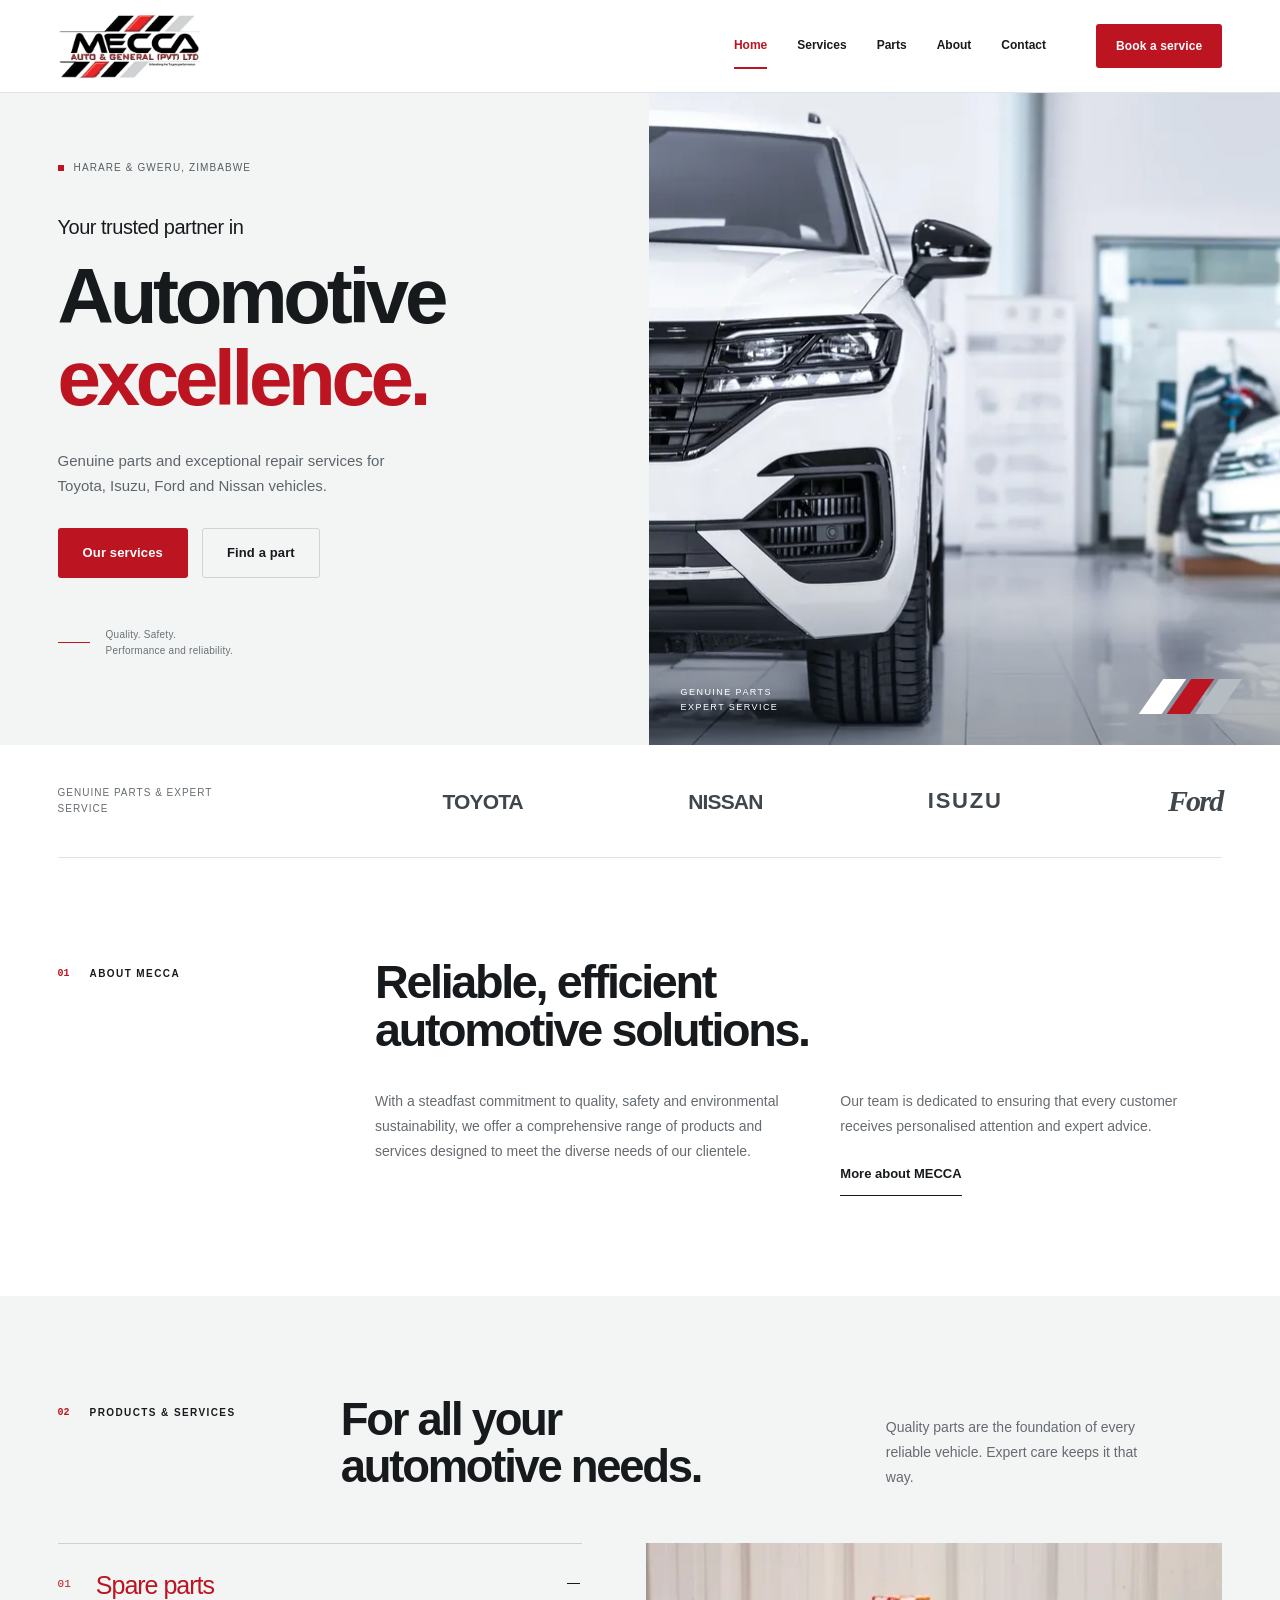
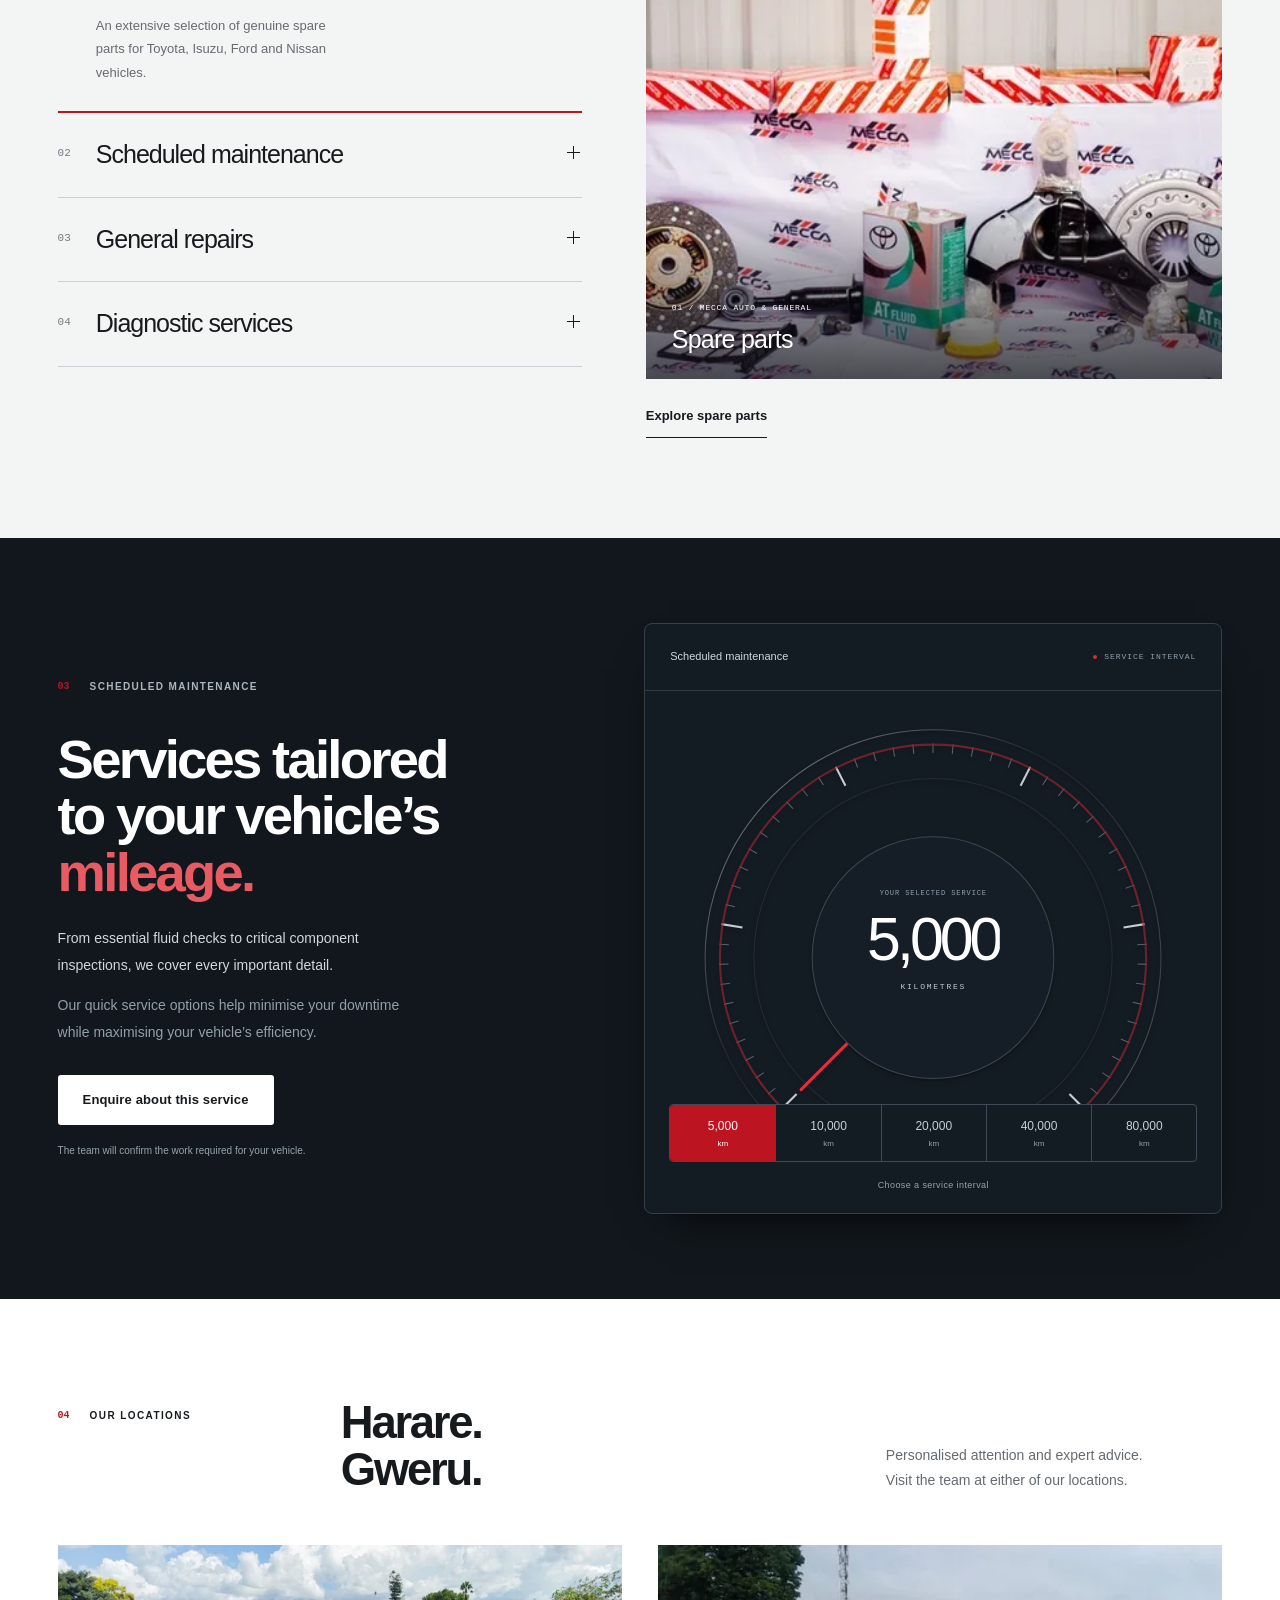
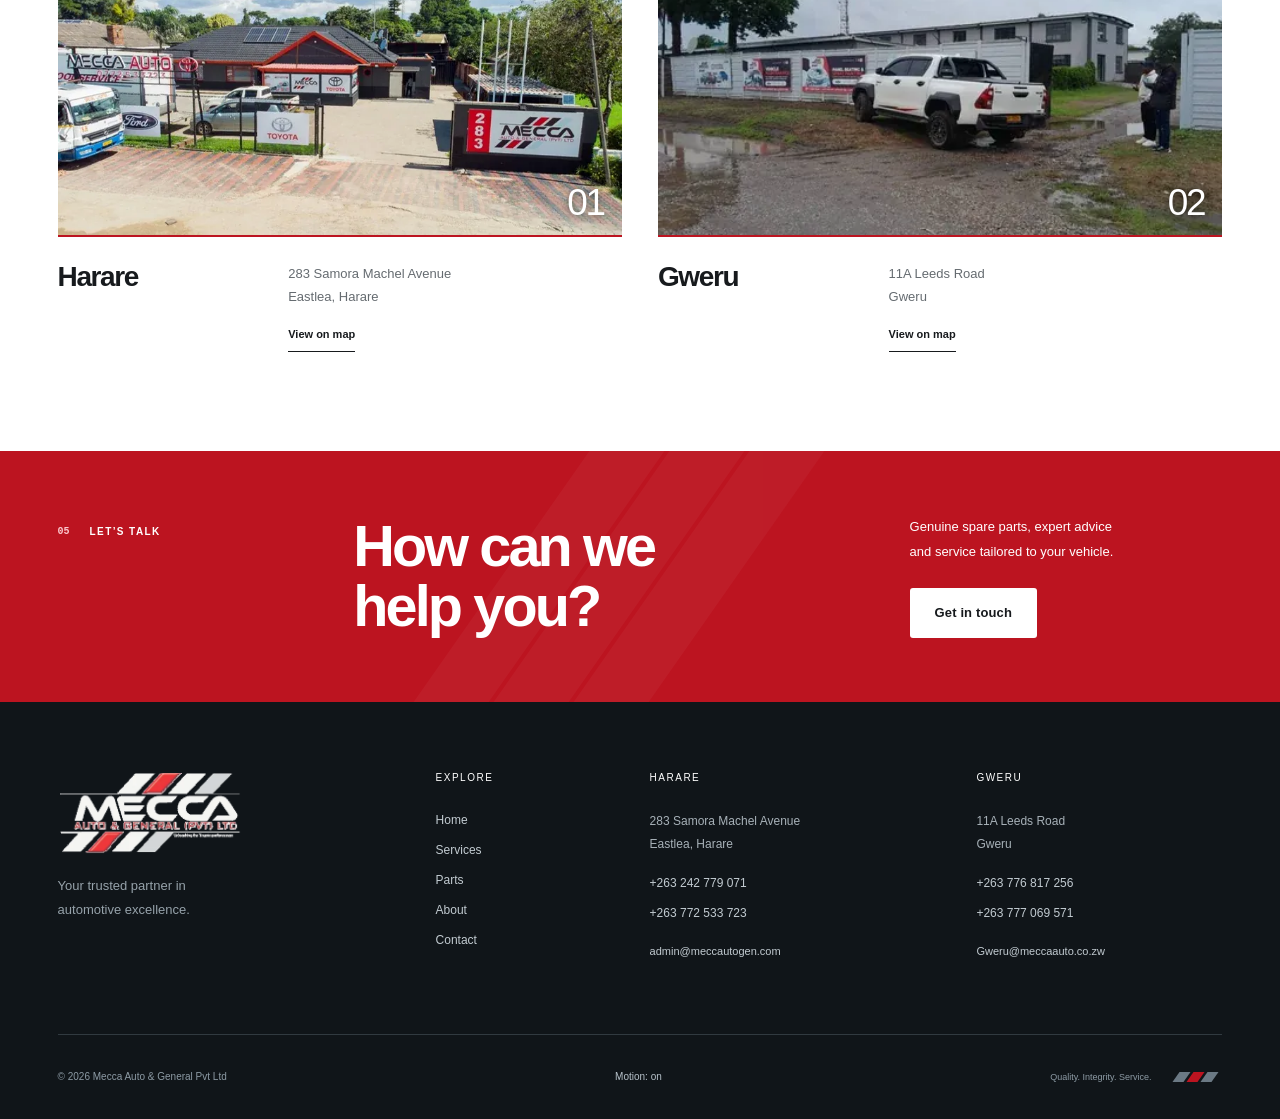
<file: index.html>
<!doctype html><html lang="en-ZW"><head><meta charset="utf-8"><meta name="viewport" content="width=device-width,initial-scale=1"><meta name="theme-color" content="#ffffff"><title>Your trusted partner in automotive excellence | MECCA Auto & General</title><meta name="description" content="Genuine parts and expert automotive services for Toyota, Isuzu, Ford and Nissan. Visit MECCA Auto &amp; General in Harare and Gweru."><link rel="canonical" href="https://mecca-auto-general.onrender.com/"><meta property="og:type" content="website"><meta property="og:title" content="Your trusted partner in automotive excellence | MECCA Auto & General"><meta property="og:description" content="Genuine parts and expert automotive services for Toyota, Isuzu, Ford and Nissan. Visit MECCA Auto &amp; General in Harare and Gweru."><meta property="og:url" content="https://mecca-auto-general.onrender.com/"><meta property="og:image" content="https://mecca-auto-general.onrender.com/assets/images/hero.webp"><meta property="og:locale" content="en_ZW"><meta name="twitter:card" content="summary_large_image"><link rel="icon" href="/favicon.svg" type="image/svg+xml"><link rel="stylesheet" href="/assets/site.css?v=0707eea311"><script src="/assets/site.js?v=1b02e62ab3" defer></script><script type="application/ld+json">{"@context":"https://schema.org","@type":"AutoRepair","name":"MECCA Auto & General","url":"https://mecca-auto-general.onrender.com","telephone":"+263242779071","email":"admin@meccautogen.com","image":"https://mecca-auto-general.onrender.com/assets/images/harare.webp","address":{"@type":"PostalAddress","streetAddress":"283 Samora Machel Avenue, Eastlea","addressLocality":"Harare","addressCountry":"ZW"}}</script></head><body data-page="home"><a class="skip-link" href="#main">Skip to content</a><header class="site-header"><div class="reading-progress" aria-hidden="true"></div><div class="header-inner wrap"><a class="wordmark" href="/" aria-label="MECCA Auto and General home"><img src="/assets/images/mecca-logo.webp"  width="376" height="172" alt="MECCA Auto &amp; General" decoding="async" ></a><nav class="desktop-nav" aria-label="Main navigation"><a href="/" aria-current="page">Home</a><a href="/services/" >Services</a><a href="/parts/" >Parts</a><a href="/about/" >About</a><a href="/contact/" >Contact</a></nav><div class="header-actions"><a class="button button--primary" href="/contact/?enquiry=Scheduled%20maintenance" ><span>Book a service</span></a><button class="menu-toggle" type="button" aria-expanded="false" aria-controls="mobile-menu" aria-label="Open menu"><span class="menu-word">Menu</span><span class="menu-lines" aria-hidden="true"><i></i><i></i></span></button></div></div><div id="mobile-menu" class="mobile-menu" hidden><nav class="wrap" aria-label="Mobile navigation"><a href="/" aria-current="page"><span class="mono">01</span>Home</a><a href="/services/" ><span class="mono">02</span>Services</a><a href="/parts/" ><span class="mono">03</span>Parts</a><a href="/about/" ><span class="mono">04</span>About</a><a href="/contact/" ><span class="mono">05</span>Contact</a><p>Harare & Gweru, Zimbabwe</p></nav></div><noscript><style>.menu-toggle{display:none!important}</style><nav class="no-js-nav wrap" aria-label="Site navigation"><a href="/">Home</a><a href="/services/">Services</a><a href="/parts/">Parts</a><a href="/about/">About</a><a href="/contact/">Contact</a></nav></noscript></header><main id="main" tabindex="-1"><section class="home-hero"><div class="hero-layout wrap"><div class="hero-copy"><p class="hero-overline"><span class="status-mark" aria-hidden="true"></span>HARARE & GWERU, ZIMBABWE</p><h1><span class="hero-prefix">Your trusted partner in</span><span class="headline-line"><span>Automotive</span></span><span class="headline-line"><span class="accent">excellence.</span></span></h1><p class="hero-description">Genuine parts and exceptional repair services for Toyota, Isuzu, Ford and Nissan vehicles.</p><div class="button-row"><a class="button button--primary" href="/services/" ><span>Our services</span></a><a class="button button--quiet" href="/parts/" ><span>Find a part</span></a></div><div class="hero-assurance"><span class="assurance-line"></span><p>Quality. Safety.<br>Performance and reliability.</p></div></div><figure class="hero-visual"><div class="hero-photo"><img src="/assets/images/hero.webp" srcset="/assets/images/hero-640.webp 640w, /assets/images/hero-1000.webp 1000w, /assets/images/hero.webp 1600w" sizes="(max-width: 720px) 100vw, 55vw" width="1600" height="1067" alt="A white Toyota vehicle" decoding="async" fetchpriority="high" loading="eager"></div><figcaption><span>GENUINE PARTS<br>EXPERT SERVICE</span><span class="brand-stripes" aria-hidden="true"><i></i><i></i><i></i></span></figcaption></figure></div></section><section class="brands wrap" aria-label="Vehicle brands we specialise in"><p>Genuine parts & expert service</p><div class="brand-names"><span>TOYOTA</span><span>NISSAN</span><span class="isuzu">ISUZU</span><span class="ford">Ford</span></div></section><section class="intro section"><div class="wrap intro-grid" data-reveal><p class="section-label"><span>01</span>ABOUT MECCA</p><div><h2>Reliable, efficient<br>automotive solutions.</h2><div class="intro-description"><p>With a steadfast commitment to quality, safety and environmental sustainability, we offer a comprehensive range of products and services designed to meet the diverse needs of our clientele.</p><div><p>Our team is dedicated to ensuring that every customer receives personalised attention and expert advice.</p><a class="text-link" href="/about/">More about MECCA</a></div></div></div></div></section><section class="section service-explorer" id="capabilities"><div class="wrap"><div class="section-heading" data-reveal><p class="section-label"><span>02</span>PRODUCTS & SERVICES</p><h2>For all your<br>automotive needs.</h2><p>Quality parts are the foundation of every reliable vehicle. Expert care keeps it that way.</p></div><div class="explorer-grid" data-reveal><div class="service-tabs" role="tablist" aria-label="Explore our services" aria-orientation="vertical"><button id="service-tab-0" type="button" role="tab" class="service-tab is-active" aria-selected="true" aria-controls="service-panel-0" tabindex="0" data-service-tab="0"><span class="service-tab-no">01</span><span class="service-tab-text"><span class="service-tab-title">Spare parts</span><span class="service-tab-description">An extensive selection of genuine spare parts for Toyota, Isuzu, Ford and Nissan vehicles.</span></span><span class="plus" aria-hidden="true"></span></button><button id="service-tab-1" type="button" role="tab" class="service-tab " aria-selected="false" aria-controls="service-panel-1" tabindex="-1" data-service-tab="1"><span class="service-tab-no">02</span><span class="service-tab-text"><span class="service-tab-title">Scheduled maintenance</span><span class="service-tab-description">Comprehensive scheduled maintenance to keep your vehicle running at its best.</span></span><span class="plus" aria-hidden="true"></span></button><button id="service-tab-2" type="button" role="tab" class="service-tab " aria-selected="false" aria-controls="service-panel-2" tabindex="-1" data-service-tab="2"><span class="service-tab-no">03</span><span class="service-tab-text"><span class="service-tab-title">General repairs</span><span class="service-tab-description">Engine, chassis, suspension and brake repairs to keep your vehicle running smoothly.</span></span><span class="plus" aria-hidden="true"></span></button><button id="service-tab-3" type="button" role="tab" class="service-tab " aria-selected="false" aria-controls="service-panel-3" tabindex="-1" data-service-tab="3"><span class="service-tab-no">04</span><span class="service-tab-text"><span class="service-tab-title">Diagnostic services</span><span class="service-tab-description">Advanced diagnostic equipment and software for accurate problem identification.</span></span><span class="plus" aria-hidden="true"></span></button></div><div class="service-panels"><div id="service-panel-0" role="tabpanel" aria-labelledby="service-tab-0" class="service-panel is-active" ><figure><img src="/assets/images/service-kits.webp"  width="720" height="338" alt="Genuine parts displayed at MECCA" decoding="async" loading="lazy"><figcaption><span class="mono">01 / MECCA AUTO & GENERAL</span><span>Spare parts</span></figcaption></figure><a class="text-link" href="/parts/">Explore spare parts</a></div><div id="service-panel-1" role="tabpanel" aria-labelledby="service-tab-1" class="service-panel " hidden><figure><img src="/assets/images/workshop.webp"  width="800" height="600" alt="Vehicles in the MECCA workshop" decoding="async" loading="lazy"><figcaption><span class="mono">02 / MECCA AUTO & GENERAL</span><span>Scheduled maintenance</span></figcaption></figure><a class="text-link" href="/services/#maintenance">Explore maintenance</a></div><div id="service-panel-2" role="tabpanel" aria-labelledby="service-tab-2" class="service-panel " hidden><figure><img src="/assets/images/technicians.webp"  width="800" height="533" alt="MECCA technicians working on a vehicle" decoding="async" loading="lazy"><figcaption><span class="mono">03 / MECCA AUTO & GENERAL</span><span>General repairs</span></figcaption></figure><a class="text-link" href="/services/#repairs">Explore repairs</a></div><div id="service-panel-3" role="tabpanel" aria-labelledby="service-tab-3" class="service-panel " hidden><figure><img src="/assets/images/underside.webp"  width="725" height="393" alt="Vehicle inspection at MECCA" decoding="async" loading="lazy"><figcaption><span class="mono">04 / MECCA AUTO & GENERAL</span><span>Diagnostic services</span></figcaption></figure><a class="text-link" href="/services/#diagnostics">Explore diagnostics</a></div></div></div></div></section><section class="maintenance-block maintenance-home" id="maintenance"><div class="wrap maintenance-inner"><div class="maintenance-copy" data-reveal><p class="section-label"><span>03</span>SCHEDULED MAINTENANCE</p><h2>Services tailored<br>to your vehicle’s<br><span>mileage.</span></h2><p>From essential fluid checks to critical component inspections, we cover every important detail.</p><p class="muted-light">Our quick service options help minimise your downtime while maximising your vehicle’s efficiency.</p><a class="button button--white" href="/contact/?enquiry=Scheduled%20maintenance&amp;interval=5000" data-interval-link><span>Enquire about this service</span></a><small>The team will confirm the work required for your vehicle.</small></div><div data-reveal><div class="service-instrument" data-gauge><div class="instrument-top"><span>Scheduled maintenance</span><span class="instrument-state"><i></i>SERVICE INTERVAL</span></div><div class="instrument-face"><svg class="gauge-svg" viewBox="0 0 500 420" aria-hidden="true"><defs><linearGradient id="metal-home" x1="0" x2="1" y2="1"><stop offset="0" stop-color="#8b9298"/><stop offset=".4" stop-color="#20272c"/><stop offset="1" stop-color="#505b63"/></linearGradient></defs><circle cx="250" cy="244" r="215" fill="none" stroke="url(#metal-home)" stroke-width="1"/><circle cx="250" cy="244" r="169" fill="none" stroke="#222c34"/><g class="gauge-ticks"><line x1="121.30656582404833" y1="372.69343417595167" x2="107.16443020031736" y2="386.8355697996826" class="major"/><line x1="101.29094414427269" y1="367.0228300214971" x2="94.35632495929056" y2="372.7596459292353" class="minor"/><line x1="90.37344916500953" y1="352.48209192546113" x2="82.92972399653846" y2="357.5408423261303" class="minor"/><line x1="80.87281075153433" y1="336.9784591016311" x2="72.98605063113956" y2="341.3142421685465" class="minor"/><line x1="72.87335724299166" y1="320.6495428925127" x2="64.61356561183584" y2="324.2238739082257" class="minor"/><line x1="66.44609235503538" y1="303.6402799143649" x2="57.88658370837899" y2="306.4214328637394" class="minor"/><line x1="61.648064945821716" y1="286.1016455895326" x2="52.86481408837301" y2="288.0649347621015" class="minor"/><line x1="58.52186264630578" y1="268.18931407791064" x2="49.59283033447548" y2="269.31731317998936" class="minor"/><line x1="57.0952338494138" y1="250.0622765020788" x2="48.09967480612221" y2="250.34497333378195" class="minor"/><line x1="57.3808414133436" y1="231.88142973084248" x2="48.39860085748916" y2="231.31631505507866" class="minor"/><line x1="70.24072201168494" y1="215.52892736267796" x2="50.48695519978219" y2="212.40023806187335" class="major"/><line x1="63.0634499021742" y1="196.00285177718303" x2="54.346201452016516" y2="193.76464279269933" class="minor"/><line x1="68.41001159183452" y1="178.6235813926587" x2="59.94208467124648" y2="175.57494011045105" class="minor"/><line x1="75.36837887405821" y1="161.824596727941" x2="67.22493540186406" y2="157.99258310385534" class="minor"/><line x1="83.87678878823891" y1="145.75500676017833" x2="76.1301105452034" y2="141.173634018425" class="minor"/><line x1="93.85972008563516" y1="130.55744630755265" x2="86.57856713626063" y2="125.2673790369204" class="minor"/><line x1="105.22856356132132" y1="116.3668099925352" x2="98.47756393464718" y2="110.41500320462234" class="minor"/><line x1="117.88240855576313" y1="103.30905490766753" x2="111.72148460240496" y2="96.74833726087482" class="minor"/><line x1="131.70893864497558" y1="91.50008261149173" x2="126.1927751620988" y2="84.3886875001105" class="minor"/><line x1="146.5854285690537" y1="81.04471037811106" x2="141.76298741424273" y2="73.44575904859292" class="minor"/><line x1="167.3737290474025" y1="81.83681259771706" x2="158.29391905261156" y2="64.01668211394968" class="major"/><line x1="178.9519613318572" y1="64.55313822356746" x2="175.63884035769507" y2="56.1851498505732" class="minor"/><line x1="196.15471653442876" y1="58.66331866434999" x2="193.6437965800757" y2="50.0206754932575" class="minor"/><line x1="213.83540628495518" y1="54.418560609363084" x2="212.14897445368368" y2="45.577975352804884" class="minor"/><line x1="231.83709552952683" y1="51.85654083160554" x2="230.99012070966023" y2="42.89648315017783" class="minor"/><line x1="250" y1="51" x2="250" y2="42" class="minor"/><line x1="268.1629044704733" y1="51.85654083160557" x2="269.0098792903399" y2="42.89648315017783" class="minor"/><line x1="286.16459371504493" y1="54.41856060936311" x2="287.85102554631646" y2="45.57797535280491" class="minor"/><line x1="303.84528346557136" y1="58.663318664350015" x2="306.3562034199244" y2="50.02067549325753" class="minor"/><line x1="321.0480386681429" y1="64.55313822356752" x2="324.361159642305" y2="56.185149850573254" class="minor"/><line x1="332.6262709525975" y1="81.83681259771706" x2="341.7060809473885" y2="64.01668211394971" class="major"/><line x1="353.41457143094635" y1="81.04471037811112" x2="358.2370125857573" y2="73.44575904859298" class="minor"/><line x1="368.2910613550245" y1="91.50008261149179" x2="373.8072248379013" y2="84.38868750011059" class="minor"/><line x1="382.11759144423695" y1="103.30905490766762" x2="388.27851539759513" y2="96.7483372608749" class="minor"/><line x1="394.77143643867873" y1="116.36680999253524" x2="401.52243606535285" y2="110.41500320462237" class="minor"/><line x1="406.1402799143649" y1="130.55744630755268" x2="413.42143286373937" y2="125.26737903692043" class="minor"/><line x1="416.12321121176115" y1="145.75500676017836" x2="423.86988945479663" y2="141.17363401842502" class="minor"/><line x1="424.6316211259418" y1="161.824596727941" x2="432.77506459813594" y2="157.99258310385537" class="minor"/><line x1="431.58998840816554" y1="178.62358139265882" x2="440.05791532875355" y2="175.5749401104512" class="minor"/><line x1="436.93655009782583" y1="196.0028517771831" x2="445.6537985479835" y2="193.76464279269942" class="minor"/><line x1="429.75927798831503" y1="215.528927362678" x2="449.5130448002178" y2="212.40023806187335" class="major"/><line x1="442.6191585866564" y1="231.88142973084254" x2="451.60139914251084" y2="231.31631505507872" class="minor"/><line x1="442.90476615058617" y1="250.0622765020788" x2="451.9003251938778" y2="250.34497333378195" class="minor"/><line x1="441.47813735369425" y1="268.18931407791075" x2="450.4071696655245" y2="269.3173131799895" class="minor"/><line x1="438.3519350541782" y1="286.1016455895328" x2="447.135185911627" y2="288.0649347621017" class="minor"/><line x1="433.5539076449646" y1="303.64027991436495" x2="442.113416291621" y2="306.4214328637395" class="minor"/><line x1="427.12664275700837" y1="320.64954289251267" x2="435.38643438816416" y2="324.2238739082257" class="minor"/><line x1="419.12718924846564" y1="336.9784591016311" x2="427.0139493688604" y2="341.3142421685465" class="minor"/><line x1="409.6265508349903" y1="352.4820919254613" x2="417.0702760034614" y2="357.5408423261305" class="minor"/><line x1="398.7090558557273" y1="367.02283002149716" x2="405.64367504070935" y2="372.7596459292354" class="minor"/><line x1="378.69343417595167" y1="372.69343417595167" x2="392.8355697996826" y2="386.8355697996826" class="major"/></g><path class="gauge-track" d="M107.87 386.13 A201 201 0 1 1 392.13 386.13" fill="none"/><g class="gauge-needle" style="transform:rotate(-135deg)"><line x1="250" y1="234" x2="250" y2="68"/><circle cx="250" cy="244" r="9" fill="#ce1e2a"/></g><circle cx="250" cy="244" r="114" class="gauge-hub"/></svg><div class="odometer"><span class="mono">YOUR SELECTED SERVICE</span><span class="odometer-window" aria-hidden="true"><span class="odometer-number">5,000</span></span><output class="sr-only gauge-output" aria-live="polite">5,000 kilometres service</output><span class="odometer-unit">KILOMETRES</span></div></div><fieldset class="interval-controls"><legend class="sr-only">Choose your service interval</legend><label class="interval-option"><input type="radio" name="interval-home" value="5000" checked><span>5,000<small>km</small></span></label><label class="interval-option"><input type="radio" name="interval-home" value="10000" ><span>10,000<small>km</small></span></label><label class="interval-option"><input type="radio" name="interval-home" value="20000" ><span>20,000<small>km</small></span></label><label class="interval-option"><input type="radio" name="interval-home" value="40000" ><span>40,000<small>km</small></span></label><label class="interval-option"><input type="radio" name="interval-home" value="80000" ><span>80,000<small>km</small></span></label></fieldset><p class="instrument-note">Choose a service interval</p></div></div></div></section><section class="section locations-section" id="locations"><div class="wrap"><div class="section-heading" data-reveal><p class="section-label"><span>04</span>OUR LOCATIONS</p><h2>Harare.<br>Gweru.</h2><p>Personalised attention and expert advice.<br>Visit the team at either of our locations.</p></div><div class="locations-grid"><article class="location" data-reveal><figure><img src="/assets/images/harare.webp"  width="800" height="428" alt="MECCA premises at 283 Samora Machel Avenue, Harare" decoding="async" loading="lazy"><span class="location-number" aria-hidden="true">01</span></figure><div class="location-info"><h3>Harare</h3><address>283 Samora Machel Avenue<br>Eastlea, Harare</address><a class="text-link" href="https://www.google.com/maps/search/?api=1&query=MECCA%20Auto%20283%20Samora%20Machel%20Avenue%20Harare" target="_blank" rel="noopener noreferrer">View on map<span class="sr-only">, opens in a new tab</span></a></div></article><article class="location" data-reveal><figure><img src="/assets/images/gweru.webp"  width="480" height="270" alt="MECCA premises at 11A Leeds Road, Gweru" decoding="async" loading="lazy"><span class="location-number" aria-hidden="true">02</span></figure><div class="location-info"><h3>Gweru</h3><address>11A Leeds Road<br>Gweru</address><a class="text-link" href="https://www.google.com/maps/search/?api=1&query=MECCA%20Auto%2011A%20Leeds%20Road%20Gweru" target="_blank" rel="noopener noreferrer">View on map<span class="sr-only">, opens in a new tab</span></a></div></article></div></div></section><section class="contact-band"><div class="wrap contact-band-inner" data-reveal><p class="section-label"><span>05</span>LET’S TALK</p><h2>How can we<br>help you?</h2><div><p>Genuine spare parts, expert advice<br>and service tailored to your vehicle.</p><a class="button button--white" href="/contact/" ><span>Get in touch</span></a></div><span class="brand-stripes" aria-hidden="true"><i></i><i></i><i></i></span></div></section></main><footer class="site-footer"><div class="wrap"><div class="footer-top"><div class="footer-brand"><img src="/assets/images/mecca-logo-light.webp"  width="376" height="172" alt="MECCA Auto &amp; General" decoding="async" loading="lazy"><p>Your trusted partner in<br>automotive excellence.</p></div><div><h2>Explore</h2><nav aria-label="Footer navigation"><a href="/">Home</a><a href="/services/">Services</a><a href="/parts/">Parts</a><a href="/about/">About</a><a href="/contact/">Contact</a></nav></div><div><h2>Harare</h2><p>283 Samora Machel Avenue<br>Eastlea, Harare</p><a href="tel:+263242779071">+263 242 779 071</a><a href="tel:+263772533723">+263 772 533 723</a><a class="footer-email" href="mailto:admin@meccautogen.com">admin@meccautogen.com</a></div><div><h2>Gweru</h2><p>11A Leeds Road<br>Gweru</p><a href="tel:+263776817256">+263 776 817 256</a><a href="tel:+263777069571">+263 777 069 571</a><a class="footer-email" href="mailto:Gweru@meccaauto.co.zw">Gweru@meccaauto.co.zw</a></div></div><div class="footer-bottom"><p>© 2026 Mecca Auto & General Pvt Ltd</p><button type="button" class="motion-toggle" aria-pressed="false">Motion: on</button><span class="footer-signature">Quality. Integrity. Service. <span class="brand-stripes" aria-hidden="true"><i></i><i></i><i></i></span></span></div></div></footer></body></html>
</file>
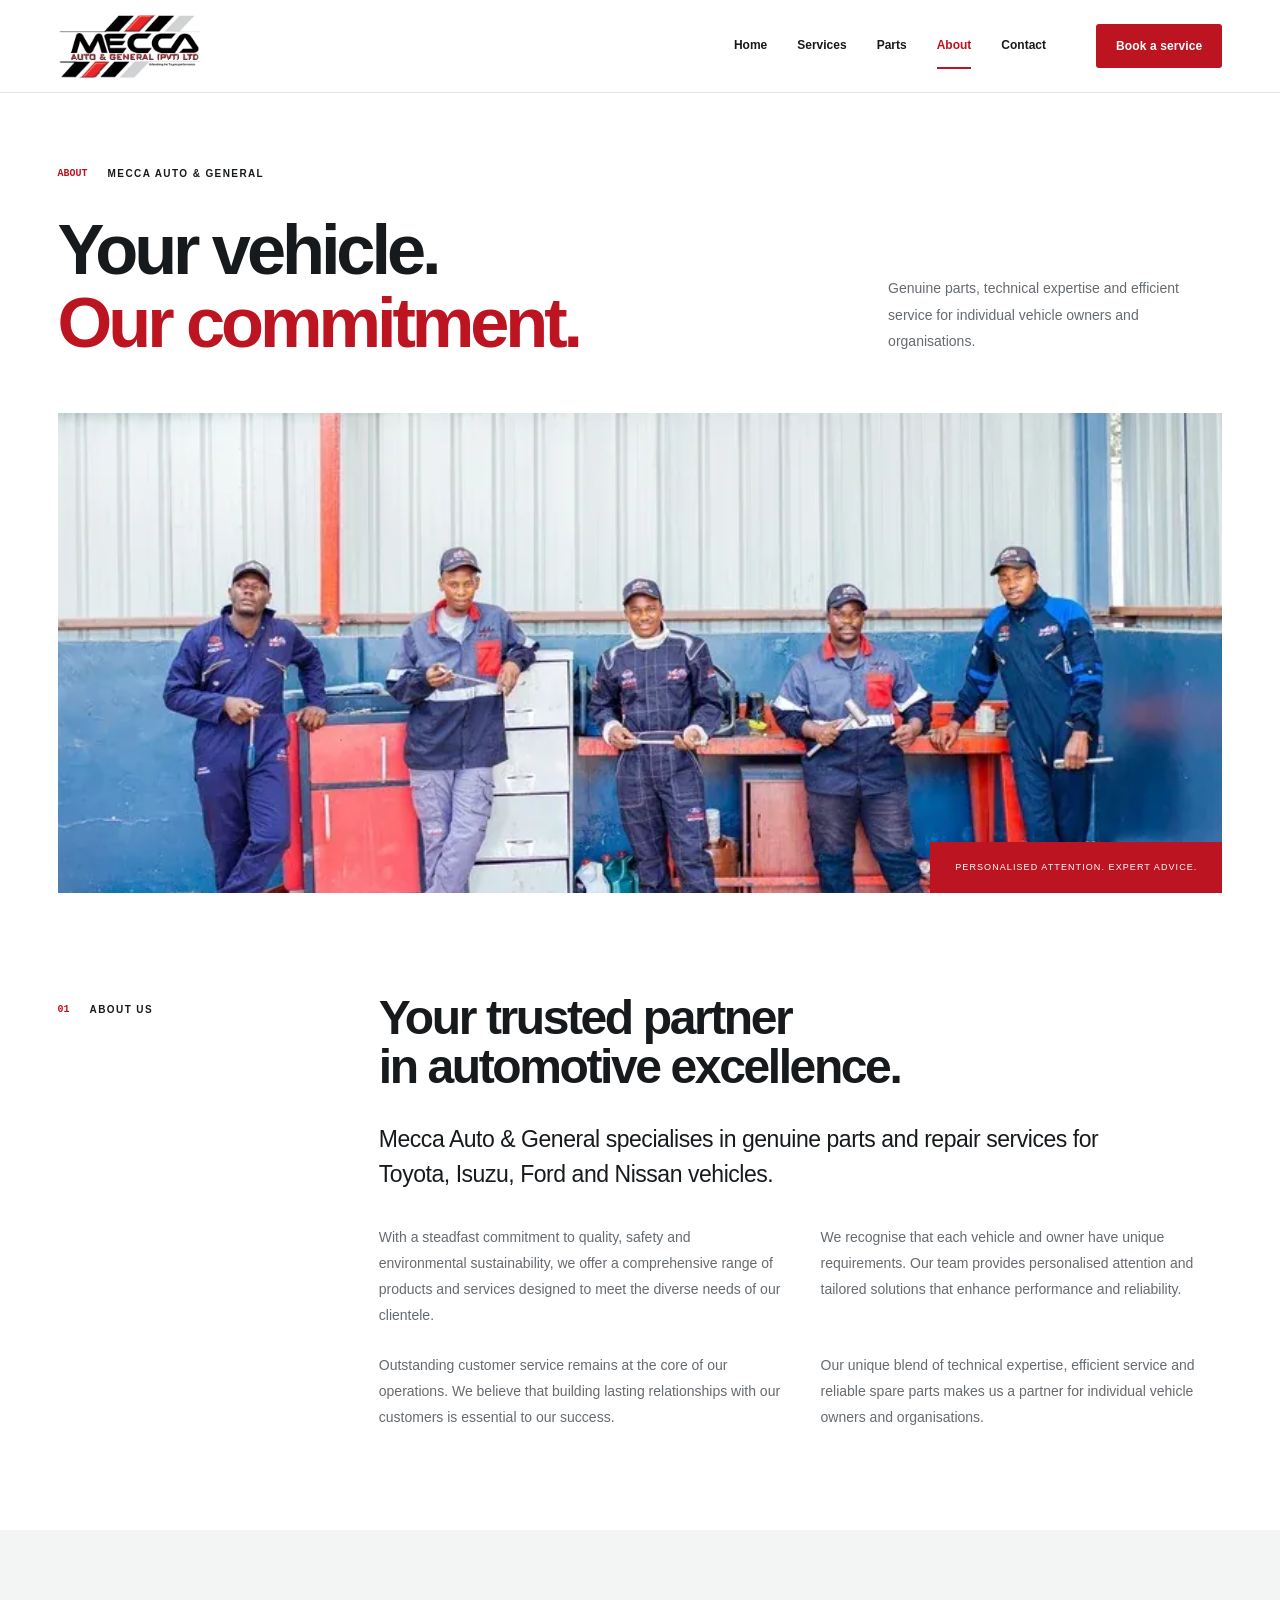
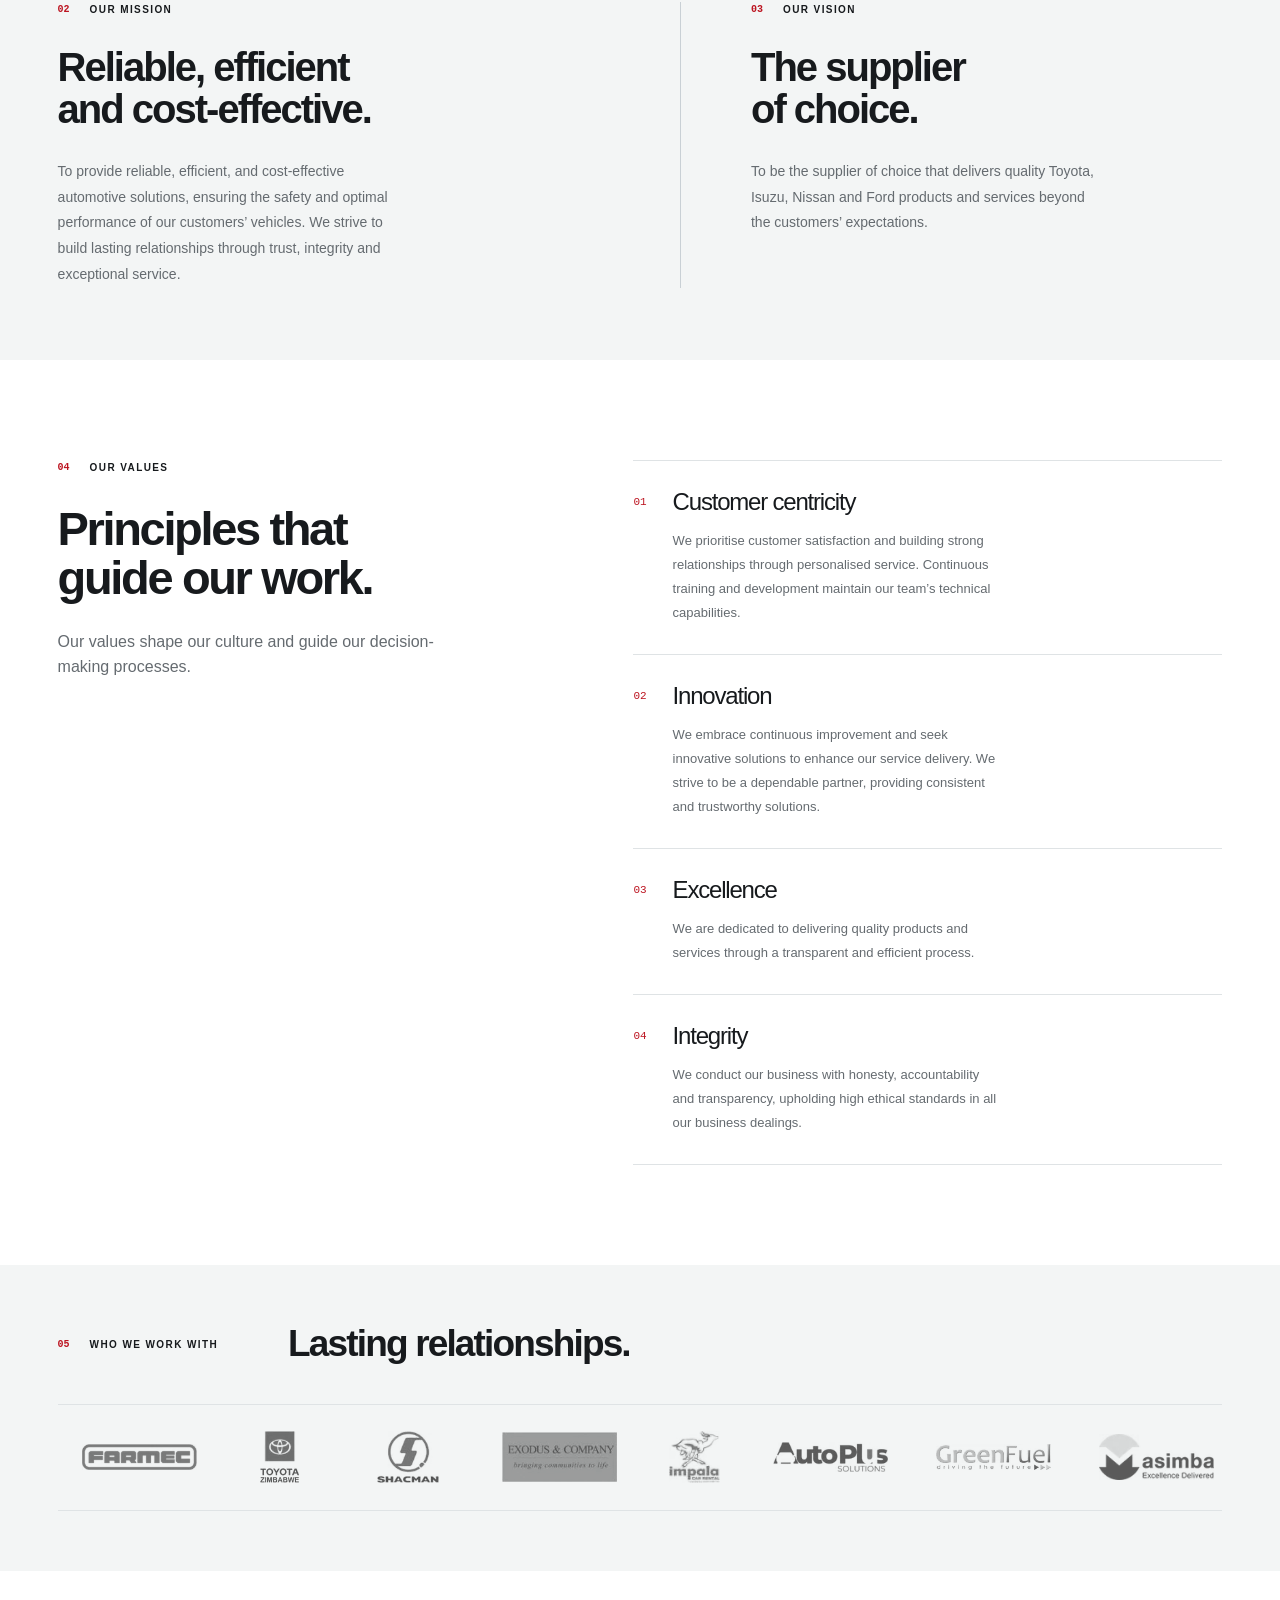
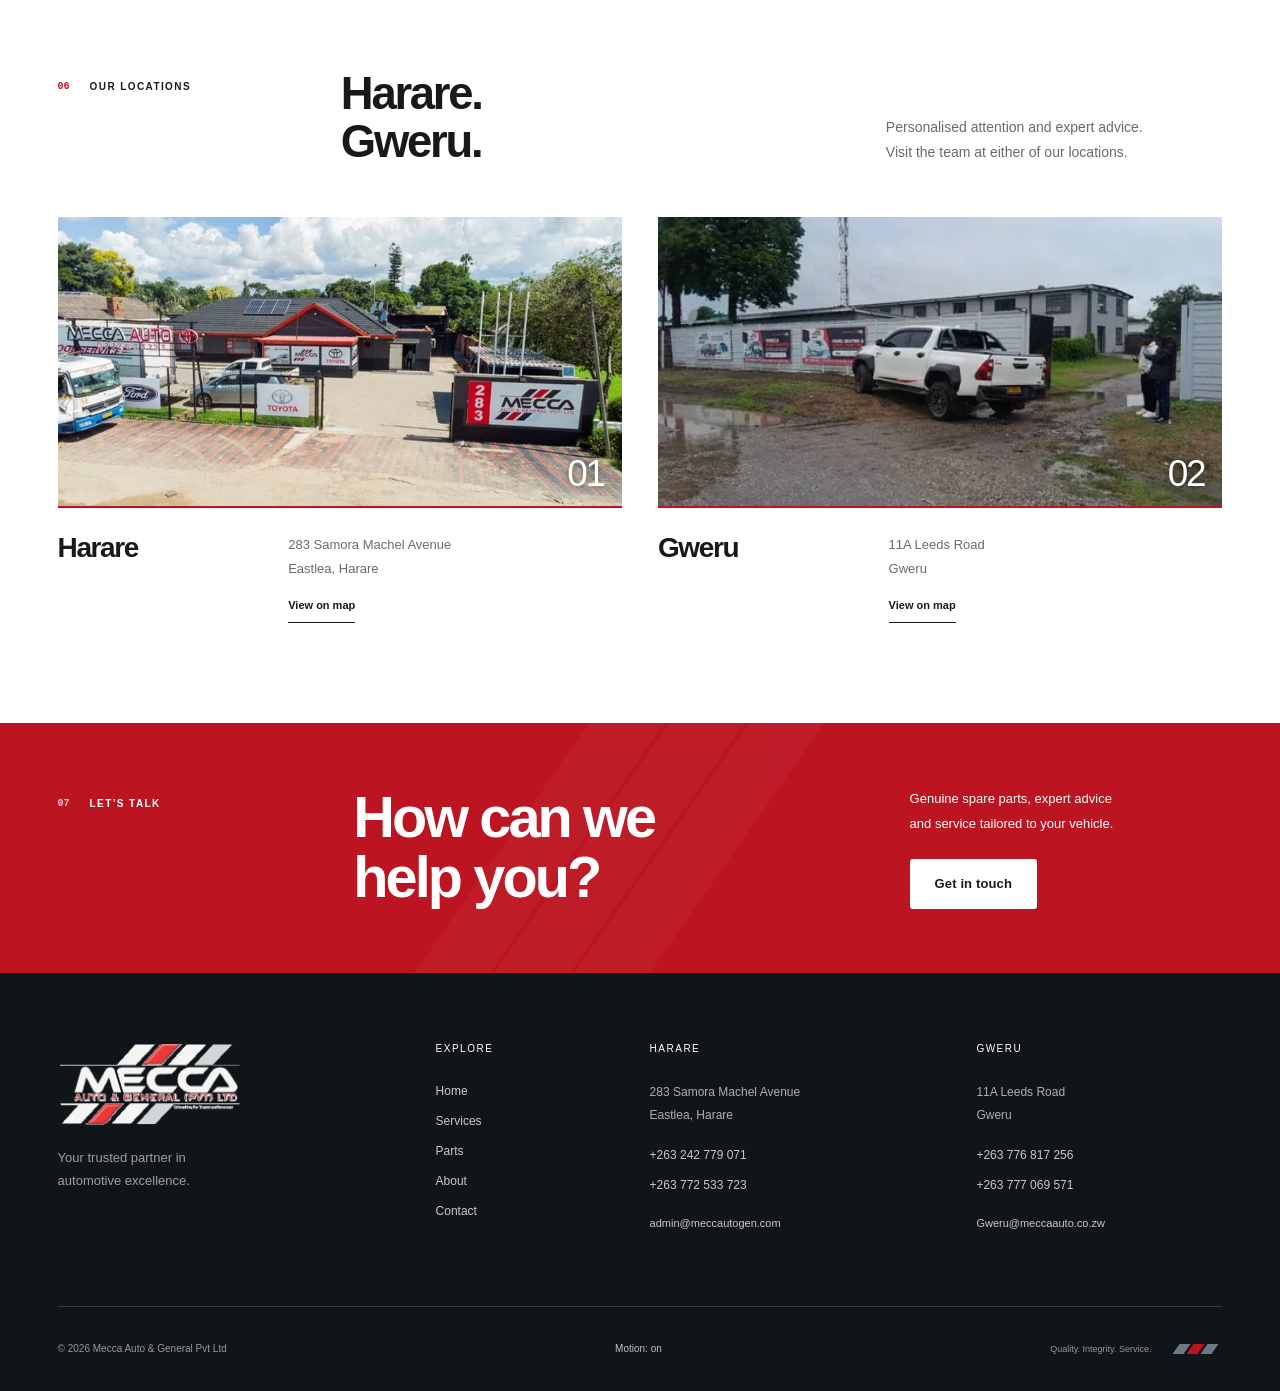
<file: about/index.html>
<!doctype html><html lang="en-ZW"><head><meta charset="utf-8"><meta name="viewport" content="width=device-width,initial-scale=1"><meta name="theme-color" content="#ffffff"><title>About MECCA | MECCA Auto & General</title><meta name="description" content="Our mission, vision and values. Genuine parts and automotive services for individual vehicle owners and organisations."><link rel="canonical" href="https://mecca-auto-general.onrender.com/about/"><meta property="og:type" content="website"><meta property="og:title" content="About MECCA | MECCA Auto & General"><meta property="og:description" content="Our mission, vision and values. Genuine parts and automotive services for individual vehicle owners and organisations."><meta property="og:url" content="https://mecca-auto-general.onrender.com/about/"><meta property="og:image" content="https://mecca-auto-general.onrender.com/assets/images/hero.webp"><meta property="og:locale" content="en_ZW"><meta name="twitter:card" content="summary_large_image"><link rel="icon" href="/favicon.svg" type="image/svg+xml"><link rel="stylesheet" href="/assets/site.css?v=0707eea311"><script src="/assets/site.js?v=1b02e62ab3" defer></script><script type="application/ld+json">{"@context":"https://schema.org","@type":"AutoRepair","name":"MECCA Auto & General","url":"https://mecca-auto-general.onrender.com","telephone":"+263242779071","email":"admin@meccautogen.com","image":"https://mecca-auto-general.onrender.com/assets/images/harare.webp","address":{"@type":"PostalAddress","streetAddress":"283 Samora Machel Avenue, Eastlea","addressLocality":"Harare","addressCountry":"ZW"}}</script></head><body data-page="about"><a class="skip-link" href="#main">Skip to content</a><header class="site-header"><div class="reading-progress" aria-hidden="true"></div><div class="header-inner wrap"><a class="wordmark" href="/" aria-label="MECCA Auto and General home"><img src="/assets/images/mecca-logo.webp"  width="376" height="172" alt="MECCA Auto &amp; General" decoding="async" ></a><nav class="desktop-nav" aria-label="Main navigation"><a href="/" >Home</a><a href="/services/" >Services</a><a href="/parts/" >Parts</a><a href="/about/" aria-current="page">About</a><a href="/contact/" >Contact</a></nav><div class="header-actions"><a class="button button--primary" href="/contact/?enquiry=Scheduled%20maintenance" ><span>Book a service</span></a><button class="menu-toggle" type="button" aria-expanded="false" aria-controls="mobile-menu" aria-label="Open menu"><span class="menu-word">Menu</span><span class="menu-lines" aria-hidden="true"><i></i><i></i></span></button></div></div><div id="mobile-menu" class="mobile-menu" hidden><nav class="wrap" aria-label="Mobile navigation"><a href="/" ><span class="mono">01</span>Home</a><a href="/services/" ><span class="mono">02</span>Services</a><a href="/parts/" ><span class="mono">03</span>Parts</a><a href="/about/" aria-current="page"><span class="mono">04</span>About</a><a href="/contact/" ><span class="mono">05</span>Contact</a><p>Harare & Gweru, Zimbabwe</p></nav></div><noscript><style>.menu-toggle{display:none!important}</style><nav class="no-js-nav wrap" aria-label="Site navigation"><a href="/">Home</a><a href="/services/">Services</a><a href="/parts/">Parts</a><a href="/about/">About</a><a href="/contact/">Contact</a></nav></noscript></header><main id="main" tabindex="-1"><section class="page-intro wrap"><div data-reveal><p class="section-label"><span>ABOUT</span>MECCA AUTO & GENERAL</p><h1>Your vehicle.<br><span class="accent">Our commitment.</span></h1></div><p data-reveal>Genuine parts, technical expertise and efficient service for individual vehicle owners and organisations.</p></section><figure class="team-banner wrap" data-reveal><img src="/assets/images/team.webp"  width="800" height="498" alt="The MECCA Auto &amp; General workshop team" decoding="async" fetchpriority="high" loading="eager"><figcaption>PERSONALISED ATTENTION. EXPERT ADVICE.</figcaption></figure><section class="section"><div class="wrap about-story" data-reveal><p class="section-label"><span>01</span>ABOUT US</p><div><h2>Your trusted partner<br>in automotive excellence.</h2><p class="lead">Mecca Auto & General specialises in genuine parts and repair services for Toyota, Isuzu, Ford and Nissan vehicles.</p><div class="story-columns"><p>With a steadfast commitment to quality, safety and environmental sustainability, we offer a comprehensive range of products and services designed to meet the diverse needs of our clientele.</p><p>We recognise that each vehicle and owner have unique requirements. Our team provides personalised attention and tailored solutions that enhance performance and reliability.</p><p>Outstanding customer service remains at the core of our operations. We believe that building lasting relationships with our customers is essential to our success.</p><p>Our unique blend of technical expertise, efficient service and reliable spare parts makes us a partner for individual vehicle owners and organisations.</p></div></div></div></section><section class="purpose-section"><div class="wrap purpose-grid"><article data-reveal><p class="section-label"><span>02</span>OUR MISSION</p><h2>Reliable, efficient<br>and cost-effective.</h2><p>To provide reliable, efficient, and cost-effective automotive solutions, ensuring the safety and optimal performance of our customers’ vehicles. We strive to build lasting relationships through trust, integrity and exceptional service.</p></article><article data-reveal><p class="section-label"><span>03</span>OUR VISION</p><h2>The supplier<br>of choice.</h2><p>To be the supplier of choice that delivers quality Toyota, Isuzu, Nissan and Ford products and services beyond the customers’ expectations.</p></article></div></section><section class="section"><div class="wrap values-section"><div data-reveal><p class="section-label"><span>04</span>OUR VALUES</p><h2>Principles that<br>guide our work.</h2><p class="body-copy">Our values shape our culture and guide our decision-making processes.</p></div><div class="values-list"><article data-reveal><span class="value-number">01</span><div><h3>Customer centricity</h3><p>We prioritise customer satisfaction and building strong relationships through personalised service. Continuous training and development maintain our team’s technical capabilities.</p></div></article><article data-reveal><span class="value-number">02</span><div><h3>Innovation</h3><p>We embrace continuous improvement and seek innovative solutions to enhance our service delivery. We strive to be a dependable partner, providing consistent and trustworthy solutions.</p></div></article><article data-reveal><span class="value-number">03</span><div><h3>Excellence</h3><p>We are dedicated to delivering quality products and services through a transparent and efficient process.</p></div></article><article data-reveal><span class="value-number">04</span><div><h3>Integrity</h3><p>We conduct our business with honesty, accountability and transparency, upholding high ethical standards in all our business dealings.</p></div></article></div></div></section><section class="section clients-section"><div class="wrap" data-reveal><div class="client-heading"><p class="section-label"><span>05</span>WHO WE WORK WITH</p><h2>Lasting relationships.</h2></div><div class="client-logos"><div><img src="/assets/images/client-farmec.webp"  width="193" height="43" alt="Farmec" decoding="async" loading="lazy"></div><div><img src="/assets/images/client-toyota-zimbabwe.webp"  width="70" height="92" alt="Toyota Zimbabwe" decoding="async" loading="lazy"></div><div><img src="/assets/images/client-shacman.webp"  width="91" height="76" alt="Shacman" decoding="async" loading="lazy"></div><div><img src="/assets/images/client-exodus.webp"  width="157" height="68" alt="Exodus &amp; Company" decoding="async" loading="lazy"></div><div><img src="/assets/images/client-impala.webp"  width="60" height="61" alt="Impala" decoding="async" loading="lazy"></div><div><img src="/assets/images/client-autoplus.webp"  width="163" height="43" alt="AutoPlus" decoding="async" loading="lazy"></div><div><img src="/assets/images/client-greenfuel.webp"  width="190" height="44" alt="GreenFuel" decoding="async" loading="lazy"></div><div><img src="/assets/images/client-masimba.webp"  width="138" height="56" alt="Masimba" decoding="async" loading="lazy"></div></div></div></section><section class="section locations-section" id="locations"><div class="wrap"><div class="section-heading" data-reveal><p class="section-label"><span>06</span>OUR LOCATIONS</p><h2>Harare.<br>Gweru.</h2><p>Personalised attention and expert advice.<br>Visit the team at either of our locations.</p></div><div class="locations-grid"><article class="location" data-reveal><figure><img src="/assets/images/harare.webp"  width="800" height="428" alt="MECCA premises at 283 Samora Machel Avenue, Harare" decoding="async" loading="lazy"><span class="location-number" aria-hidden="true">01</span></figure><div class="location-info"><h3>Harare</h3><address>283 Samora Machel Avenue<br>Eastlea, Harare</address><a class="text-link" href="https://www.google.com/maps/search/?api=1&query=MECCA%20Auto%20283%20Samora%20Machel%20Avenue%20Harare" target="_blank" rel="noopener noreferrer">View on map<span class="sr-only">, opens in a new tab</span></a></div></article><article class="location" data-reveal><figure><img src="/assets/images/gweru.webp"  width="480" height="270" alt="MECCA premises at 11A Leeds Road, Gweru" decoding="async" loading="lazy"><span class="location-number" aria-hidden="true">02</span></figure><div class="location-info"><h3>Gweru</h3><address>11A Leeds Road<br>Gweru</address><a class="text-link" href="https://www.google.com/maps/search/?api=1&query=MECCA%20Auto%2011A%20Leeds%20Road%20Gweru" target="_blank" rel="noopener noreferrer">View on map<span class="sr-only">, opens in a new tab</span></a></div></article></div></div></section><section class="contact-band"><div class="wrap contact-band-inner" data-reveal><p class="section-label"><span>07</span>LET’S TALK</p><h2>How can we<br>help you?</h2><div><p>Genuine spare parts, expert advice<br>and service tailored to your vehicle.</p><a class="button button--white" href="/contact/" ><span>Get in touch</span></a></div><span class="brand-stripes" aria-hidden="true"><i></i><i></i><i></i></span></div></section></main><footer class="site-footer"><div class="wrap"><div class="footer-top"><div class="footer-brand"><img src="/assets/images/mecca-logo-light.webp"  width="376" height="172" alt="MECCA Auto &amp; General" decoding="async" loading="lazy"><p>Your trusted partner in<br>automotive excellence.</p></div><div><h2>Explore</h2><nav aria-label="Footer navigation"><a href="/">Home</a><a href="/services/">Services</a><a href="/parts/">Parts</a><a href="/about/">About</a><a href="/contact/">Contact</a></nav></div><div><h2>Harare</h2><p>283 Samora Machel Avenue<br>Eastlea, Harare</p><a href="tel:+263242779071">+263 242 779 071</a><a href="tel:+263772533723">+263 772 533 723</a><a class="footer-email" href="mailto:admin@meccautogen.com">admin@meccautogen.com</a></div><div><h2>Gweru</h2><p>11A Leeds Road<br>Gweru</p><a href="tel:+263776817256">+263 776 817 256</a><a href="tel:+263777069571">+263 777 069 571</a><a class="footer-email" href="mailto:Gweru@meccaauto.co.zw">Gweru@meccaauto.co.zw</a></div></div><div class="footer-bottom"><p>© 2026 Mecca Auto & General Pvt Ltd</p><button type="button" class="motion-toggle" aria-pressed="false">Motion: on</button><span class="footer-signature">Quality. Integrity. Service. <span class="brand-stripes" aria-hidden="true"><i></i><i></i><i></i></span></span></div></div></footer></body></html>
</file>
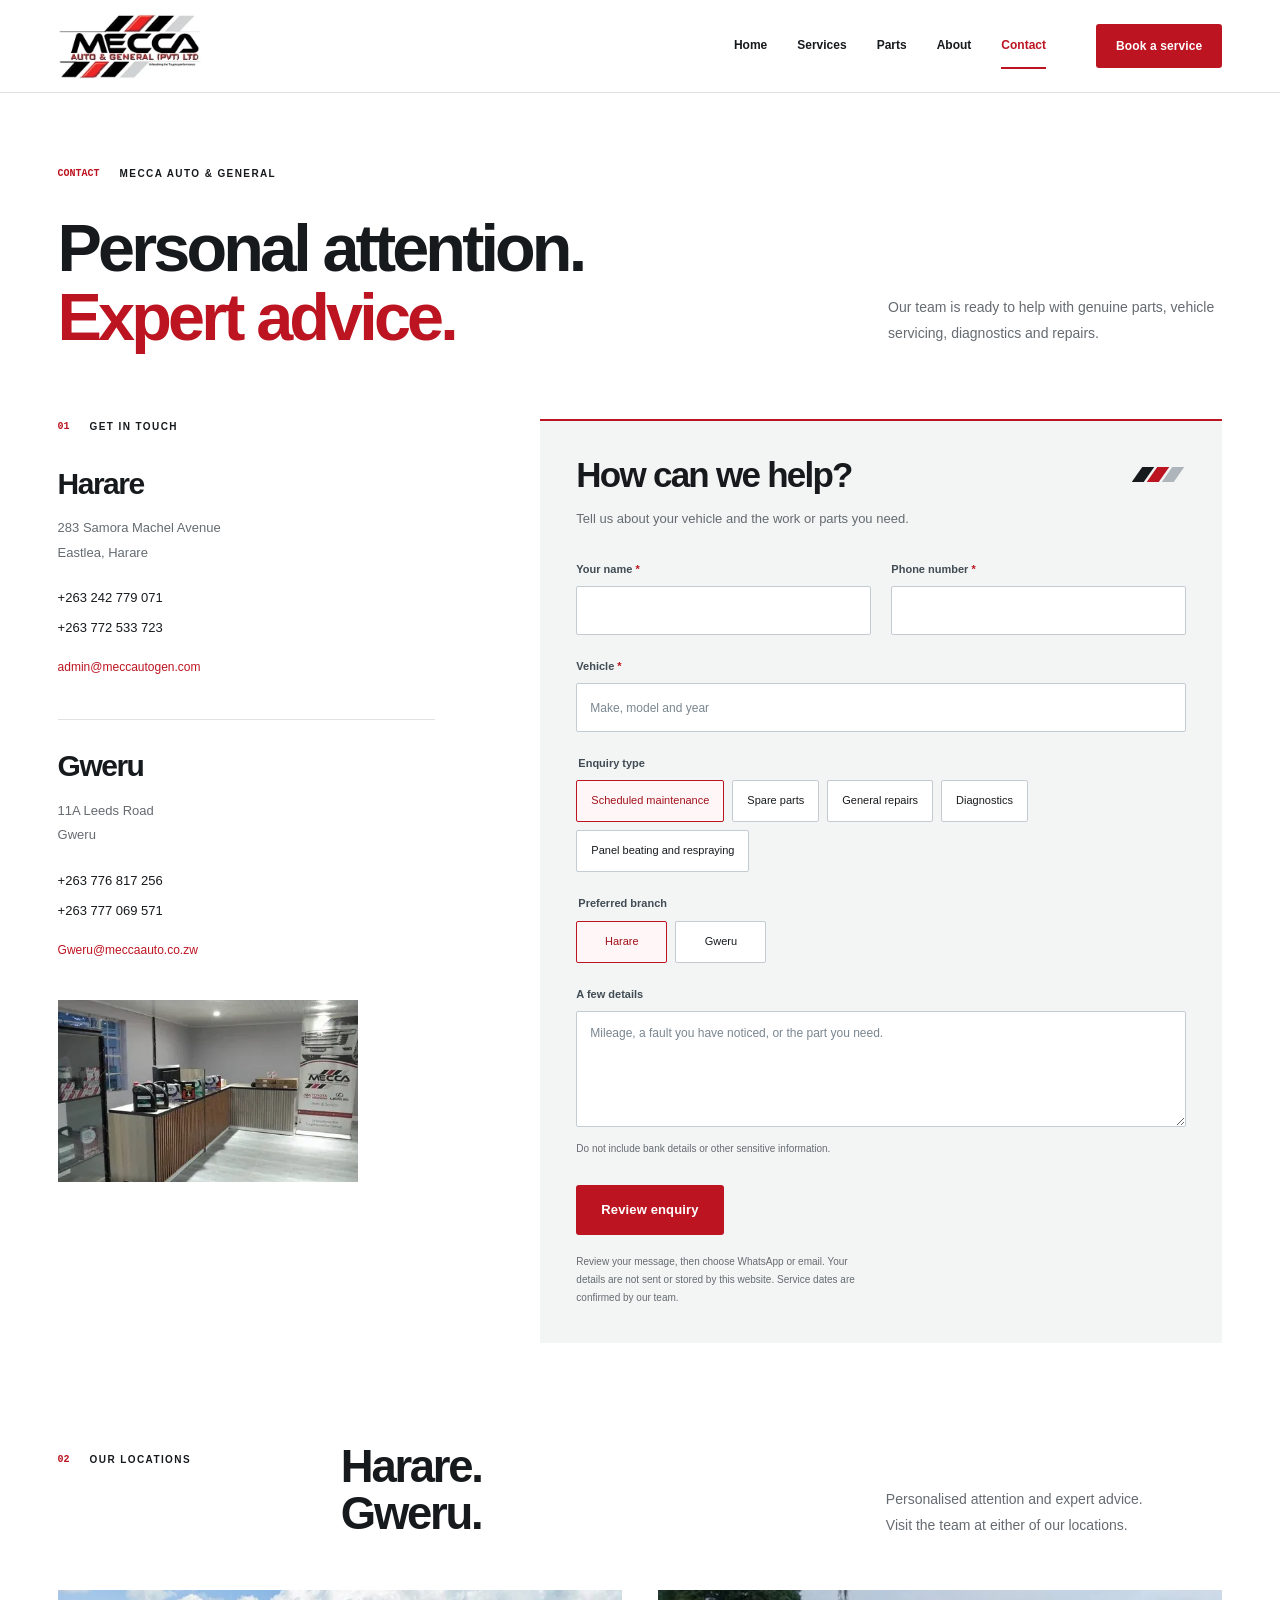
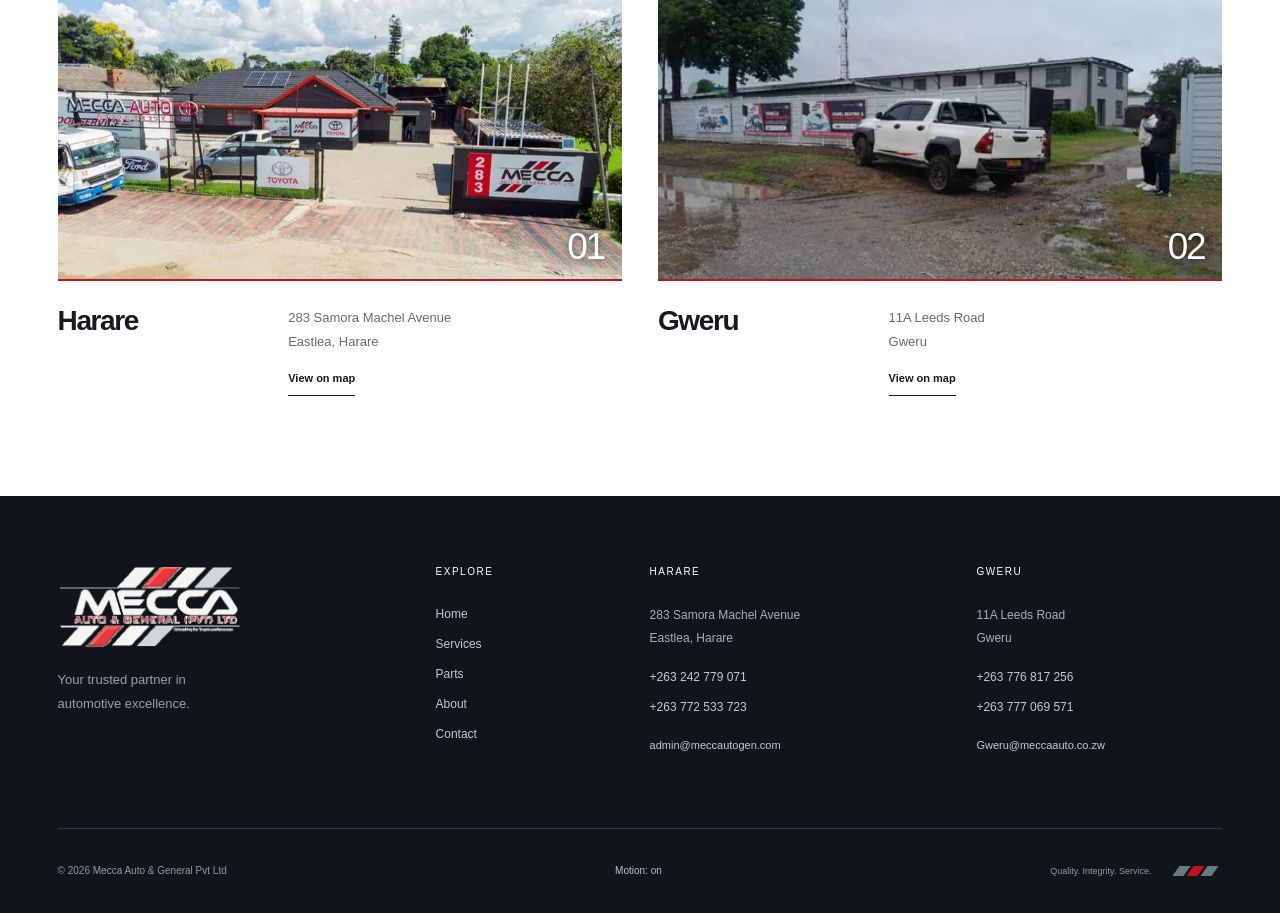
<file: contact/index.html>
<!doctype html><html lang="en-ZW"><head><meta charset="utf-8"><meta name="viewport" content="width=device-width,initial-scale=1"><meta name="theme-color" content="#ffffff"><title>Contact our team | MECCA Auto & General</title><meta name="description" content="Contact MECCA in Harare or Gweru for parts, maintenance, repairs and diagnostic services."><link rel="canonical" href="https://mecca-auto-general.onrender.com/contact/"><meta property="og:type" content="website"><meta property="og:title" content="Contact our team | MECCA Auto & General"><meta property="og:description" content="Contact MECCA in Harare or Gweru for parts, maintenance, repairs and diagnostic services."><meta property="og:url" content="https://mecca-auto-general.onrender.com/contact/"><meta property="og:image" content="https://mecca-auto-general.onrender.com/assets/images/hero.webp"><meta property="og:locale" content="en_ZW"><meta name="twitter:card" content="summary_large_image"><link rel="icon" href="/favicon.svg" type="image/svg+xml"><link rel="stylesheet" href="/assets/site.css?v=0707eea311"><script src="/assets/site.js?v=1b02e62ab3" defer></script><script type="application/ld+json">{"@context":"https://schema.org","@type":"AutoRepair","name":"MECCA Auto & General","url":"https://mecca-auto-general.onrender.com","telephone":"+263242779071","email":"admin@meccautogen.com","image":"https://mecca-auto-general.onrender.com/assets/images/harare.webp","address":{"@type":"PostalAddress","streetAddress":"283 Samora Machel Avenue, Eastlea","addressLocality":"Harare","addressCountry":"ZW"}}</script></head><body data-page="contact"><a class="skip-link" href="#main">Skip to content</a><header class="site-header"><div class="reading-progress" aria-hidden="true"></div><div class="header-inner wrap"><a class="wordmark" href="/" aria-label="MECCA Auto and General home"><img src="/assets/images/mecca-logo.webp"  width="376" height="172" alt="MECCA Auto &amp; General" decoding="async" ></a><nav class="desktop-nav" aria-label="Main navigation"><a href="/" >Home</a><a href="/services/" >Services</a><a href="/parts/" >Parts</a><a href="/about/" >About</a><a href="/contact/" aria-current="page">Contact</a></nav><div class="header-actions"><a class="button button--primary" href="/contact/?enquiry=Scheduled%20maintenance" ><span>Book a service</span></a><button class="menu-toggle" type="button" aria-expanded="false" aria-controls="mobile-menu" aria-label="Open menu"><span class="menu-word">Menu</span><span class="menu-lines" aria-hidden="true"><i></i><i></i></span></button></div></div><div id="mobile-menu" class="mobile-menu" hidden><nav class="wrap" aria-label="Mobile navigation"><a href="/" ><span class="mono">01</span>Home</a><a href="/services/" ><span class="mono">02</span>Services</a><a href="/parts/" ><span class="mono">03</span>Parts</a><a href="/about/" ><span class="mono">04</span>About</a><a href="/contact/" aria-current="page"><span class="mono">05</span>Contact</a><p>Harare & Gweru, Zimbabwe</p></nav></div><noscript><style>.menu-toggle{display:none!important}</style><nav class="no-js-nav wrap" aria-label="Site navigation"><a href="/">Home</a><a href="/services/">Services</a><a href="/parts/">Parts</a><a href="/about/">About</a><a href="/contact/">Contact</a></nav></noscript></header><main id="main" tabindex="-1"><section class="page-intro wrap contact-intro"><div data-reveal><p class="section-label"><span>CONTACT</span>MECCA AUTO & GENERAL</p><h1>Personal attention.<br><span class="accent">Expert advice.</span></h1></div><p data-reveal>Our team is ready to help with genuine parts, vehicle servicing, diagnostics and repairs.</p></section><section class="section contact-section"><div class="wrap contact-grid"><aside class="contact-details" data-reveal><p class="section-label"><span>01</span>GET IN TOUCH</p><div><h2>Harare</h2><address>283 Samora Machel Avenue<br>Eastlea, Harare</address><a href="tel:+263242779071">+263 242 779 071</a><a href="tel:+263772533723">+263 772 533 723</a><a class="contact-email" href="mailto:admin@meccautogen.com">admin@meccautogen.com</a></div><div><h2>Gweru</h2><address>11A Leeds Road<br>Gweru</address><a href="tel:+263776817256">+263 776 817 256</a><a href="tel:+263777069571">+263 777 069 571</a><a class="contact-email" href="mailto:Gweru@meccaauto.co.zw">Gweru@meccaauto.co.zw</a></div><figure><img src="/assets/images/gweru-inside.webp"  width="480" height="270" alt="Inside MECCA’s Gweru branch" decoding="async" loading="lazy"></figure></aside><div class="enquiry-wrap" data-reveal><div class="enquiry-heading"><h2>How can we help?</h2><span class="brand-stripes" aria-hidden="true"><i></i><i></i><i></i></span></div><p>Tell us about your vehicle and the work or parts you need.</p><form id="enquiry-form"><div class="form-grid"><div class="field"><label for="name">Your name <span aria-hidden="true">*</span></label><input type="text" id="name" name="name" autocomplete="name" maxlength="100" required></div><div class="field"><label for="phone">Phone number <span aria-hidden="true">*</span></label><input type="tel" id="phone" name="phone" autocomplete="tel" maxlength="32" minlength="7" required></div><div class="field field-full"><label for="vehicle">Vehicle <span aria-hidden="true">*</span></label><input id="vehicle" name="vehicle" placeholder="Make, model and year" maxlength="180" required></div><fieldset class="choice-field field-full"><legend>Enquiry type</legend><div class="choice-options enquiry-options"><label><input type="radio" name="enquiry" value="Scheduled maintenance" checked><span>Scheduled maintenance</span></label><label><input type="radio" name="enquiry" value="Spare parts" ><span>Spare parts</span></label><label><input type="radio" name="enquiry" value="General repairs" ><span>General repairs</span></label><label><input type="radio" name="enquiry" value="Diagnostics" ><span>Diagnostics</span></label><label><input type="radio" name="enquiry" value="Panel beating and respraying" ><span>Panel beating and respraying</span></label></div></fieldset><fieldset class="choice-field field-full"><legend>Preferred branch</legend><div class="choice-options branch-options"><label><input type="radio" name="branch" value="Harare" checked><span>Harare</span></label><label><input type="radio" name="branch" value="Gweru"><span>Gweru</span></label></div></fieldset><div class="field field-full"><label for="message">A few details</label><textarea id="message" name="message" rows="4" maxlength="1200" placeholder="Mileage, a fault you have noticed, or the part you need." aria-describedby="message-hint"></textarea><small id="message-hint">Do not include bank details or other sensitive information.</small></div></div><button class="button button--primary" type="submit" disabled><span>Review enquiry</span></button><p class="form-note">Review your message, then choose WhatsApp or email. Your details are not sent or stored by this website. Service dates are confirmed by our team.</p></form><noscript><p>Please use the phone numbers or email addresses to contact the team. The enquiry form requires JavaScript.</p></noscript></div></div></section><section class="section locations-section" id="locations"><div class="wrap"><div class="section-heading" data-reveal><p class="section-label"><span>02</span>OUR LOCATIONS</p><h2>Harare.<br>Gweru.</h2><p>Personalised attention and expert advice.<br>Visit the team at either of our locations.</p></div><div class="locations-grid"><article class="location" data-reveal><figure><img src="/assets/images/harare.webp"  width="800" height="428" alt="MECCA premises at 283 Samora Machel Avenue, Harare" decoding="async" loading="lazy"><span class="location-number" aria-hidden="true">01</span></figure><div class="location-info"><h3>Harare</h3><address>283 Samora Machel Avenue<br>Eastlea, Harare</address><a class="text-link" href="https://www.google.com/maps/search/?api=1&query=MECCA%20Auto%20283%20Samora%20Machel%20Avenue%20Harare" target="_blank" rel="noopener noreferrer">View on map<span class="sr-only">, opens in a new tab</span></a></div></article><article class="location" data-reveal><figure><img src="/assets/images/gweru.webp"  width="480" height="270" alt="MECCA premises at 11A Leeds Road, Gweru" decoding="async" loading="lazy"><span class="location-number" aria-hidden="true">02</span></figure><div class="location-info"><h3>Gweru</h3><address>11A Leeds Road<br>Gweru</address><a class="text-link" href="https://www.google.com/maps/search/?api=1&query=MECCA%20Auto%2011A%20Leeds%20Road%20Gweru" target="_blank" rel="noopener noreferrer">View on map<span class="sr-only">, opens in a new tab</span></a></div></article></div></div></section><dialog id="enquiry-dialog" aria-labelledby="dialog-title" aria-describedby="dialog-description"><div class="dialog-head"><p class="section-label">YOUR ENQUIRY</p><button class="dialog-close text-link" type="button">Close</button></div><h2 id="dialog-title">Ready to send?</h2><p id="dialog-description">Check your details, then choose how to contact the team.</p><pre class="enquiry-review"></pre><div class="dialog-actions"><a class="button button--primary" id="send-whatsapp" target="_blank" rel="noopener noreferrer"><span>Open WhatsApp</span><span class="sr-only"> in a new tab</span></a><a class="button button--quiet" id="send-email"><span>Open email</span></a></div><p class="dialog-note">Your enquiry has not been sent. Confirm it in WhatsApp or your email app.</p><button class="text-link edit-enquiry" type="button">Edit details</button></dialog></main><footer class="site-footer"><div class="wrap"><div class="footer-top"><div class="footer-brand"><img src="/assets/images/mecca-logo-light.webp"  width="376" height="172" alt="MECCA Auto &amp; General" decoding="async" loading="lazy"><p>Your trusted partner in<br>automotive excellence.</p></div><div><h2>Explore</h2><nav aria-label="Footer navigation"><a href="/">Home</a><a href="/services/">Services</a><a href="/parts/">Parts</a><a href="/about/">About</a><a href="/contact/">Contact</a></nav></div><div><h2>Harare</h2><p>283 Samora Machel Avenue<br>Eastlea, Harare</p><a href="tel:+263242779071">+263 242 779 071</a><a href="tel:+263772533723">+263 772 533 723</a><a class="footer-email" href="mailto:admin@meccautogen.com">admin@meccautogen.com</a></div><div><h2>Gweru</h2><p>11A Leeds Road<br>Gweru</p><a href="tel:+263776817256">+263 776 817 256</a><a href="tel:+263777069571">+263 777 069 571</a><a class="footer-email" href="mailto:Gweru@meccaauto.co.zw">Gweru@meccaauto.co.zw</a></div></div><div class="footer-bottom"><p>© 2026 Mecca Auto & General Pvt Ltd</p><button type="button" class="motion-toggle" aria-pressed="false">Motion: on</button><span class="footer-signature">Quality. Integrity. Service. <span class="brand-stripes" aria-hidden="true"><i></i><i></i><i></i></span></span></div></div></footer></body></html>
</file>
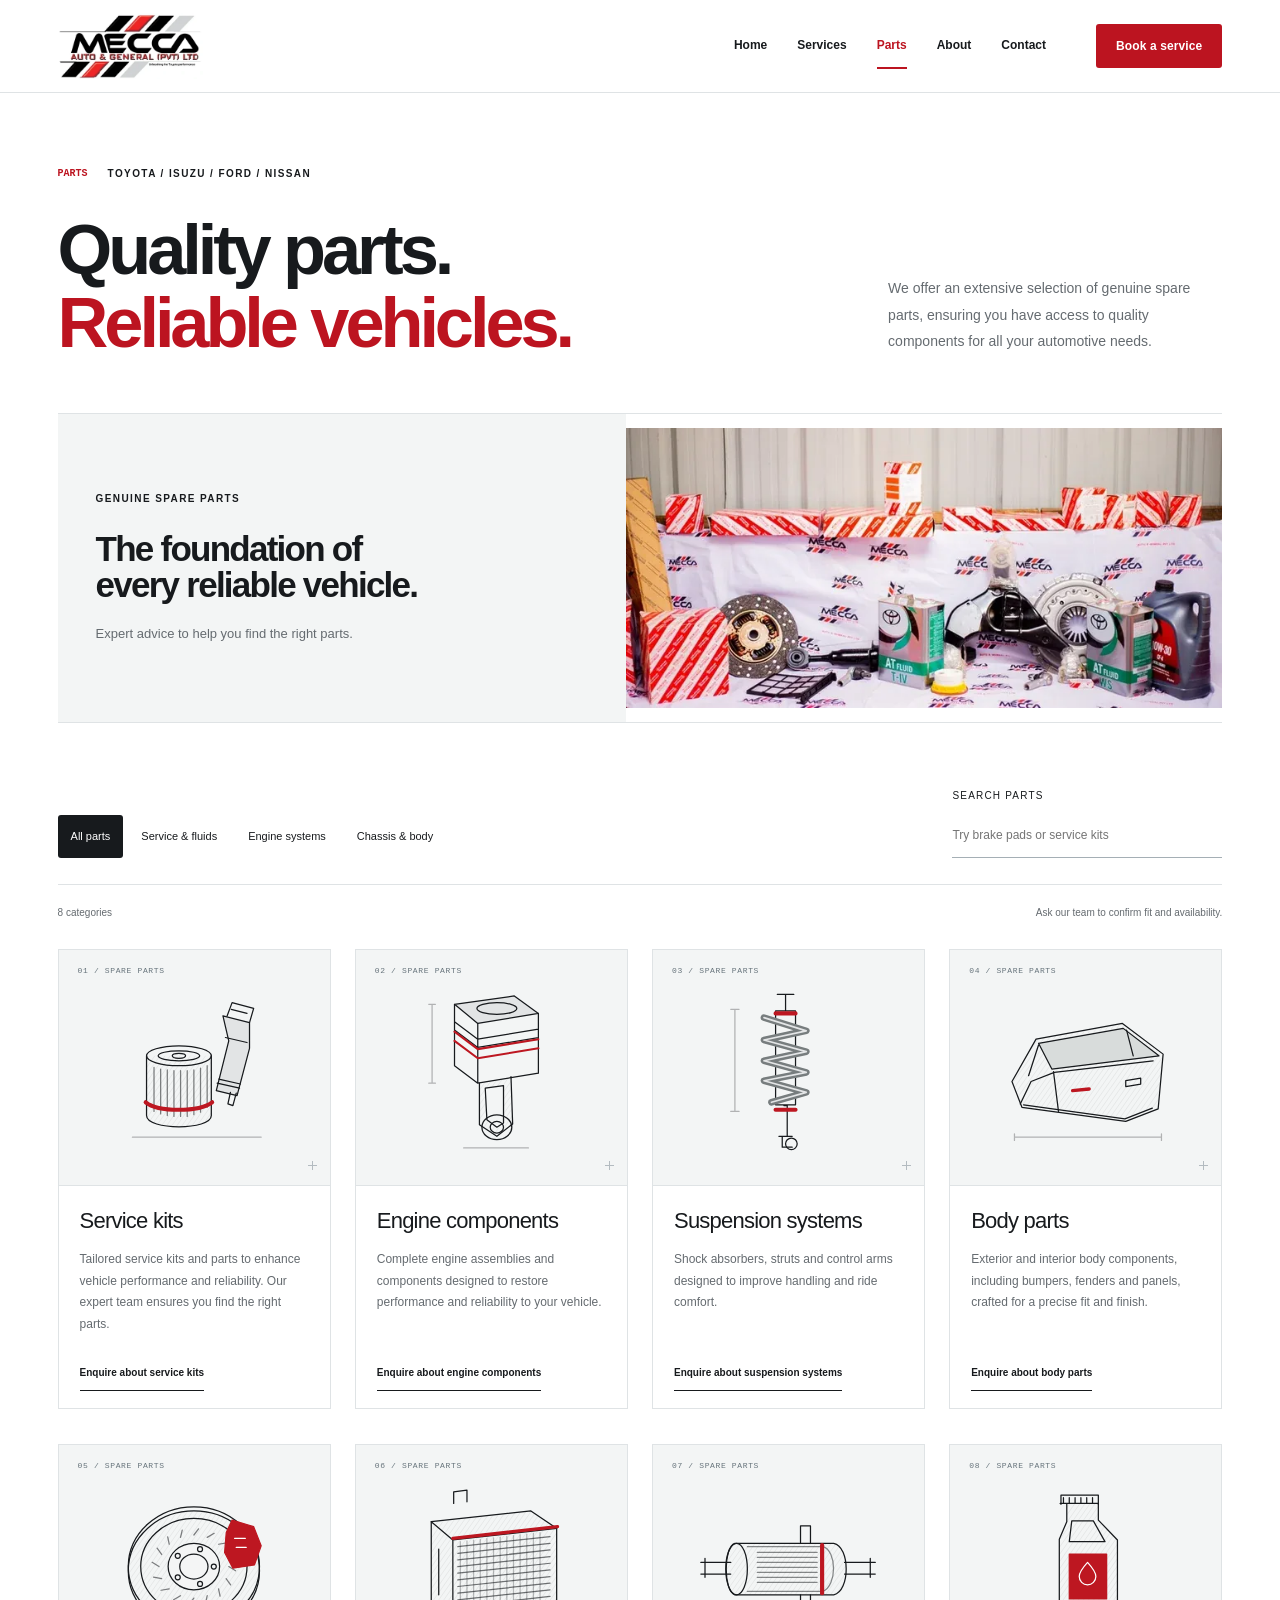
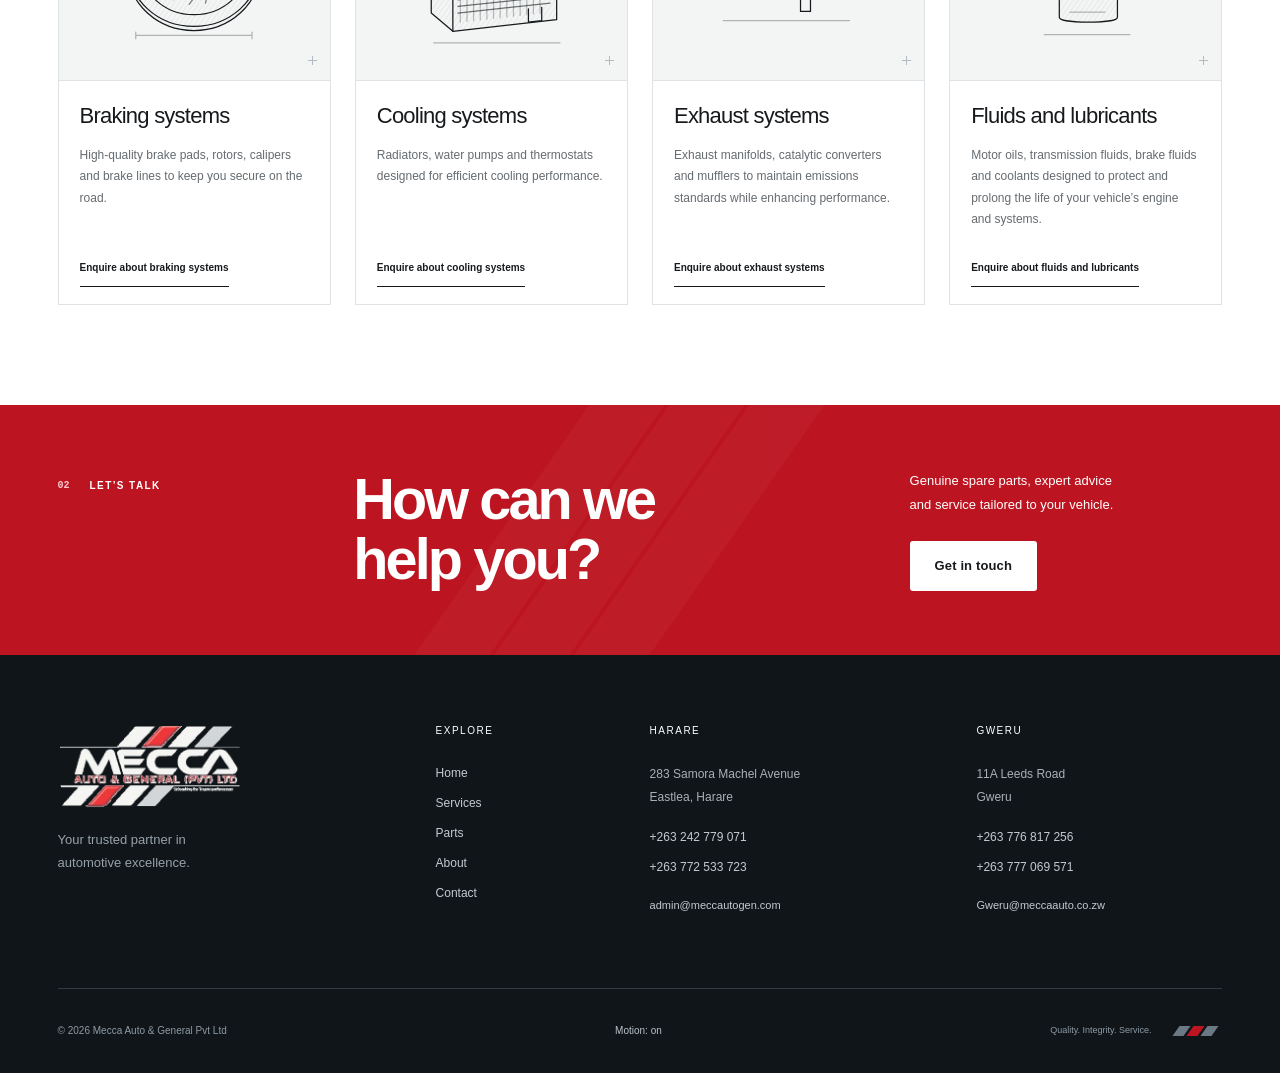
<file: parts/index.html>
<!doctype html><html lang="en-ZW"><head><meta charset="utf-8"><meta name="viewport" content="width=device-width,initial-scale=1"><meta name="theme-color" content="#ffffff"><title>Genuine spare parts | MECCA Auto & General</title><meta name="description" content="Service kits, engine components, suspension, body parts, braking, cooling, exhaust systems, fluids and lubricants."><link rel="canonical" href="https://mecca-auto-general.onrender.com/parts/"><meta property="og:type" content="website"><meta property="og:title" content="Genuine spare parts | MECCA Auto & General"><meta property="og:description" content="Service kits, engine components, suspension, body parts, braking, cooling, exhaust systems, fluids and lubricants."><meta property="og:url" content="https://mecca-auto-general.onrender.com/parts/"><meta property="og:image" content="https://mecca-auto-general.onrender.com/assets/images/hero.webp"><meta property="og:locale" content="en_ZW"><meta name="twitter:card" content="summary_large_image"><link rel="icon" href="/favicon.svg" type="image/svg+xml"><link rel="stylesheet" href="/assets/site.css?v=0707eea311"><script src="/assets/site.js?v=1b02e62ab3" defer></script><script type="application/ld+json">{"@context":"https://schema.org","@type":"AutoRepair","name":"MECCA Auto & General","url":"https://mecca-auto-general.onrender.com","telephone":"+263242779071","email":"admin@meccautogen.com","image":"https://mecca-auto-general.onrender.com/assets/images/harare.webp","address":{"@type":"PostalAddress","streetAddress":"283 Samora Machel Avenue, Eastlea","addressLocality":"Harare","addressCountry":"ZW"}}</script></head><body data-page="parts"><a class="skip-link" href="#main">Skip to content</a><header class="site-header"><div class="reading-progress" aria-hidden="true"></div><div class="header-inner wrap"><a class="wordmark" href="/" aria-label="MECCA Auto and General home"><img src="/assets/images/mecca-logo.webp"  width="376" height="172" alt="MECCA Auto &amp; General" decoding="async" ></a><nav class="desktop-nav" aria-label="Main navigation"><a href="/" >Home</a><a href="/services/" >Services</a><a href="/parts/" aria-current="page">Parts</a><a href="/about/" >About</a><a href="/contact/" >Contact</a></nav><div class="header-actions"><a class="button button--primary" href="/contact/?enquiry=Scheduled%20maintenance" ><span>Book a service</span></a><button class="menu-toggle" type="button" aria-expanded="false" aria-controls="mobile-menu" aria-label="Open menu"><span class="menu-word">Menu</span><span class="menu-lines" aria-hidden="true"><i></i><i></i></span></button></div></div><div id="mobile-menu" class="mobile-menu" hidden><nav class="wrap" aria-label="Mobile navigation"><a href="/" ><span class="mono">01</span>Home</a><a href="/services/" ><span class="mono">02</span>Services</a><a href="/parts/" aria-current="page"><span class="mono">03</span>Parts</a><a href="/about/" ><span class="mono">04</span>About</a><a href="/contact/" ><span class="mono">05</span>Contact</a><p>Harare & Gweru, Zimbabwe</p></nav></div><noscript><style>.menu-toggle{display:none!important}</style><nav class="no-js-nav wrap" aria-label="Site navigation"><a href="/">Home</a><a href="/services/">Services</a><a href="/parts/">Parts</a><a href="/about/">About</a><a href="/contact/">Contact</a></nav></noscript></header><main id="main" tabindex="-1"><section class="page-intro wrap parts-intro"><div data-reveal><p class="section-label"><span>PARTS</span>TOYOTA / ISUZU / FORD / NISSAN</p><h1>Quality parts.<br><span class="accent">Reliable vehicles.</span></h1></div><p data-reveal>We offer an extensive selection of genuine spare parts, ensuring you have access to quality components for all your automotive needs.</p></section><section class="parts-feature wrap" data-reveal><div><p class="section-label">GENUINE SPARE PARTS</p><h2>The foundation of<br>every reliable vehicle.</h2><p>Expert advice to help you find the right parts.</p></div><figure><img src="/assets/images/service-kits.webp"  width="720" height="338" alt="Genuine spare parts and service items at MECCA" decoding="async" fetchpriority="high" loading="eager"></figure></section><section class="section catalogue" id="catalogue"><div class="wrap"><div class="catalogue-toolbar"><div class="part-filters" role="group" aria-label="Filter parts"><button type="button" class="filter is-active" aria-pressed="true" data-filter="all">All parts</button><button type="button" class="filter" aria-pressed="false" data-filter="service">Service & fluids</button><button type="button" class="filter" aria-pressed="false" data-filter="engine">Engine systems</button><button type="button" class="filter" aria-pressed="false" data-filter="chassis">Chassis & body</button></div><div class="parts-search"><label for="part-search">Search parts</label><input type="search" id="part-search" placeholder="Try brake pads or service kits" autocomplete="off"></div></div><div class="catalogue-status"><p id="part-results" role="status" aria-live="polite">8 categories</p><span>Ask our team to confirm fit and availability.</span></div><div class="parts-grid"><article class="part-card" data-category="service" data-reveal><div class="part-art"><span class="mono">01 / SPARE PARTS</span><svg viewBox="0 0 320 230" fill="none" xmlns="http://www.w3.org/2000/svg" aria-hidden="true" class="technical-illustration"><defs><pattern id="h-catalogue-0" width="5" height="5" patternUnits="userSpaceOnUse" patternTransform="rotate(35)"><path d="M0 0V5" stroke="currentColor" stroke-opacity=".12"/></pattern></defs><g stroke="currentColor" stroke-width="1.5" stroke-linecap="round" stroke-linejoin="round"><path d="M103 101v72c0 18 78 18 78 0v-72" fill="url(#h-catalogue-0)"/><ellipse cx="142" cy="101" rx="39" ry="12"/><ellipse cx="142" cy="101" rx="25" ry="6"/><ellipse cx="142" cy="101" rx="8" ry="3"/><path d="M112 115v53m8-51v54m8-53v55m8-54v55m8-55v55m8-55v55m8-56v54m8-56v53m8-56v50" opacity=".55"/><path d="M102 157c15 12 64 12 80 0" stroke="#bd1721" stroke-width="5"/><path d="m195 53 32 8v31l-15 57-25-6 15-60Z" fill="#e2e4e5"/><path d="m198 79 26 6m-34 44 26 6m-28-1 27 6m-15-87 6-16 26 7-5 17"/><path d="m205 45 19 5m-13 96-4 15-6-2 3-14"/><path d="M86 199h155" opacity=".3"/></g></svg><span class="art-crosshair" aria-hidden="true"></span></div><div class="part-copy"><h2>Service kits</h2><p>Tailored service kits and parts to enhance vehicle performance and reliability. Our expert team ensures you find the right parts.</p><a class="text-link" href="/contact/?enquiry=Spare%20parts&part=Service%20kits">Enquire about service kits</a></div></article><article class="part-card" data-category="engine" data-reveal><div class="part-art"><span class="mono">02 / SPARE PARTS</span><svg viewBox="0 0 320 230" fill="none" xmlns="http://www.w3.org/2000/svg" aria-hidden="true" class="technical-illustration"><defs><pattern id="h-catalogue-1" width="5" height="5" patternUnits="userSpaceOnUse" patternTransform="rotate(35)"><path d="M0 0V5" stroke="currentColor" stroke-opacity=".12"/></pattern></defs><g stroke="currentColor" stroke-width="1.5" stroke-linecap="round" stroke-linejoin="round"><path d="m115 39 72-10 29 21-73 12Z" fill="#e2e4e5"/><path d="m115 39 0 74 28 21 73-12V50m-73 12v72m-28-74 28 21 73-12m-101 1 28 21 73-12"/><ellipse cx="166" cy="44" rx="24" ry="7"/><path d="M145 134v50l21 14 19-15-2-57m-31 14 22-3v45l-8 5-12-9Z" fill="url(#h-catalogue-1)"/><ellipse cx="166" cy="187" rx="18" ry="15"/><ellipse cx="166" cy="187" rx="8" ry="7"/><path d="m115 72 28 21 73-12m-101 2 28 21 73-12" stroke="#bd1721" stroke-width="2.5"/><path d="M88 39v95m-4-95h8m-8 95h8M126 212h78" opacity=".3"/></g></svg><span class="art-crosshair" aria-hidden="true"></span></div><div class="part-copy"><h2>Engine components</h2><p>Complete engine assemblies and components designed to restore performance and reliability to your vehicle.</p><a class="text-link" href="/contact/?enquiry=Spare%20parts&part=Engine%20components">Enquire about engine components</a></div></article><article class="part-card" data-category="chassis" data-reveal><div class="part-art"><span class="mono">03 / SPARE PARTS</span><svg viewBox="0 0 320 230" fill="none" xmlns="http://www.w3.org/2000/svg" aria-hidden="true" class="technical-illustration"><defs><pattern id="h-catalogue-2" width="5" height="5" patternUnits="userSpaceOnUse" patternTransform="rotate(35)"><path d="M0 0V5" stroke="currentColor" stroke-opacity=".12"/></pattern></defs><g stroke="currentColor" stroke-width="1.5" stroke-linecap="round" stroke-linejoin="round"><path d="M156 27v20m-10-20h20M144 47h24v113h-24ZM154 161h4v37m-10 0h16m-12 0v13h12"/><path d="m130 55 51 16-51 11 51 14-51 11 51 14-51 10 51 14-42 12" stroke-width="8" stroke="#777d7e"/><path d="m130 55 51 16-51 11 51 14-51 11 51 14-51 10 51 14-42 12" stroke-width="2" stroke="#e3e5e6"/><path d="M144 50h24m-24 116h24" stroke="#bd1721" stroke-width="5"/><circle cx="163" cy="207" r="7"/><path d="M95 45v123m-5-123h10m-10 123h10" opacity=".3"/></g></svg><span class="art-crosshair" aria-hidden="true"></span></div><div class="part-copy"><h2>Suspension systems</h2><p>Shock absorbers, struts and control arms designed to improve handling and ride comfort.</p><a class="text-link" href="/contact/?enquiry=Spare%20parts&part=Suspension%20systems">Enquire about suspension systems</a></div></article><article class="part-card" data-category="chassis" data-reveal><div class="part-art"><span class="mono">04 / SPARE PARTS</span><svg viewBox="0 0 320 230" fill="none" xmlns="http://www.w3.org/2000/svg" aria-hidden="true" class="technical-illustration"><defs><pattern id="h-catalogue-3" width="5" height="5" patternUnits="userSpaceOnUse" patternTransform="rotate(35)"><path d="M0 0V5" stroke="currentColor" stroke-opacity=".12"/></pattern></defs><g stroke="currentColor" stroke-width="1.5" stroke-linecap="round" stroke-linejoin="round"><path d="m71 132 29-51 104-19 49 37-6 66-39 15-125-17Z" fill="url(#h-catalogue-3)"/><path d="m103 86 102-18 43 33-129 16Z" fill="#d8dcdb"/><path d="m81 159 13-27 28-11 119-14m-32-37 8 31m-96 19 6 48m81-37 18-3v7l-18 3Z"/><path d="m85 160 122 17 33-13m-149-39 12-37"/><path d="m144 143 20-2" stroke="#bd1721" stroke-width="4"/><path d="M74 199h177M74 195v8m177-8v8" opacity=".3"/></g></svg><span class="art-crosshair" aria-hidden="true"></span></div><div class="part-copy"><h2>Body parts</h2><p>Exterior and interior body components, including bumpers, fenders and panels, crafted for a precise fit and finish.</p><a class="text-link" href="/contact/?enquiry=Spare%20parts&part=Body%20parts">Enquire about body parts</a></div></article><article class="part-card" data-category="chassis" data-reveal><div class="part-art"><span class="mono">05 / SPARE PARTS</span><svg viewBox="0 0 320 230" fill="none" xmlns="http://www.w3.org/2000/svg" aria-hidden="true" class="technical-illustration"><defs><pattern id="h-catalogue-4" width="5" height="5" patternUnits="userSpaceOnUse" patternTransform="rotate(35)"><path d="M0 0V5" stroke="currentColor" stroke-opacity=".12"/></pattern></defs><g stroke="currentColor" stroke-width="1.5" stroke-linecap="round" stroke-linejoin="round"><ellipse cx="160" cy="125" rx="79" ry="72" fill="url(#h-catalogue-4)"/><ellipse cx="160" cy="120" rx="79" ry="72"/><ellipse cx="160" cy="120" rx="64" ry="58"/><ellipse cx="160" cy="120" rx="31" ry="28" fill="#f4f5f5"/><ellipse cx="160" cy="120" rx="17" ry="15"/><circle cx="184" cy="120" r="3"/><circle cx="167.41640786499875" cy="140.92324335849338" r="3"/><circle cx="140.58359213500125" cy="132.9312755504344" r="3"/><circle cx="140.58359213500125" cy="107.0687244495656" r="3"/><circle cx="167.41640786499875" cy="99.07675664150662" r="3"/><path d="M202 120l8.253356149096783 5.081782260555318" opacity=".55"/><path d="M198.80294036547406 134.5419704298734l5.46431362289743 7.537535012907086" opacity=".55"/><path d="M189.698484809835 146.8700576850888l1.8433788817382823 8.845766387468792" opacity=".55"/><path d="M176.07270415933377 155.10742223542888l-2.0581935838943433 8.807310016610355" opacity=".55"/><path d="M160 158l-5.6464247339503535 7.428020534187105" opacity=".55"/><path d="M143.92729584066623 155.10742223542888l-8.375038903230097 4.917882260607687" opacity=".55"/><path d="M130.301515190165 146.8700576850888l-9.828629319409767 1.6590409935644546" opacity=".55"/><path d="M121.19705963452596 134.5419704298734l-9.78590001845595 -1.8523742255049085" opacity=".55"/><path d="M118 120l-8.253356149096783 -5.081782260555318" opacity=".55"/><path d="M121.19705963452594 105.4580295701266l-5.46431362289743 -7.537535012907086" opacity=".55"/><path d="M130.301515190165 93.1299423149112l-1.843378881738288 -8.84576638746879" opacity=".55"/><path d="M143.9272958406662 84.89257776457112l2.058193583894333 -8.807310016610357" opacity=".55"/><path d="M160 82l5.646424733950349 -7.428020534187107" opacity=".55"/><path d="M176.0727041593338 84.89257776457112l8.375038903230095 -4.917882260607688" opacity=".55"/><path d="M189.69848480983498 93.12994231491119l9.828629319409767 -1.6590409935644597" opacity=".55"/><path d="M198.80294036547403 105.45802957012657l9.785900018455951 1.8523742255048994" opacity=".55"/><path d="M206 64l26 8 9 23-8 23-26 4-10-19 2-24Z" fill="#bd1721" stroke="#bd1721"/><path d="M209 86h13M211 97h12" stroke="white"/><path d="M90 203h140M90 199v8m140-8v8" opacity=".3"/></g></svg><span class="art-crosshair" aria-hidden="true"></span></div><div class="part-copy"><h2>Braking systems</h2><p>High-quality brake pads, rotors, calipers and brake lines to keep you secure on the road.</p><a class="text-link" href="/contact/?enquiry=Spare%20parts&part=Braking%20systems">Enquire about braking systems</a></div></article><article class="part-card" data-category="engine" data-reveal><div class="part-art"><span class="mono">06 / SPARE PARTS</span><svg viewBox="0 0 320 230" fill="none" xmlns="http://www.w3.org/2000/svg" aria-hidden="true" class="technical-illustration"><defs><pattern id="h-catalogue-5" width="5" height="5" patternUnits="userSpaceOnUse" patternTransform="rotate(35)"><path d="M0 0V5" stroke="currentColor" stroke-opacity=".12"/></pattern></defs><g stroke="currentColor" stroke-width="1.5" stroke-linecap="round" stroke-linejoin="round"><path d="m87 66 120-13 31 21v110l-125 14-26-22Z" fill="url(#h-catalogue-5)"/><path d="m87 66 26 22 125-14M113 88v110m-17-44v-55m18-55v-14l16-2v14m74 129v16l16-2v-16"/><path d="m119 96 111-12" opacity=".6"/><path d="m119 104 111-12" opacity=".6"/><path d="m119 112 111-12" opacity=".6"/><path d="m119 120 111-12" opacity=".6"/><path d="m119 128 111-12" opacity=".6"/><path d="m119 136 111-12" opacity=".6"/><path d="m119 144 111-12" opacity=".6"/><path d="m119 152 111-12" opacity=".6"/><path d="m119 160 111-12" opacity=".6"/><path d="m119 168 111-12" opacity=".6"/><path d="m119 176 111-12" opacity=".6"/><path d="M122 90v97" opacity=".28"/><path d="M130 89.1v97" opacity=".28"/><path d="M138 88.2v97" opacity=".28"/><path d="M146 87.3v97" opacity=".28"/><path d="M154 86.4v97" opacity=".28"/><path d="M162 85.5v97" opacity=".28"/><path d="M170 84.6v97" opacity=".28"/><path d="M178 83.7v97" opacity=".28"/><path d="M186 82.8v97" opacity=".28"/><path d="M194 81.9v97" opacity=".28"/><path d="M202 81v97" opacity=".28"/><path d="M210 80.1v97" opacity=".28"/><path d="M218 79.2v97" opacity=".28"/><path d="m113 86 126-14" stroke="#bd1721" stroke-width="4"/><path d="M90 212h152" opacity=".3"/></g></svg><span class="art-crosshair" aria-hidden="true"></span></div><div class="part-copy"><h2>Cooling systems</h2><p>Radiators, water pumps and thermostats designed for efficient cooling performance.</p><a class="text-link" href="/contact/?enquiry=Spare%20parts&part=Cooling%20systems">Enquire about cooling systems</a></div></article><article class="part-card" data-category="engine" data-reveal><div class="part-art"><span class="mono">07 / SPARE PARTS</span><svg viewBox="0 0 320 230" fill="none" xmlns="http://www.w3.org/2000/svg" aria-hidden="true" class="technical-illustration"><defs><pattern id="h-catalogue-6" width="5" height="5" patternUnits="userSpaceOnUse" patternTransform="rotate(35)"><path d="M0 0V5" stroke="currentColor" stroke-opacity=".12"/></pattern></defs><g stroke="currentColor" stroke-width="1.5" stroke-linecap="round" stroke-linejoin="round"><path d="M54 115h36m-36 14h36m-31-19v23M227 115h37m-37 14h37m-6-19v23"/><path d="M95 92c-14 4-14 58 0 62l119 0c20-4 20-58 0-62Z" fill="url(#h-catalogue-6)"/><ellipse cx="97" cy="123" rx="13" ry="31"/><path d="M110 96h91c17 5 17 47 0 54h-91m12-47h72m-72 6h72m-72 6h72m-72 6h72m-72 6h72m-72 6h72m-72 6h72" opacity=".5"/><path d="M174 91v-20h12v20m-12 63v20h12v-20"/><path d="M200 94v58" stroke="#bd1721" stroke-width="5"/><path d="M81 185h152" opacity=".3"/></g></svg><span class="art-crosshair" aria-hidden="true"></span></div><div class="part-copy"><h2>Exhaust systems</h2><p>Exhaust manifolds, catalytic converters and mufflers to maintain emissions standards while enhancing performance.</p><a class="text-link" href="/contact/?enquiry=Spare%20parts&part=Exhaust%20systems">Enquire about exhaust systems</a></div></article><article class="part-card" data-category="service" data-reveal><div class="part-art"><span class="mono">08 / SPARE PARTS</span><svg viewBox="0 0 320 230" fill="none" xmlns="http://www.w3.org/2000/svg" aria-hidden="true" class="technical-illustration"><defs><pattern id="h-catalogue-7" width="5" height="5" patternUnits="userSpaceOnUse" patternTransform="rotate(35)"><path d="M0 0V5" stroke="currentColor" stroke-opacity=".12"/></pattern></defs><g stroke="currentColor" stroke-width="1.5" stroke-linecap="round" stroke-linejoin="round"><path d="M129 44h46v20l23 24v93c0 8-70 8-70 0V87l9-21V44Z" fill="url(#h-catalogue-7)"/><path d="M130 45v-11h45v11m-42-8v7m7-7v7m7-7v7m7-7v7m7-7v7m7-7v7M143 65h26l14 25h-43Z"/><path d="M140 105h45v54h-45Z" fill="#bd1721" stroke="#bd1721"/><path d="M162 115s-10 11-10 17a10 10 0 0 0 20 0c0-6-10-17-10-17Z" stroke="white"/><path d="M141 175h42m-73 27h103" opacity=".3"/></g></svg><span class="art-crosshair" aria-hidden="true"></span></div><div class="part-copy"><h2>Fluids and lubricants</h2><p>Motor oils, transmission fluids, brake fluids and coolants designed to protect and prolong the life of your vehicle’s engine and systems.</p><a class="text-link" href="/contact/?enquiry=Spare%20parts&part=Fluids%20and%20lubricants">Enquire about fluids and lubricants</a></div></article></div><div class="empty-state" hidden><h2>No matching categories.</h2><p>Try a different term, or send your part details to our team.</p><div class="button-row"><button type="button" class="button button--primary" id="reset-parts"><span>Reset search</span></button><a class="button button--quiet" href="/contact/?enquiry=Spare%20parts" ><span>Ask the parts team</span></a></div></div></div></section><section class="contact-band"><div class="wrap contact-band-inner" data-reveal><p class="section-label"><span>02</span>LET’S TALK</p><h2>How can we<br>help you?</h2><div><p>Genuine spare parts, expert advice<br>and service tailored to your vehicle.</p><a class="button button--white" href="/contact/" ><span>Get in touch</span></a></div><span class="brand-stripes" aria-hidden="true"><i></i><i></i><i></i></span></div></section></main><footer class="site-footer"><div class="wrap"><div class="footer-top"><div class="footer-brand"><img src="/assets/images/mecca-logo-light.webp"  width="376" height="172" alt="MECCA Auto &amp; General" decoding="async" loading="lazy"><p>Your trusted partner in<br>automotive excellence.</p></div><div><h2>Explore</h2><nav aria-label="Footer navigation"><a href="/">Home</a><a href="/services/">Services</a><a href="/parts/">Parts</a><a href="/about/">About</a><a href="/contact/">Contact</a></nav></div><div><h2>Harare</h2><p>283 Samora Machel Avenue<br>Eastlea, Harare</p><a href="tel:+263242779071">+263 242 779 071</a><a href="tel:+263772533723">+263 772 533 723</a><a class="footer-email" href="mailto:admin@meccautogen.com">admin@meccautogen.com</a></div><div><h2>Gweru</h2><p>11A Leeds Road<br>Gweru</p><a href="tel:+263776817256">+263 776 817 256</a><a href="tel:+263777069571">+263 777 069 571</a><a class="footer-email" href="mailto:Gweru@meccaauto.co.zw">Gweru@meccaauto.co.zw</a></div></div><div class="footer-bottom"><p>© 2026 Mecca Auto & General Pvt Ltd</p><button type="button" class="motion-toggle" aria-pressed="false">Motion: on</button><span class="footer-signature">Quality. Integrity. Service. <span class="brand-stripes" aria-hidden="true"><i></i><i></i><i></i></span></span></div></div></footer></body></html>
</file>
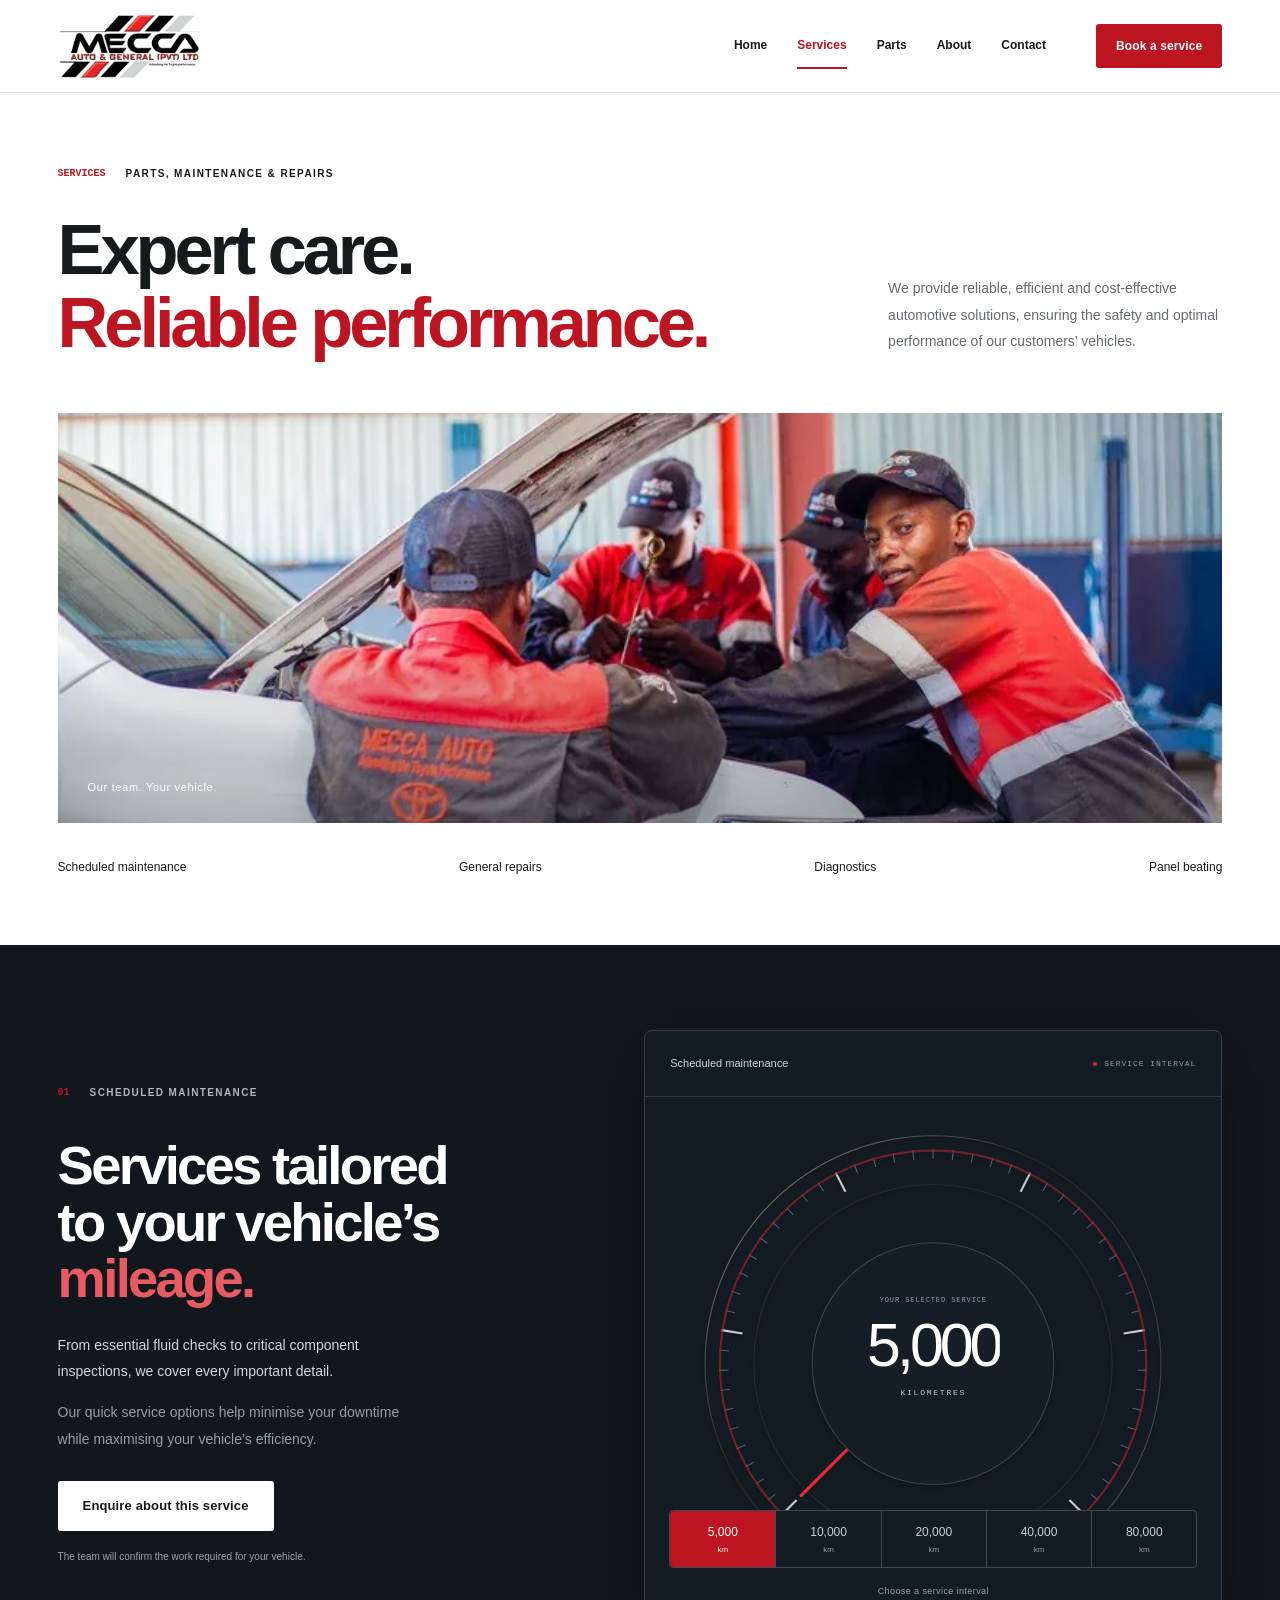
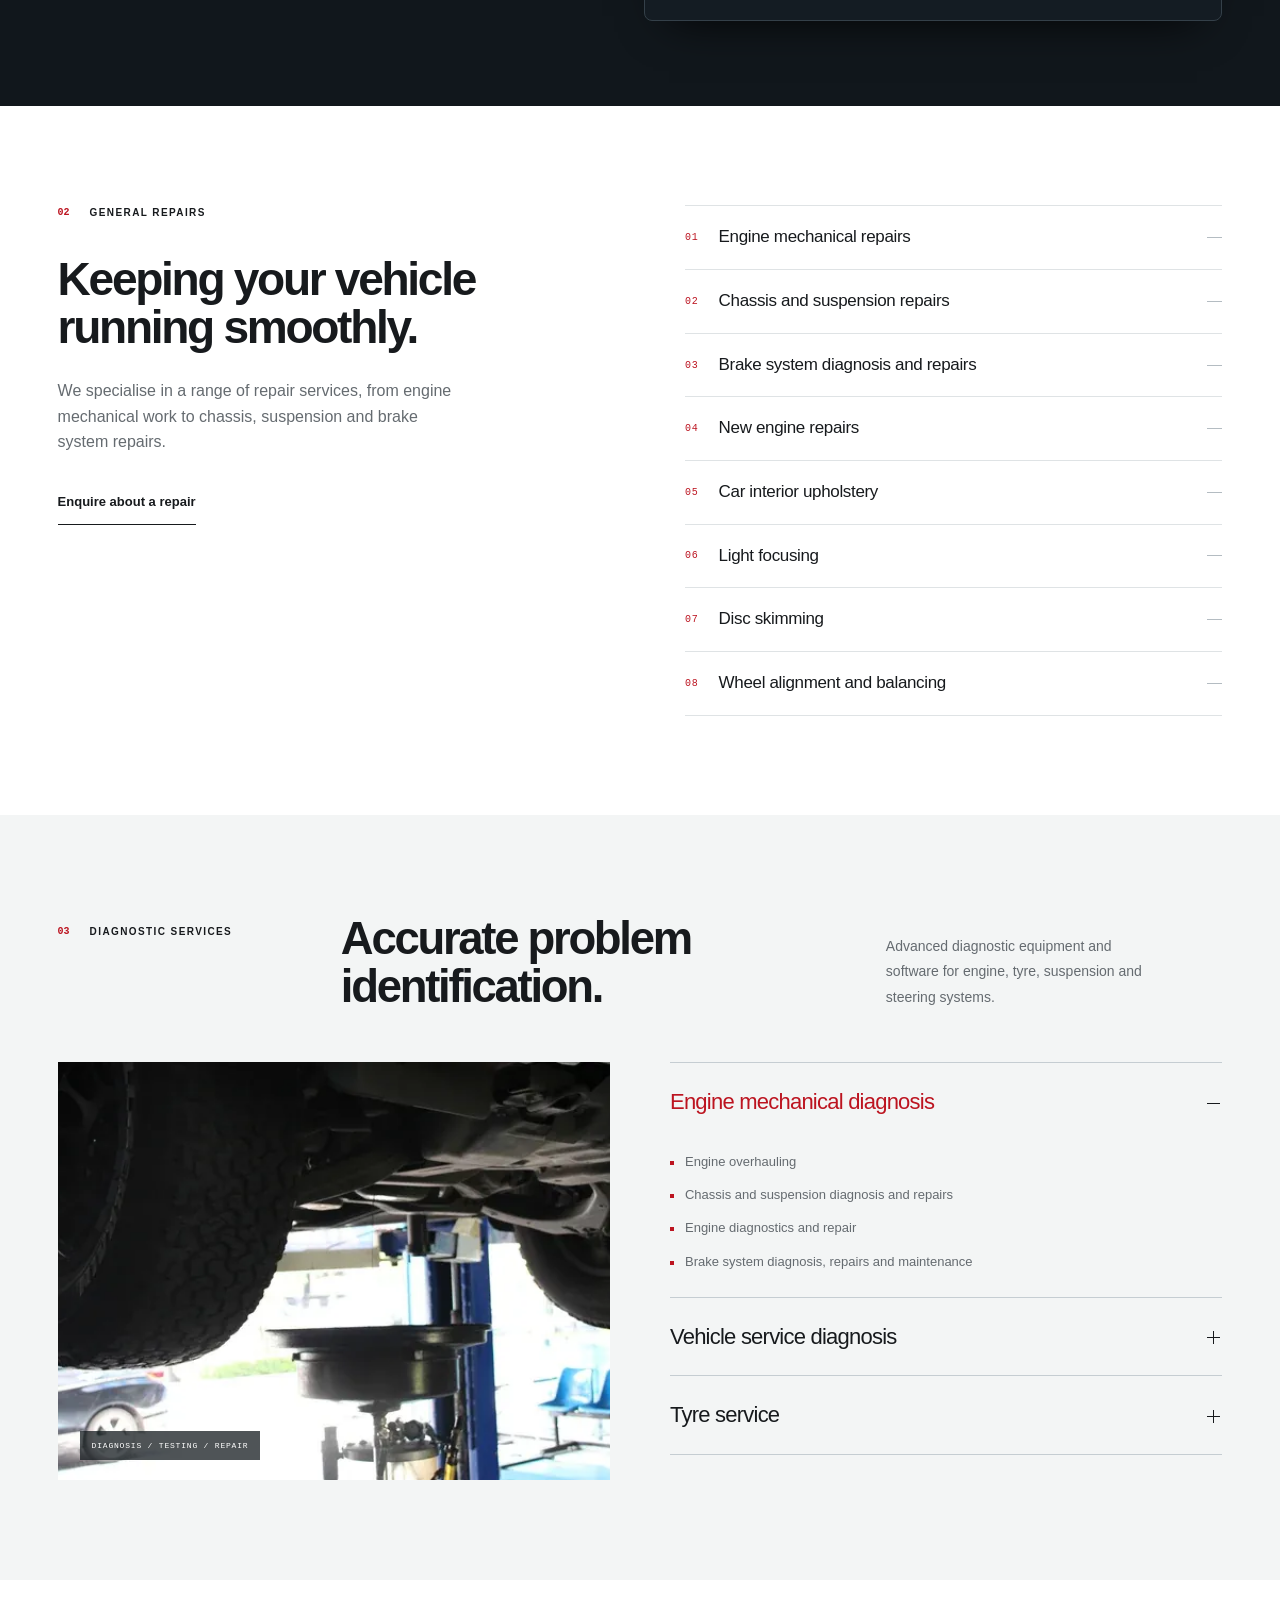
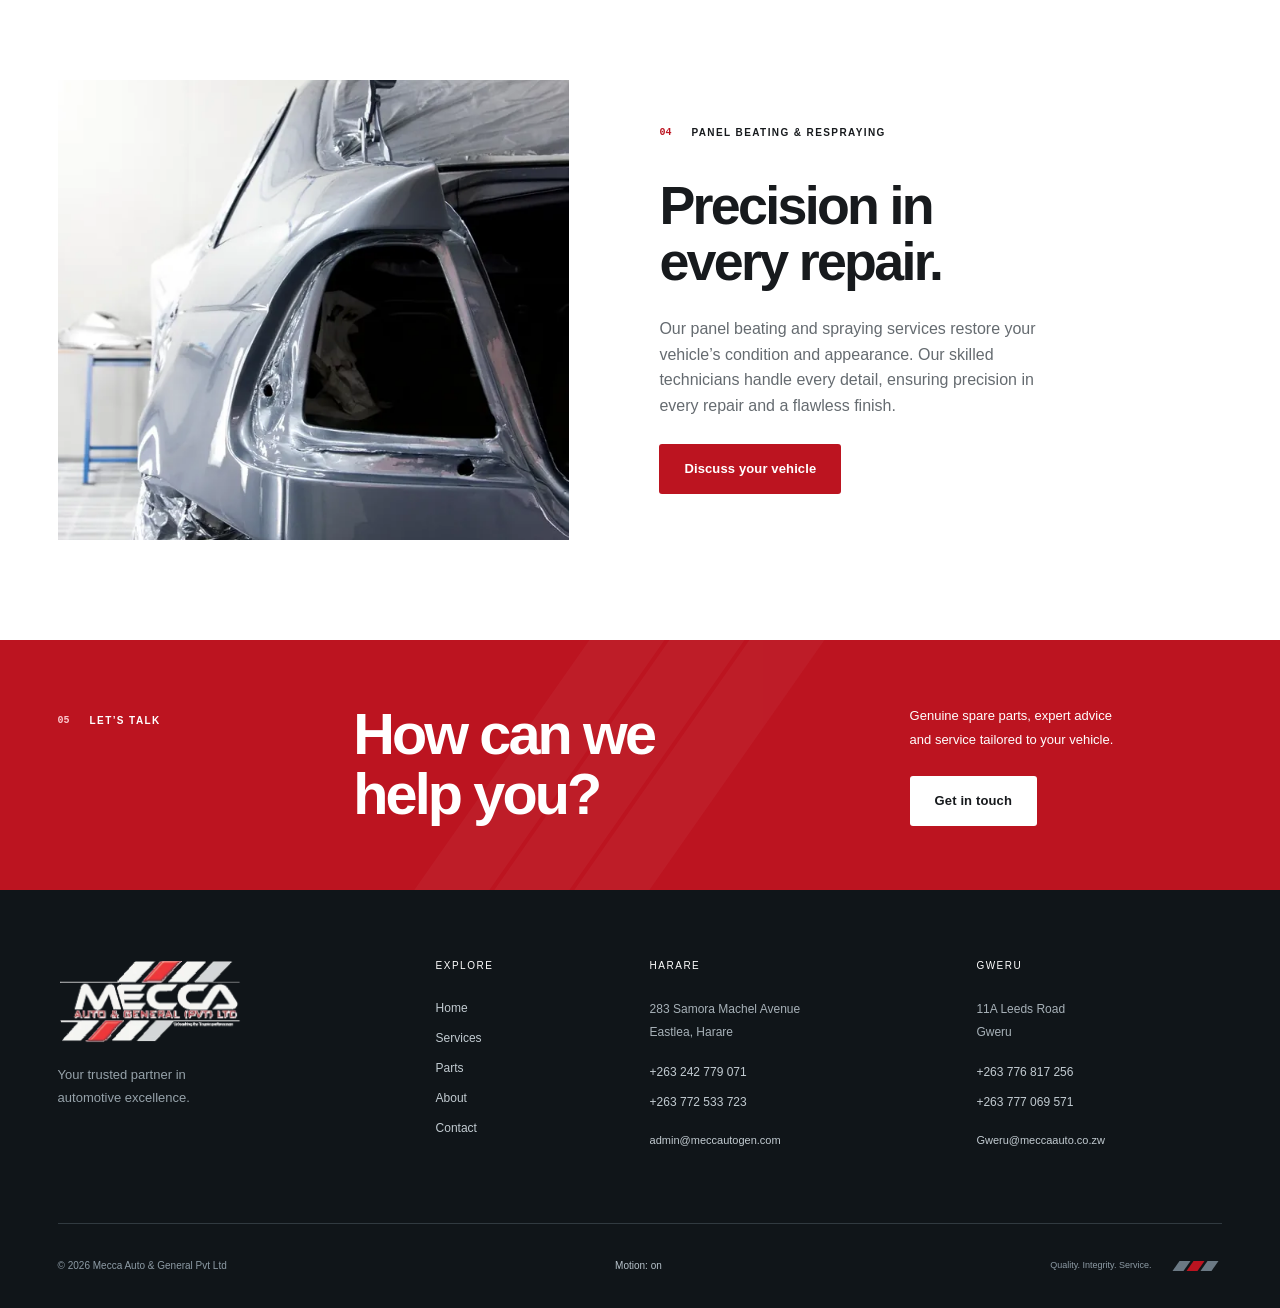
<file: services/index.html>
<!doctype html><html lang="en-ZW"><head><meta charset="utf-8"><meta name="viewport" content="width=device-width,initial-scale=1"><meta name="theme-color" content="#ffffff"><title>Scheduled maintenance, repairs and diagnostics | MECCA Auto & General</title><meta name="description" content="Services tailored to your vehicle’s mileage, general repairs, vehicle diagnostics, panel beating and respraying."><link rel="canonical" href="https://mecca-auto-general.onrender.com/services/"><meta property="og:type" content="website"><meta property="og:title" content="Scheduled maintenance, repairs and diagnostics | MECCA Auto & General"><meta property="og:description" content="Services tailored to your vehicle’s mileage, general repairs, vehicle diagnostics, panel beating and respraying."><meta property="og:url" content="https://mecca-auto-general.onrender.com/services/"><meta property="og:image" content="https://mecca-auto-general.onrender.com/assets/images/hero.webp"><meta property="og:locale" content="en_ZW"><meta name="twitter:card" content="summary_large_image"><link rel="icon" href="/favicon.svg" type="image/svg+xml"><link rel="stylesheet" href="/assets/site.css?v=0707eea311"><script src="/assets/site.js?v=1b02e62ab3" defer></script><script type="application/ld+json">{"@context":"https://schema.org","@type":"AutoRepair","name":"MECCA Auto & General","url":"https://mecca-auto-general.onrender.com","telephone":"+263242779071","email":"admin@meccautogen.com","image":"https://mecca-auto-general.onrender.com/assets/images/harare.webp","address":{"@type":"PostalAddress","streetAddress":"283 Samora Machel Avenue, Eastlea","addressLocality":"Harare","addressCountry":"ZW"}}</script></head><body data-page="services"><a class="skip-link" href="#main">Skip to content</a><header class="site-header"><div class="reading-progress" aria-hidden="true"></div><div class="header-inner wrap"><a class="wordmark" href="/" aria-label="MECCA Auto and General home"><img src="/assets/images/mecca-logo.webp"  width="376" height="172" alt="MECCA Auto &amp; General" decoding="async" ></a><nav class="desktop-nav" aria-label="Main navigation"><a href="/" >Home</a><a href="/services/" aria-current="page">Services</a><a href="/parts/" >Parts</a><a href="/about/" >About</a><a href="/contact/" >Contact</a></nav><div class="header-actions"><a class="button button--primary" href="/contact/?enquiry=Scheduled%20maintenance" ><span>Book a service</span></a><button class="menu-toggle" type="button" aria-expanded="false" aria-controls="mobile-menu" aria-label="Open menu"><span class="menu-word">Menu</span><span class="menu-lines" aria-hidden="true"><i></i><i></i></span></button></div></div><div id="mobile-menu" class="mobile-menu" hidden><nav class="wrap" aria-label="Mobile navigation"><a href="/" ><span class="mono">01</span>Home</a><a href="/services/" aria-current="page"><span class="mono">02</span>Services</a><a href="/parts/" ><span class="mono">03</span>Parts</a><a href="/about/" ><span class="mono">04</span>About</a><a href="/contact/" ><span class="mono">05</span>Contact</a><p>Harare & Gweru, Zimbabwe</p></nav></div><noscript><style>.menu-toggle{display:none!important}</style><nav class="no-js-nav wrap" aria-label="Site navigation"><a href="/">Home</a><a href="/services/">Services</a><a href="/parts/">Parts</a><a href="/about/">About</a><a href="/contact/">Contact</a></nav></noscript></header><main id="main" tabindex="-1"><section class="page-intro wrap"><div data-reveal><p class="section-label"><span>SERVICES</span>PARTS, MAINTENANCE & REPAIRS</p><h1>Expert care.<br><span class="accent">Reliable performance.</span></h1></div><p data-reveal>We provide reliable, efficient and cost-effective automotive solutions, ensuring the safety and optimal performance of our customers’ vehicles.</p></section><figure class="service-banner wrap" data-reveal><img src="/assets/images/technicians.webp"  width="800" height="533" alt="MECCA technicians carrying out repair work" decoding="async" fetchpriority="high" loading="eager"><figcaption>Our team. Your vehicle.</figcaption></figure><nav class="service-subnav wrap" aria-label="Services on this page"><a href="#maintenance">Scheduled maintenance</a><a href="#repairs">General repairs</a><a href="#diagnostics">Diagnostics</a><a href="#bodywork">Panel beating</a></nav><section class="maintenance-block " id="maintenance"><div class="wrap maintenance-inner"><div class="maintenance-copy" data-reveal><p class="section-label"><span>01</span>SCHEDULED MAINTENANCE</p><h2>Services tailored<br>to your vehicle’s<br><span>mileage.</span></h2><p>From essential fluid checks to critical component inspections, we cover every important detail.</p><p class="muted-light">Our quick service options help minimise your downtime while maximising your vehicle’s efficiency.</p><a class="button button--white" href="/contact/?enquiry=Scheduled%20maintenance&amp;interval=5000" data-interval-link><span>Enquire about this service</span></a><small>The team will confirm the work required for your vehicle.</small></div><div data-reveal><div class="service-instrument" data-gauge><div class="instrument-top"><span>Scheduled maintenance</span><span class="instrument-state"><i></i>SERVICE INTERVAL</span></div><div class="instrument-face"><svg class="gauge-svg" viewBox="0 0 500 420" aria-hidden="true"><defs><linearGradient id="metal-services" x1="0" x2="1" y2="1"><stop offset="0" stop-color="#8b9298"/><stop offset=".4" stop-color="#20272c"/><stop offset="1" stop-color="#505b63"/></linearGradient></defs><circle cx="250" cy="244" r="215" fill="none" stroke="url(#metal-services)" stroke-width="1"/><circle cx="250" cy="244" r="169" fill="none" stroke="#222c34"/><g class="gauge-ticks"><line x1="121.30656582404833" y1="372.69343417595167" x2="107.16443020031736" y2="386.8355697996826" class="major"/><line x1="101.29094414427269" y1="367.0228300214971" x2="94.35632495929056" y2="372.7596459292353" class="minor"/><line x1="90.37344916500953" y1="352.48209192546113" x2="82.92972399653846" y2="357.5408423261303" class="minor"/><line x1="80.87281075153433" y1="336.9784591016311" x2="72.98605063113956" y2="341.3142421685465" class="minor"/><line x1="72.87335724299166" y1="320.6495428925127" x2="64.61356561183584" y2="324.2238739082257" class="minor"/><line x1="66.44609235503538" y1="303.6402799143649" x2="57.88658370837899" y2="306.4214328637394" class="minor"/><line x1="61.648064945821716" y1="286.1016455895326" x2="52.86481408837301" y2="288.0649347621015" class="minor"/><line x1="58.52186264630578" y1="268.18931407791064" x2="49.59283033447548" y2="269.31731317998936" class="minor"/><line x1="57.0952338494138" y1="250.0622765020788" x2="48.09967480612221" y2="250.34497333378195" class="minor"/><line x1="57.3808414133436" y1="231.88142973084248" x2="48.39860085748916" y2="231.31631505507866" class="minor"/><line x1="70.24072201168494" y1="215.52892736267796" x2="50.48695519978219" y2="212.40023806187335" class="major"/><line x1="63.0634499021742" y1="196.00285177718303" x2="54.346201452016516" y2="193.76464279269933" class="minor"/><line x1="68.41001159183452" y1="178.6235813926587" x2="59.94208467124648" y2="175.57494011045105" class="minor"/><line x1="75.36837887405821" y1="161.824596727941" x2="67.22493540186406" y2="157.99258310385534" class="minor"/><line x1="83.87678878823891" y1="145.75500676017833" x2="76.1301105452034" y2="141.173634018425" class="minor"/><line x1="93.85972008563516" y1="130.55744630755265" x2="86.57856713626063" y2="125.2673790369204" class="minor"/><line x1="105.22856356132132" y1="116.3668099925352" x2="98.47756393464718" y2="110.41500320462234" class="minor"/><line x1="117.88240855576313" y1="103.30905490766753" x2="111.72148460240496" y2="96.74833726087482" class="minor"/><line x1="131.70893864497558" y1="91.50008261149173" x2="126.1927751620988" y2="84.3886875001105" class="minor"/><line x1="146.5854285690537" y1="81.04471037811106" x2="141.76298741424273" y2="73.44575904859292" class="minor"/><line x1="167.3737290474025" y1="81.83681259771706" x2="158.29391905261156" y2="64.01668211394968" class="major"/><line x1="178.9519613318572" y1="64.55313822356746" x2="175.63884035769507" y2="56.1851498505732" class="minor"/><line x1="196.15471653442876" y1="58.66331866434999" x2="193.6437965800757" y2="50.0206754932575" class="minor"/><line x1="213.83540628495518" y1="54.418560609363084" x2="212.14897445368368" y2="45.577975352804884" class="minor"/><line x1="231.83709552952683" y1="51.85654083160554" x2="230.99012070966023" y2="42.89648315017783" class="minor"/><line x1="250" y1="51" x2="250" y2="42" class="minor"/><line x1="268.1629044704733" y1="51.85654083160557" x2="269.0098792903399" y2="42.89648315017783" class="minor"/><line x1="286.16459371504493" y1="54.41856060936311" x2="287.85102554631646" y2="45.57797535280491" class="minor"/><line x1="303.84528346557136" y1="58.663318664350015" x2="306.3562034199244" y2="50.02067549325753" class="minor"/><line x1="321.0480386681429" y1="64.55313822356752" x2="324.361159642305" y2="56.185149850573254" class="minor"/><line x1="332.6262709525975" y1="81.83681259771706" x2="341.7060809473885" y2="64.01668211394971" class="major"/><line x1="353.41457143094635" y1="81.04471037811112" x2="358.2370125857573" y2="73.44575904859298" class="minor"/><line x1="368.2910613550245" y1="91.50008261149179" x2="373.8072248379013" y2="84.38868750011059" class="minor"/><line x1="382.11759144423695" y1="103.30905490766762" x2="388.27851539759513" y2="96.7483372608749" class="minor"/><line x1="394.77143643867873" y1="116.36680999253524" x2="401.52243606535285" y2="110.41500320462237" class="minor"/><line x1="406.1402799143649" y1="130.55744630755268" x2="413.42143286373937" y2="125.26737903692043" class="minor"/><line x1="416.12321121176115" y1="145.75500676017836" x2="423.86988945479663" y2="141.17363401842502" class="minor"/><line x1="424.6316211259418" y1="161.824596727941" x2="432.77506459813594" y2="157.99258310385537" class="minor"/><line x1="431.58998840816554" y1="178.62358139265882" x2="440.05791532875355" y2="175.5749401104512" class="minor"/><line x1="436.93655009782583" y1="196.0028517771831" x2="445.6537985479835" y2="193.76464279269942" class="minor"/><line x1="429.75927798831503" y1="215.528927362678" x2="449.5130448002178" y2="212.40023806187335" class="major"/><line x1="442.6191585866564" y1="231.88142973084254" x2="451.60139914251084" y2="231.31631505507872" class="minor"/><line x1="442.90476615058617" y1="250.0622765020788" x2="451.9003251938778" y2="250.34497333378195" class="minor"/><line x1="441.47813735369425" y1="268.18931407791075" x2="450.4071696655245" y2="269.3173131799895" class="minor"/><line x1="438.3519350541782" y1="286.1016455895328" x2="447.135185911627" y2="288.0649347621017" class="minor"/><line x1="433.5539076449646" y1="303.64027991436495" x2="442.113416291621" y2="306.4214328637395" class="minor"/><line x1="427.12664275700837" y1="320.64954289251267" x2="435.38643438816416" y2="324.2238739082257" class="minor"/><line x1="419.12718924846564" y1="336.9784591016311" x2="427.0139493688604" y2="341.3142421685465" class="minor"/><line x1="409.6265508349903" y1="352.4820919254613" x2="417.0702760034614" y2="357.5408423261305" class="minor"/><line x1="398.7090558557273" y1="367.02283002149716" x2="405.64367504070935" y2="372.7596459292354" class="minor"/><line x1="378.69343417595167" y1="372.69343417595167" x2="392.8355697996826" y2="386.8355697996826" class="major"/></g><path class="gauge-track" d="M107.87 386.13 A201 201 0 1 1 392.13 386.13" fill="none"/><g class="gauge-needle" style="transform:rotate(-135deg)"><line x1="250" y1="234" x2="250" y2="68"/><circle cx="250" cy="244" r="9" fill="#ce1e2a"/></g><circle cx="250" cy="244" r="114" class="gauge-hub"/></svg><div class="odometer"><span class="mono">YOUR SELECTED SERVICE</span><span class="odometer-window" aria-hidden="true"><span class="odometer-number">5,000</span></span><output class="sr-only gauge-output" aria-live="polite">5,000 kilometres service</output><span class="odometer-unit">KILOMETRES</span></div></div><fieldset class="interval-controls"><legend class="sr-only">Choose your service interval</legend><label class="interval-option"><input type="radio" name="interval-services" value="5000" checked><span>5,000<small>km</small></span></label><label class="interval-option"><input type="radio" name="interval-services" value="10000" ><span>10,000<small>km</small></span></label><label class="interval-option"><input type="radio" name="interval-services" value="20000" ><span>20,000<small>km</small></span></label><label class="interval-option"><input type="radio" name="interval-services" value="40000" ><span>40,000<small>km</small></span></label><label class="interval-option"><input type="radio" name="interval-services" value="80000" ><span>80,000<small>km</small></span></label></fieldset><p class="instrument-note">Choose a service interval</p></div></div></div></section><section class="section" id="repairs"><div class="wrap repairs-grid"><div data-reveal><p class="section-label"><span>02</span>GENERAL REPAIRS</p><h2>Keeping your vehicle<br>running smoothly.</h2><p class="body-copy">We specialise in a range of repair services, from engine mechanical work to chassis, suspension and brake system repairs.</p><a class="text-link" href="/contact/?enquiry=General%20repairs">Enquire about a repair</a></div><div class="repair-list" data-reveal><div><span class="mono">01</span><h3>Engine mechanical repairs</h3><span class="list-rule" aria-hidden="true"></span></div><div><span class="mono">02</span><h3>Chassis and suspension repairs</h3><span class="list-rule" aria-hidden="true"></span></div><div><span class="mono">03</span><h3>Brake system diagnosis and repairs</h3><span class="list-rule" aria-hidden="true"></span></div><div><span class="mono">04</span><h3>New engine repairs</h3><span class="list-rule" aria-hidden="true"></span></div><div><span class="mono">05</span><h3>Car interior upholstery</h3><span class="list-rule" aria-hidden="true"></span></div><div><span class="mono">06</span><h3>Light focusing</h3><span class="list-rule" aria-hidden="true"></span></div><div><span class="mono">07</span><h3>Disc skimming</h3><span class="list-rule" aria-hidden="true"></span></div><div><span class="mono">08</span><h3>Wheel alignment and balancing</h3><span class="list-rule" aria-hidden="true"></span></div></div></div></section><section class="section diagnostics-section" id="diagnostics"><div class="wrap"><div class="section-heading" data-reveal><p class="section-label"><span>03</span>DIAGNOSTIC SERVICES</p><h2>Accurate problem<br>identification.</h2><p>Advanced diagnostic equipment and software for engine, tyre, suspension and steering systems.</p></div><div class="diagnostics-grid"><figure data-reveal><img src="/assets/images/underside.webp"  width="725" height="393" alt="Inspection of a vehicle underside in the workshop" decoding="async" loading="lazy"><figcaption>DIAGNOSIS / TESTING / REPAIR</figcaption></figure><div class="diagnostics-accordions" data-reveal><details open><summary><h3>Engine mechanical diagnosis</h3><span class="plus" aria-hidden="true"></span></summary><div class="details-body"><ul><li>Engine overhauling</li><li>Chassis and suspension diagnosis and repairs</li><li>Engine diagnostics and repair</li><li>Brake system diagnosis, repairs and maintenance</li></ul></div></details><details ><summary><h3>Vehicle service diagnosis</h3><span class="plus" aria-hidden="true"></span></summary><div class="details-body"><ul><li>Engine scanning</li><li>Component testing</li><li>Fuel systems check</li><li>Sensor testing</li></ul></div></details><details ><summary><h3>Tyre service</h3><span class="plus" aria-hidden="true"></span></summary><div class="details-body"><ul><li>Suspension and steering system repair</li><li>Tyre changing</li><li>Wheel balancing</li><li>Wheel alignment</li><li>Disc skimming</li><li>Press fitting</li></ul></div></details></div></div></div></section><section class="section" id="bodywork"><div class="wrap bodywork-grid"><figure data-reveal><img src="/assets/images/bodywork-detail.webp"  width="640" height="960" alt="A vehicle being prepared for panel repair and respraying" decoding="async" loading="lazy"></figure><div data-reveal><p class="section-label"><span>04</span>PANEL BEATING & RESPRAYING</p><h2>Precision in<br>every repair.</h2><p class="body-copy">Our panel beating and spraying services restore your vehicle’s condition and appearance. Our skilled technicians handle every detail, ensuring precision in every repair and a flawless finish.</p><a class="button button--primary" href="/contact/?enquiry=Panel%20beating%20and%20respraying" ><span>Discuss your vehicle</span></a></div></div></section><section class="contact-band"><div class="wrap contact-band-inner" data-reveal><p class="section-label"><span>05</span>LET’S TALK</p><h2>How can we<br>help you?</h2><div><p>Genuine spare parts, expert advice<br>and service tailored to your vehicle.</p><a class="button button--white" href="/contact/" ><span>Get in touch</span></a></div><span class="brand-stripes" aria-hidden="true"><i></i><i></i><i></i></span></div></section></main><footer class="site-footer"><div class="wrap"><div class="footer-top"><div class="footer-brand"><img src="/assets/images/mecca-logo-light.webp"  width="376" height="172" alt="MECCA Auto &amp; General" decoding="async" loading="lazy"><p>Your trusted partner in<br>automotive excellence.</p></div><div><h2>Explore</h2><nav aria-label="Footer navigation"><a href="/">Home</a><a href="/services/">Services</a><a href="/parts/">Parts</a><a href="/about/">About</a><a href="/contact/">Contact</a></nav></div><div><h2>Harare</h2><p>283 Samora Machel Avenue<br>Eastlea, Harare</p><a href="tel:+263242779071">+263 242 779 071</a><a href="tel:+263772533723">+263 772 533 723</a><a class="footer-email" href="mailto:admin@meccautogen.com">admin@meccautogen.com</a></div><div><h2>Gweru</h2><p>11A Leeds Road<br>Gweru</p><a href="tel:+263776817256">+263 776 817 256</a><a href="tel:+263777069571">+263 777 069 571</a><a class="footer-email" href="mailto:Gweru@meccaauto.co.zw">Gweru@meccaauto.co.zw</a></div></div><div class="footer-bottom"><p>© 2026 Mecca Auto & General Pvt Ltd</p><button type="button" class="motion-toggle" aria-pressed="false">Motion: on</button><span class="footer-signature">Quality. Integrity. Service. <span class="brand-stripes" aria-hidden="true"><i></i><i></i><i></i></span></span></div></div></footer></body></html>
</file>
<file: assets/site.css>
/* MECCA: one visual language, with progressively enhanced motion. */
:root{--red:#bc1420;--red-dark:#99121c;--ink:#171a1d;--muted:#656b70;--line:#dfe3e5;--paper:#fff;--soft:#f3f5f5;--dark:#11171c;--ease:cubic-bezier(.22,1,.36,1);--max:1320px;--gutter:clamp(24px,4.5vw,72px)}
*{box-sizing:border-box}html{scroll-behavior:smooth;scroll-padding-top:112px}body{margin:0;color:var(--ink);background:var(--paper);font-family:Arial,Helvetica,sans-serif;font-size:16px;line-height:1.6;-webkit-font-smoothing:antialiased;text-rendering:optimizeLegibility}h1,h2,h3,p,figure{margin:0}h1,h2,h3{font-weight:600;line-height:1.04;letter-spacing:-.05em;text-wrap:balance}h1{font-size:clamp(50px,5.9vw,86px)}h2{font-size:clamp(36px,4.2vw,60px)}h3{font-size:26px}a{color:inherit;text-decoration:none}button,input,textarea{font:inherit}button,a,input,textarea,summary{-webkit-tap-highlight-color:transparent}button{cursor:pointer}button{color:inherit}button:disabled{cursor:not-allowed}img{display:block;max-width:100%;object-fit:cover;height:auto}button,fieldset{margin:0}fieldset{border:0;padding:0}address{font-style:normal}svg{display:block;max-width:100%}a,button,input,textarea,summary{touch-action:manipulation}::selection{background:var(--red);color:white}:focus-visible{outline:2px solid var(--red);outline-offset:5px}button:focus:not(:focus-visible){outline:none}[hidden]{display:none!important}.sr-only{position:absolute!important;width:1px;height:1px;padding:0;margin:-1px;overflow:hidden;clip:rect(0,0,0,0);white-space:nowrap;border:0}.wrap{width:min(var(--max),calc(100% - var(--gutter)*2));margin-inline:auto}.section{padding-block:clamp(64px,7.8vw,112px)}.accent{color:var(--red)}.mono{font:11px/1.5 'Courier New',monospace;letter-spacing:.08em}.section-label{display:flex;align-items:center;gap:20px;font-size:10px;font-weight:600;line-height:1.5;letter-spacing:.14em;text-transform:uppercase}.section-label>span{color:var(--red);font-family:'Courier New',monospace;letter-spacing:0}.body-copy{color:var(--muted);margin-block:26px;max-width:46ch}.lead{font-size:24px;line-height:1.5;letter-spacing:-.02em}.button-row{display:flex;gap:14px;align-items:center;flex-wrap:wrap}.button{position:relative;isolation:isolate;overflow:hidden;display:inline-flex;justify-content:center;align-items:center;min-height:50px;padding:14px 24px;border:1px solid transparent;border-radius:3px;font-size:13px;font-weight:600;letter-spacing:.01em;line-height:1.4;transition:background .22s ease,border-color .22s ease,color .22s ease,box-shadow .22s ease}.button span{position:relative;z-index:1}.button:before{content:'';position:absolute;inset:0;background:rgba(0,0,0,.13);transform:translateY(101%);transition:transform .35s var(--ease);z-index:0}.button:hover:before{transform:translateY(0)}.button:active{box-shadow:inset 0 0 0 1px currentColor}.button--primary{background:var(--red);color:#fff}.button--quiet{background:transparent;border-color:#cdd3d7;color:var(--ink)}.button--quiet:before{background:var(--soft)}.button--white{background:white;color:var(--ink)}.text-link{display:inline-flex;align-items:center;position:relative;min-height:44px;padding:5px 0;background:none;border:0;border-bottom:1px solid var(--ink);font-size:13px;font-weight:600;line-height:1.4;transition:color .2s,border-color .2s}.text-link:hover{color:var(--red);border-color:var(--red)}.brand-stripes{display:flex;gap:5px;transform:skew(-35deg);width:73px;flex:none}.brand-stripes i{display:block;height:18px;width:17px;background:var(--ink);transition:transform .4s var(--ease)}.brand-stripes i:nth-child(2){background:var(--red)}.brand-stripes i:nth-child(3){background:#aeb6bc}.skip-link{position:fixed;top:8px;left:12px;padding:12px 22px;background:white;color:var(--ink);z-index:999;transform:translateY(-150%);box-shadow:0 2px 12px #0003}.skip-link:focus{transform:none}.site-header{position:sticky;top:0;background:#fff;z-index:70;border-bottom:1px solid var(--line);view-transition-name:header}.header-inner{display:flex;align-items:center;justify-content:space-between;gap:30px;min-height:92px}.wordmark{display:block;width:145px;flex:none}.wordmark img{width:100%;height:auto}.desktop-nav{display:flex;gap:30px;align-items:stretch;margin-left:auto;margin-right:20px;align-self:stretch}.desktop-nav a{display:flex;align-items:center;position:relative;font-size:12px;font-weight:600;min-height:44px}.desktop-nav a:after{content:'';position:absolute;bottom:23px;left:0;right:0;height:2px;background:var(--red);transform:scaleX(0);transform-origin:left;transition:transform .35s var(--ease)}.desktop-nav a:hover:after,.desktop-nav a[aria-current=page]:after{transform:scaleX(1)}.desktop-nav a[aria-current=page]{color:var(--red)}.header-actions{display:flex;align-items:center;gap:14px}.header-actions>.button{min-height:44px;padding:12px 19px;font-size:12px}.reading-progress{position:absolute;bottom:-1px;left:0;height:2px;width:100%;background:var(--red);transform:scaleX(0);transform-origin:left;pointer-events:none;z-index:2}.menu-toggle{display:none;background:none;border:0;padding:10px 0 10px 12px;min-height:44px;gap:12px;align-items:center;font-size:12px}.menu-lines{display:grid;gap:6px;width:23px}.menu-lines i{display:block;height:1px;background:currentColor;transition:transform .25s var(--ease)}.menu-toggle[aria-expanded=true] .menu-lines i:first-child{transform:translateY(3.5px) rotate(45deg)}.menu-toggle[aria-expanded=true] .menu-lines i:last-child{transform:translateY(-3.5px) rotate(-45deg)}.mobile-menu{position:fixed;inset:92px 0 0;background:#fff;overflow:auto;z-index:69;padding-block:24px}.mobile-menu nav>a{display:flex;align-items:center;gap:30px;font-size:32px;letter-spacing:-.04em;padding:20px 0;border-bottom:1px solid var(--line)}.mobile-menu nav>a[aria-current=page]{color:var(--red)}.mobile-menu .mono{font-size:11px;color:var(--muted);letter-spacing:0}.mobile-menu p{margin-block:30px;color:var(--muted);font-size:13px}.menu-open{overflow:hidden}.home-hero{background:var(--soft);overflow:hidden}.hero-layout{display:grid;grid-template-columns:1.03fr 1fr;min-height:652px}.hero-copy{padding:67px 15px 49px 0;position:relative;z-index:2}.hero-overline{font-size:10px;letter-spacing:.11em;display:flex;align-items:center;gap:10px;margin-bottom:37px;color:#555e64}.status-mark{width:6px;height:6px;background:var(--red)}.hero-prefix{display:block;font-size:20px;line-height:1.4;letter-spacing:-.025em;font-weight:400;margin-bottom:17px}.hero-copy h1{font-size:clamp(55px,6.1vw,91px);font-weight:600;letter-spacing:-.055em;line-height:.99}.headline-line{display:block;overflow:clip;padding-bottom:.065em}.headline-line>span{display:block}.hero-description{color:#5d656a;max-width:365px;font-size:15px;line-height:1.7;margin-top:25px;margin-bottom:29px}.hero-assurance{display:flex;align-items:center;gap:16px;margin-top:49px}.assurance-line{width:32px;height:1px;background:var(--red)}.hero-assurance p{font-size:10px;line-height:1.6;letter-spacing:.025em;color:#697278}.hero-visual{position:relative;isolation:isolate;min-width:0;display:flex;margin-right:calc(-1*var(--gutter));background:#e0e4e7;overflow:clip}.hero-photo{position:absolute;inset:0}.hero-photo img{width:100%;height:100%;object-position:27% center;transform:scale(1.025)}.hero-visual:after{content:'';position:absolute;inset:0;background:linear-gradient(0deg,rgba(13,21,29,.35),transparent 35%);pointer-events:none}.hero-photo-label{position:absolute;top:32px;left:31px;display:grid;line-height:1;gap:5px;color:#3a444b;opacity:.75;z-index:2}.hero-photo-label>span{font-size:12px;font-weight:700;letter-spacing:.16em}.hero-photo-label>small{font-size:7px;letter-spacing:.13em}.hero-visual figcaption{position:relative;z-index:2;align-self:flex-end;margin:0 32px 31px;display:flex;justify-content:space-between;align-items:flex-end;width:100%;color:#fff}.hero-visual figcaption>span:first-child{font-size:9px;line-height:1.6;letter-spacing:.16em}.hero-visual .brand-stripes i{height:35px;width:23px;background:white}.hero-visual .brand-stripes i:nth-child(2){background:var(--red)}.hero-visual .brand-stripes i:last-child{background:#b6bdc2}.brands{display:flex;align-items:center;justify-content:space-between;gap:45px;min-height:113px;border-bottom:1px solid var(--line)}.brands p{font-size:10px;text-transform:uppercase;letter-spacing:.1em;color:var(--muted);max-width:170px}.brand-names{display:flex;align-items:center;justify-content:space-between;gap:65px;flex:1;max-width:780px}.brand-names>span{font-size:21px;font-weight:700;letter-spacing:-.04em;color:#3f464c;line-height:1}.brand-names .isuzu{font-weight:900;letter-spacing:.08em;font-size:22px}.brand-names .ford{font-family:Georgia,'Times New Roman',serif;font-style:italic;letter-spacing:-.06em;font-size:30px}.intro-grid{display:grid;grid-template-columns:1fr 3fr;gap:35px}.intro-grid>.section-label{align-self:start;padding-top:8px}.intro-grid h2{max-width:820px;font-size:clamp(34px,3.65vw,54px)}.intro-description{display:grid;grid-template-columns:1.1fr 1fr;gap:45px;margin-top:34px}.intro-description p{font-size:14px;line-height:1.8;color:var(--muted)}.intro-description .text-link{margin-top:13px}.section-heading{display:grid;grid-template-columns:1fr 2.05fr 1.35fr;gap:34px;align-items:start;margin-bottom:52px}.section-heading>.section-label{margin-top:9px}.section-heading>p:last-child{align-self:end;max-width:36ch;font-size:14px;line-height:1.8;color:var(--muted)}.section-heading h2{font-size:clamp(34px,3.55vw,52px)}.service-explorer{background:var(--soft)}.explorer-grid{display:grid;grid-template-columns:1fr 1.1fr;gap:64px;align-items:start}.service-tabs{border-top:1px solid #cbd1d5}.service-tab{display:flex;align-items:flex-start;gap:25px;text-align:left;width:100%;padding:28px 0;border:0;border-bottom:1px solid #cbd1d5;background:transparent;position:relative}.service-tab:after{content:'';position:absolute;bottom:-1px;left:0;height:2px;width:100%;background:var(--red);transform:scaleX(0);transform-origin:left;transition:transform .5s var(--ease)}.service-tab.is-active:after{transform:scaleX(1)}.service-tab-no{color:#737c82;font:11px/1.5 'Courier New',monospace;padding-top:4px}.service-tab-title{display:block;font-size:25px;line-height:1.1;letter-spacing:-.04em;font-weight:500}.service-tab-text{flex:1}.service-tab-description{display:block;font-size:13px;line-height:1.8;max-width:35ch;color:var(--muted);height:0;overflow:hidden;opacity:0;transition:opacity .35s ease,margin .35s ease}.service-tab.is-active .service-tab-description{height:auto;margin-top:15px;opacity:1}.service-tab.is-active .service-tab-no,.service-tab.is-active .service-tab-title{color:var(--red)}.plus{width:17px;height:17px;position:relative;flex:none;margin-top:3px}.plus:before,.plus:after{content:'';position:absolute;top:8px;left:2px;width:13px;height:1px;background:currentColor;transition:transform .25s var(--ease)}.plus:after{transform:rotate(90deg)}.service-tab.is-active .plus:after,details[open] .plus:after{transform:rotate(0)}.service-panel figure{position:relative;aspect-ratio:1.32;background:#dfe3e5;overflow:hidden}.service-panel img{width:100%;height:100%;transition:transform .8s var(--ease)}.service-panel figure:after{content:'';position:absolute;inset:0;background:linear-gradient(0deg,rgba(9,15,20,.72),transparent 42%)}.service-panel figcaption{position:absolute;bottom:25px;left:26px;right:26px;display:grid;gap:10px;color:#fff;z-index:1}.service-panel figcaption .mono{font-size:8px;letter-spacing:.1em}.service-panel figcaption>span:last-child{font-size:25px;line-height:1.2;letter-spacing:-.03em}.service-panel .text-link{margin-top:15px}.maintenance-block{background:var(--dark);color:white;padding-block:85px;overflow:hidden}.maintenance-inner{display:grid;grid-template-columns:1fr 1.13fr;gap:75px;align-items:center}.maintenance-copy>.section-label{margin-bottom:38px;color:#acb6bd}.maintenance-copy h2{font-size:clamp(38px,4.25vw,61px)}.maintenance-copy h2>span{color:#e95b62}.maintenance-copy>p:not(.section-label){font-size:14px;max-width:350px;line-height:1.9;margin-top:24px;color:#d1d7dc}.maintenance-copy>p.muted-light{color:#929fa9;margin-top:14px}.maintenance-copy>.button{margin-top:29px}.maintenance-copy>small{display:block;font-size:10px;line-height:1.7;max-width:300px;color:#98a4ad;margin-top:17px}.service-instrument{position:relative;border:1px solid #344049;background:#141c23;border-radius:8px;box-shadow:0 20px 45px -25px #000;overflow:hidden}.instrument-top{display:flex;justify-content:space-between;gap:10px;padding:24px 25px;border-bottom:1px solid #303a42;font-size:11px;color:#ced7dd}.instrument-state{font:8px/1.5 'Courier New',monospace;letter-spacing:.12em;display:flex;align-items:center;gap:7px;color:#8e9eaa}.instrument-state i{height:4px;width:4px;border-radius:50%;background:#da2935}.instrument-face{position:relative;aspect-ratio:500/382;overflow:hidden;width:92%;margin:8px auto 0}.gauge-svg{width:100%;height:auto;filter:drop-shadow(0 2px 2px #0005)}.gauge-ticks .minor{stroke:#56616a;stroke-width:1}.gauge-ticks .major{stroke:#c4cdd4;stroke-width:2}.gauge-track{stroke:#9f2530;stroke-width:2;opacity:.65}.gauge-needle{transform-origin:250px 244px;transition:transform 1.1s cubic-bezier(.2,.85,.25,1)}.gauge-needle line{stroke:#e62b3c;stroke-width:3;stroke-linecap:round}.gauge-hub{fill:#151e26;stroke:#394751;stroke-width:1}.odometer{position:absolute;top:48%;left:50%;transform:translate(-50%,-5%);display:flex;flex-direction:column;align-items:center;text-align:center;gap:6px;white-space:nowrap}.odometer>.mono{font-size:7px;letter-spacing:.13em;color:#91a2af}.odometer-window{display:block;overflow:hidden;line-height:1.15;font-size:clamp(44px,4.75vw,66px);font-weight:500;letter-spacing:-.065em;font-variant-numeric:tabular-nums}.odometer-number{display:block}.odometer-unit{font:8px/1.4 'Courier New',monospace;letter-spacing:.22em;color:#c0cbd2}.interval-controls{display:grid;grid-template-columns:repeat(5,1fr);margin:0 24px;border:1px solid #3e4b56;border-radius:4px;overflow:hidden}.interval-option{display:block;position:relative;text-align:center;cursor:pointer}.interval-option+label{border-left:1px solid #3e4b56}.interval-option input{position:absolute;inset:0;opacity:0;z-index:2;margin:0;cursor:pointer;width:100%;height:100%}.interval-option>span{display:block;padding:12px 1px 10px;font-size:12px;color:#c6d0d8;font-variant-numeric:tabular-nums;transition:background .3s,color .3s}.interval-option small{display:block;font-size:8px;color:#93a3af;margin-top:2px}.interval-option input:checked+span{background:var(--red);color:white}.interval-option input:checked+span small{color:#fff}.interval-option input:focus-visible+span{outline:2px solid white;outline-offset:-3px}.interval-option:hover>span{background:#26333e}.instrument-note{text-align:center;font-size:9px;color:#93a2ad;letter-spacing:.045em;margin:16px 0 21px}.locations-grid{display:grid;grid-template-columns:1fr 1fr;gap:36px}.location figure{position:relative;aspect-ratio:1.95;overflow:hidden;background:var(--soft)}.location img{width:100%;height:100%;transition:transform 1s var(--ease)}.location:hover img{transform:scale(1.025)}.location-number{position:absolute;right:18px;bottom:14px;color:white;font-size:37px;letter-spacing:-.06em;line-height:1;text-shadow:0 1px 7px #0008}.location-info{display:grid;grid-template-columns:1fr 1.6fr;gap:10px 22px;padding-top:25px;border-top:2px solid var(--red)}.location-info h3{font-size:28px;grid-row:span 2}.location-info address{font-size:13px;line-height:1.8;color:var(--muted)}.location-info .text-link{justify-self:start;font-size:11px;min-height:33px}.contact-band{background:var(--red);color:#fff;overflow:hidden}.contact-band-inner{position:relative;display:grid;grid-template-columns:1fr 2fr 1.2fr;gap:35px;padding-block:64px;align-items:center}.contact-band h2{font-size:clamp(40px,4.5vw,64px)}.contact-band .section-label>span{color:#fbc8cd}.contact-band .section-label{align-self:start;padding-top:9px}.contact-band-inner>div:not(.section-label)>p{font-size:13px;line-height:1.9;color:#fff;margin-bottom:23px}.contact-band-inner>.brand-stripes{position:absolute;width:280px;right:40%;top:-13px;opacity:.035;z-index:0;pointer-events:none}.contact-band-inner>.brand-stripes i{height:350px;width:75px;background:white}.contact-band-inner>h2,.contact-band-inner>div{position:relative;z-index:1}.site-footer{background:#101519;color:#c2cbd1;padding-top:68px}.footer-top{display:grid;grid-template-columns:1.6fr .8fr 1.35fr 1.2fr;gap:50px}.footer-brand img{width:185px;mix-blend-mode:screen}.footer-brand p{font-size:13px;line-height:1.8;color:#96a2aa;margin-top:20px}.footer-top h2{font-size:10px;line-height:1.5;font-weight:500;letter-spacing:.15em;text-transform:uppercase;color:#fff;margin-bottom:25px}.footer-top a{display:table;line-height:1.8;font-size:12px;min-height:30px;transition:color .2s}.footer-top a:hover{color:#fff;text-decoration:underline;text-underline-offset:4px}.footer-top p:not(.footer-brand p){font-size:12px;color:#a7b1b8;line-height:1.9;margin-bottom:18px}.footer-top .footer-email{font-size:11px;overflow-wrap:anywhere;margin-top:9px}.footer-bottom{display:flex;justify-content:space-between;align-items:center;gap:25px;margin-top:62px;min-height:85px;border-top:1px solid #313a40;color:#8d9ba5;font-size:10px}.motion-toggle{font-size:10px;background:none;border:0;padding:12px;min-height:44px;color:#b7c2ca}.motion-toggle:hover{color:#fff}.motion-toggle:focus-visible{outline-color:#fff}.footer-signature{display:flex;align-items:center;gap:25px;font-size:9px}.footer-signature .brand-stripes{width:46px;gap:3px}.footer-signature .brand-stripes i{width:11px;height:10px;background:#6b7984}.footer-signature .brand-stripes i:nth-child(2){background:var(--red)}.page-intro{padding-top:73px;padding-bottom:53px;display:grid;grid-template-columns:2.35fr 1fr;align-items:end;gap:45px}.page-intro .section-label{margin-bottom:33px}.page-intro h1{font-size:clamp(48px,5.5vw,77px);line-height:1.035;letter-spacing:-.058em}.page-intro>p{font-size:14px;color:var(--muted);line-height:1.9;max-width:350px;padding-bottom:5px}.service-banner{position:relative;height:410px;overflow:hidden}.service-banner img{width:100%;height:100%;object-position:center 49%}.service-banner:after{content:'';position:absolute;inset:0;background:linear-gradient(0deg,#0b13194d,transparent 45%);pointer-events:none}.service-banner figcaption{position:absolute;left:30px;bottom:26px;color:#fff;font-size:11px;letter-spacing:.06em;z-index:1}.service-subnav{display:flex;justify-content:space-between;gap:20px;padding-block:25px;margin-bottom:32px;flex-wrap:wrap}.service-subnav a{font-size:12px;min-height:40px;display:flex;align-items:center;border-bottom:1px solid transparent;transition:border-color .2s,color .2s}.service-subnav a:hover{color:var(--red);border-color:var(--red)}.repairs-grid{display:grid;grid-template-columns:1fr 1fr;gap:90px}.repairs-grid .section-label{margin-bottom:36px}.repairs-grid h2{font-size:clamp(37px,3.6vw,52px)}.repair-list{border-top:1px solid var(--line)}.repair-list>div{padding:19px 0;border-bottom:1px solid var(--line);display:flex;align-items:center;gap:20px}.repair-list h3{font-size:17px;font-weight:400;line-height:1.45;letter-spacing:-.02em;flex:1}.repair-list .mono{color:var(--red);font-size:10px}.list-rule{width:15px;height:1px;background:#b4bcc2}.diagnostics-section{background:var(--soft)}.diagnostics-grid{display:grid;grid-template-columns:1fr 1fr;gap:60px;align-items:start}.diagnostics-grid figure{position:relative;aspect-ratio:1.32;overflow:hidden}.diagnostics-grid figure img{width:100%;height:100%;object-position:35% center}.diagnostics-grid figcaption{position:absolute;bottom:20px;left:22px;font:8px/1.7 'Courier New',monospace;letter-spacing:.1em;color:white;background:#10171bbb;padding:8px 12px}.diagnostics-accordions{border-top:1px solid #c5cdd2}.diagnostics-accordions details{border-bottom:1px solid #c5cdd2}.diagnostics-accordions summary{list-style:none;cursor:pointer;display:flex;justify-content:space-between;align-items:center;gap:20px;padding:25px 0}.diagnostics-accordions summary::-webkit-details-marker{display:none}.diagnostics-accordions h3{font-size:22px;font-weight:500;line-height:1.25;letter-spacing:-.035em}.diagnostics-accordions details[open] h3{color:var(--red)}.details-body{padding:0 0 24px}.details-body ul{margin:0;padding:0;list-style:none}.details-body li{position:relative;padding-left:15px;margin-top:11px;font-size:13px;line-height:1.7;color:var(--muted)}.details-body li:before{content:'';position:absolute;left:0;top:10px;width:4px;height:4px;background:var(--red)}.bodywork-grid{display:grid;grid-template-columns:1fr 1.1fr;align-items:center;gap:90px}.bodywork-grid figure{height:460px;overflow:hidden}.bodywork-grid img{width:100%;height:100%;object-position:center 50%}.bodywork-grid .section-label{margin-bottom:38px}.bodywork-grid .body-copy{max-width:410px}.parts-feature{background:var(--soft);display:grid;grid-template-columns:1fr 1.05fr;min-height:310px;align-items:center;border-block:1px solid var(--line)}.parts-feature>div{padding:38px}.parts-feature h2{font-size:35px;margin:25px 0 20px}.parts-feature p:not(.section-label){font-size:13px;color:var(--muted)}.parts-feature figure{align-self:stretch;min-height:270px;display:flex;align-items:center;background:#fff}.parts-feature img{width:100%;height:100%;object-fit:contain;mix-blend-mode:multiply}.catalogue{padding-top:65px}.catalogue-toolbar{display:flex;justify-content:space-between;gap:25px;align-items:end;padding-bottom:26px;border-bottom:1px solid var(--line)}.part-filters{display:flex;gap:5px;align-items:center;flex-wrap:wrap}.filter{font-size:11px;line-height:1.4;background:none;border:1px solid transparent;border-radius:3px;padding:13px 12px;min-height:43px;transition:background .2s,color .2s,border-color .2s}.filter:hover{border-color:#c5cdd1}.filter.is-active{background:var(--ink);color:#fff}.parts-search{min-width:270px}.parts-search label{display:block;font-size:10px;text-transform:uppercase;letter-spacing:.12em;margin-bottom:10px}.parts-search input{border:0;border-bottom:1px solid #a5afb5;padding:12px 0;font-size:12px;min-height:43px;width:100%;border-radius:0;background:white;-webkit-appearance:none}.parts-search input::-webkit-search-cancel-button{-webkit-appearance:none}.catalogue-status{display:flex;justify-content:space-between;gap:30px;align-items:center;margin:20px 0 28px;font-size:10px;color:var(--muted)}.parts-grid{display:grid;grid-template-columns:repeat(4,1fr);gap:35px 24px}.part-card{border:1px solid var(--line);min-width:0;display:flex;flex-direction:column;background:#fff;transition:border-color .4s var(--ease)}.part-card:hover{border-color:#a9b3ba}.part-art{background:var(--soft);position:relative;aspect-ratio:1.15;overflow:hidden;border-bottom:1px solid var(--line)}.part-art>.mono{position:absolute;left:19px;top:15px;font-size:8px;color:#66737b;z-index:1}.part-art>.technical-illustration{width:98%;height:100%;margin:auto;transition:transform .7s var(--ease);transform-origin:center}.part-card:hover .technical-illustration{transform:translateY(-4px) rotate(-2deg)}.art-crosshair{position:absolute;right:13px;bottom:15px;width:9px;height:9px;background:linear-gradient(#b3bbc0,#b3bbc0) center / 1px 9px no-repeat,linear-gradient(#b3bbc0,#b3bbc0) center / 9px 1px no-repeat}.part-copy{padding:22px 21px 17px;display:flex;flex-direction:column;align-items:start;flex:1}.part-copy h2{font-size:22px;line-height:1.15;letter-spacing:-.035em;font-weight:500;margin-bottom:16px}.part-copy p{font-size:12px;line-height:1.8;color:var(--muted);margin-bottom:20px}.part-copy .text-link{font-size:10px;margin-top:auto;min-height:36px}.empty-state{padding:80px 0;text-align:center}.empty-state h2{font-size:35px;margin-bottom:20px}.empty-state p{color:var(--muted);font-size:14px}.empty-state .button-row{justify-content:center;margin-top:30px}.team-banner{position:relative;height:480px;overflow:hidden}.team-banner img{width:100%;height:100%;object-position:center 45%}.team-banner figcaption{position:absolute;bottom:0;right:0;padding:18px 25px;background:var(--red);color:white;font-size:9px;letter-spacing:.12em}.about-story{display:grid;grid-template-columns:1fr 3fr;gap:40px}.about-story>.section-label{padding-top:9px;align-self:start}.about-story h2{font-size:clamp(38px,3.75vw,54px);margin-bottom:30px}.about-story .lead{font-size:23px;max-width:720px;margin-bottom:34px}.story-columns{display:grid;grid-template-columns:1fr 1fr;gap:24px 40px}.story-columns p{font-size:14px;line-height:1.85;color:var(--muted)}.purpose-section{background:var(--soft);padding-block:72px}.purpose-grid{display:grid;grid-template-columns:1fr 1fr;gap:80px}.purpose-grid article+article{border-left:1px solid #c9d0d5;padding-left:70px}.purpose-grid h2{font-size:40px;margin-top:30px;margin-bottom:28px}.purpose-grid p:not(.section-label){max-width:45ch;color:var(--muted);font-size:14px;line-height:1.85}.values-section{display:grid;grid-template-columns:1fr 1.2fr;gap:85px}.values-section>.section-label{padding-top:8px}.values-section h2{margin-top:30px;font-size:47px}.values-list article{display:flex;gap:26px;padding:29px 0;border-bottom:1px solid var(--line)}.values-list article:first-child{border-top:1px solid var(--line)}.value-number{font:11px/1.5 'Courier New',monospace;color:var(--red);margin-top:4px}.values-list h3{font-size:24px;margin-bottom:14px;font-weight:500}.values-list p{color:var(--muted);font-size:13px;line-height:1.85;max-width:45ch}.contact-section{padding-top:14px}.contact-grid{display:grid;grid-template-columns:.72fr 1.3fr;gap:105px}.contact-details>.section-label{margin-bottom:34px}.contact-details>div+div{margin-top:34px;padding-top:30px;border-top:1px solid var(--line)}.contact-details h2{font-size:30px;margin-bottom:17px}.contact-details address{font-size:13px;color:var(--muted);line-height:1.9;margin-bottom:20px}.contact-details a{display:table;font-size:13px;line-height:2;min-height:30px}.contact-details .contact-email{color:var(--red);font-size:12px;overflow-wrap:anywhere;margin-top:10px}.contact-details a:hover{text-decoration:underline;text-underline-offset:5px}.contact-details figure{margin-top:32px;max-width:300px;aspect-ratio:1.65}.contact-details img{height:100%;width:100%;object-fit:cover}.enquiry-wrap{padding:36px;background:var(--soft);border-top:2px solid var(--red)}.enquiry-heading{display:flex;justify-content:space-between;align-items:center;gap:30px}.enquiry-heading h2{font-size:35px}.enquiry-heading .brand-stripes{width:49px;gap:3px}.enquiry-heading .brand-stripes i{height:15px;width:12px}.enquiry-wrap>p{font-size:13px;color:var(--muted);margin-top:16px;margin-bottom:31px}.form-grid{display:grid;grid-template-columns:1fr 1fr;gap:23px 20px}.field-full{grid-column:1/-1}.field>label,.choice-field legend{display:block;font-size:11px;line-height:1.5;margin-bottom:9px;font-weight:600;color:#414c54}.field>label>span{color:var(--red)}.field input,.field textarea{font-size:14px;width:100%;padding:12px 13px;border:1px solid #c3ccd2;border-radius:2px;min-height:46px;background:#fff;color:var(--ink);transition:border-color .2s,box-shadow .2s}.field textarea{resize:vertical;min-height:115px;line-height:1.6}.field input:hover,.field textarea:hover{border-color:#8e9ca6}.field input:focus,.field textarea:focus{outline:0;border-color:var(--red);box-shadow:0 0 0 2px #bc142012}.field input::placeholder,.field textarea::placeholder{color:#798690;font-size:12px}.field small{display:block;font-size:10px;color:var(--muted);margin-top:7px}.choice-options{display:flex;flex-wrap:wrap;gap:8px}.choice-options>label{display:block;position:relative;cursor:pointer}.choice-options input{position:absolute;inset:0;width:100%;height:100%;margin:0;opacity:0;cursor:pointer}.choice-options span{display:block;min-height:42px;padding:12px 14px;font-size:11px;line-height:1.4;border:1px solid #c3ccd2;border-radius:2px;background:#fff;transition:border-color .2s,background .2s,color .2s}.choice-options input:checked+span{border-color:var(--red);background:#fff6f7;color:#a2111b}.choice-options input:focus-visible+span{outline:2px solid var(--red);outline-offset:3px}.branch-options span{min-width:91px;text-align:center}.enquiry-wrap form>.button{margin-top:28px}.form-note{font-size:10px;line-height:1.8;color:var(--muted);max-width:51ch;margin-top:18px}.contact-intro h1{font-size:clamp(45px,5.2vw,74px)}.contact-section+.locations-section{padding-top:0}dialog{border:0;width:min(600px,calc(100% - 30px));padding:36px;max-height:90dvh;overflow:auto;border-radius:6px;color:var(--ink);box-shadow:0 30px 100px #0004}dialog::backdrop{background:rgba(10,18,24,.7);backdrop-filter:blur(3px)}dialog h2{font-size:38px;margin-top:24px;margin-bottom:16px}.dialog-head{display:flex;align-items:center;justify-content:space-between;gap:25px}.dialog-head .text-link{font-size:11px;min-height:35px}#dialog-description{font-size:13px;color:var(--muted)}.enquiry-review{font-family:Arial,Helvetica,sans-serif;font-size:13px;line-height:1.8;padding:22px;background:var(--soft);border-left:2px solid var(--red);white-space:pre-wrap;overflow-wrap:anywhere;max-height:38dvh;overflow:auto;margin:25px 0}.dialog-actions{display:flex;gap:12px;flex-wrap:wrap}.dialog-note{font-size:10px;color:var(--muted);line-height:1.8;margin:18px 0 8px}.edit-enquiry{font-size:11px}.error-page{padding-block:100px;min-height:70vh}.error-page h1{margin:35px 0 30px}.error-page p:not(.section-label){color:var(--muted);margin-bottom:25px}#main:focus{outline:none}
/* Animation is enhancement, never a condition for seeing content. */
@view-transition{navigation:auto}::view-transition-old(root){animation-duration:.16s}::view-transition-new(root){animation-duration:.25s}::view-transition-group(header){animation-duration:0s}.reveal-ready{will-change:transform,opacity}.hero-enter .headline-line>span{animation:line-enter 850ms var(--ease) both}.hero-enter .headline-line:nth-of-type(3)>span{animation-delay:110ms}.hero-enter .hero-visual .hero-photo{animation:photo-enter 1100ms var(--ease) both}.hero-enter .hero-prefix,.hero-enter .hero-description,.hero-enter .hero-copy .button-row{animation:fade-enter 800ms ease both;animation-delay:140ms}@keyframes line-enter{from{transform:translateY(110%)}to{transform:translateY(0)}}@keyframes photo-enter{from{opacity:.5;transform:scale(1.045)}to{opacity:1;transform:scale(1)}}@keyframes fade-enter{from{opacity:.2;transform:translateY(8px)}to{opacity:1;transform:none}}@media(hover:hover) and (pointer:fine){.service-panel:hover img{transform:scale(1.028)}.enquiry-heading:hover .brand-stripes i:nth-child(2){transform:translateY(-3px)}}
@media(min-width:1600px){.hero-visual{margin-right:calc((1320px - 100vw)/2)}.hero-layout{min-height:705px}.hero-copy{padding-top:88px}}
@media(max-width:1160px){:root{--gutter:40px}.header-inner{gap:24px}.desktop-nav{gap:24px;margin-right:0}.hero-layout{min-height:612px}.hero-copy{padding-top:57px}.hero-copy h1{font-size:clamp(57px,6.3vw,74px)}.hero-description{max-width:310px}.hero-assurance{margin-top:31px}.brand-names{gap:35px}.section-heading{grid-template-columns:.85fr 1.6fr 1.1fr;gap:26px}.section-heading h2{font-size:38px}.explorer-grid{gap:38px}.service-tab{gap:19px;padding:24px 0}.service-tab-title{font-size:22px}.service-panel figure{aspect-ratio:1.05}.maintenance-inner{gap:40px}.maintenance-copy h2{font-size:46px}.instrument-top{padding:21px 20px}.parts-grid{grid-template-columns:repeat(3,1fr)}.footer-top{gap:30px}.footer-brand img{width:155px}.contact-grid{gap:60px}.enquiry-wrap{padding:29px}.contact-intro h1{font-size:56px}.page-intro{grid-template-columns:2fr 1fr;gap:30px}.page-intro h1{font-size:61px}.repairs-grid{gap:50px}.bodywork-grid{gap:60px}.values-section{gap:60px}.purpose-grid{gap:50px}.purpose-grid article+article{padding-left:46px}}
@media(max-width:900px){:root{--gutter:30px}.header-inner{min-height:80px}.wordmark{width:126px}.desktop-nav{gap:20px}.header-actions>.button{display:none}.hero-layout{min-height:587px;grid-template-columns:1.05fr 1fr}.hero-copy{padding-top:48px}.hero-copy h1{font-size:55px}.hero-prefix{font-size:18px}.hero-description{font-size:13px;max-width:280px}.hero-overline{font-size:8px;letter-spacing:.08em}.hero-assurance{margin-top:38px}.hero-copy .button{padding-inline:17px;font-size:12px;min-height:48px}.hero-photo img{object-position:22% center}.brands{gap:20px;min-height:95px}.brand-names{gap:24px}.brand-names>span{font-size:17px}.brand-names .isuzu{font-size:18px}.brand-names .ford{font-size:25px}.brands p{font-size:8px;max-width:132px}.intro-grid{grid-template-columns:1fr;gap:27px}.section-heading{grid-template-columns:1.3fr 1fr;gap:25px}.section-heading>.section-label{grid-column:1/-1;margin:0}.section-heading h2{font-size:38px}.section-heading>p:last-child{max-width:30ch}.maintenance-inner{gap:35px;grid-template-columns:1fr 1.1fr}.maintenance-copy h2{font-size:37px}.maintenance-copy>p:not(.section-label){font-size:12px}.instrument-top{padding:19px 13px;font-size:9px}.instrument-state{font-size:6px;gap:4px}.interval-controls{margin-inline:15px}.interval-option>span{font-size:10px}.odometer-window{font-size:46px}.odometer>.mono{font-size:5px}.odometer-unit{font-size:6px}.odometer{gap:3px}.instrument-note{font-size:8px}.service-tab{gap:14px}.service-tab-title{font-size:21px}.service-tab-description{font-size:12px}.explorer-grid{gap:28px}.service-panel figure{aspect-ratio:.85}.contact-band-inner{grid-template-columns:1.4fr 1fr;gap:24px}.contact-band .section-label{grid-column:1/-1;padding:0}.contact-band-inner>h2{font-size:50px}.footer-top{grid-template-columns:1fr 1fr;gap:40px 65px}.footer-bottom{margin-top:42px}.footer-signature{display:none}.page-intro{padding-top:56px;padding-bottom:40px;grid-template-columns:1fr;gap:25px}.page-intro>p{max-width:530px}.page-intro h1{font-size:62px}.page-intro .section-label{margin-bottom:25px}.service-banner{height:340px}.service-subnav{gap:15px;margin-bottom:22px}.service-subnav a{font-size:10px}.repairs-grid{gap:35px}.repairs-grid h2{font-size:38px}.diagnostics-grid{gap:32px}.diagnostics-accordions h3{font-size:20px}.diagnostics-accordions summary{padding:20px 0}.bodywork-grid{gap:38px}.bodywork-grid h2{font-size:42px}.bodywork-grid figure{height:410px}.catalogue-toolbar{flex-direction:column;align-items:stretch;gap:30px}.parts-search{max-width:none}.part-filters{gap:12px}.parts-grid{grid-template-columns:repeat(2,1fr);gap:24px}.part-art{aspect-ratio:1.4}.part-copy h2{font-size:23px}.team-banner{height:350px}.about-story{grid-template-columns:1fr;gap:30px}.purpose-grid{gap:35px}.purpose-grid article+article{padding-left:34px}.purpose-grid h2{font-size:32px}.values-section{grid-template-columns:1fr;gap:25px}.values-section h2{font-size:42px}.values-section .body-copy{margin-bottom:10px}.values-list p{max-width:none}.contact-grid{gap:35px;grid-template-columns:.85fr 1.5fr}.contact-details h2{font-size:26px}.contact-details a,.contact-details address{font-size:12px}.enquiry-wrap{padding:24px}.enquiry-heading h2{font-size:30px}.enquiry-heading .brand-stripes{display:none}.form-grid{grid-template-columns:1fr;gap:20px}.field-full{grid-column:auto}.form-note{font-size:9px}.choice-options span{font-size:10px;padding:11px}.location-info{grid-template-columns:1fr;gap:11px}.location-info h3{grid-row:auto}.locations-grid{gap:25px}.location-info .text-link{margin-top:2px}}
@media(max-width:720px){:root{--gutter:24px}html{scroll-padding-top:94px}.header-inner{min-height:78px;gap:20px}.wordmark{width:123px}.desktop-nav{display:none}.menu-toggle{display:flex}.header-actions>.button{display:inline-flex;font-size:10px;min-height:39px;padding:10px 13px}.header-actions{gap:7px}.menu-word{display:none}.mobile-menu{inset:79px 0 0}.home-hero{overflow:hidden}.hero-layout{grid-template-columns:1fr;min-height:auto}.hero-copy{padding:39px 0 32px}.hero-overline{font-size:8px;margin-bottom:29px}.hero-prefix{font-size:17px;margin-bottom:15px}.hero-copy h1{font-size:clamp(51px,10.1vw,69px);max-width:90%}.hero-description{font-size:14px;max-width:36ch;margin-top:22px;margin-bottom:24px}.hero-copy .button{min-height:46px;padding-inline:20px}.hero-assurance{display:none}.hero-visual{margin-inline:calc(-1*var(--gutter));min-height:320px;aspect-ratio:1.4;max-height:440px;grid-row:auto}.hero-photo img{object-position:25% center}.hero-visual figcaption{margin:0 25px 22px}.hero-visual .brand-stripes{width:68px;gap:5px}.hero-visual .brand-stripes i{width:17px;height:25px}.hero-photo-label{top:22px;left:25px}.brands{flex-direction:column;align-items:stretch;justify-content:center;gap:22px;padding:30px 0;min-height:auto}.brands p{font-size:8px;max-width:none;text-align:center}.brand-names{width:100%;gap:16px}.brand-names>span{font-size:17px}.brand-names .isuzu{font-size:18px}.brand-names .ford{font-size:25px}.intro-grid{gap:27px}.intro-grid h2{font-size:36px}.intro-description{grid-template-columns:1fr;gap:23px;margin-top:25px}.intro-description p{font-size:14px}.intro-description .text-link{margin-top:13px}.section{padding-block:62px}.section-heading{display:block;margin-bottom:31px}.section-heading>.section-label{margin-bottom:24px}.section-heading h2{font-size:37px}.section-heading>p:last-child{font-size:13px;max-width:none;margin-top:22px}.explorer-grid{grid-template-columns:1fr;gap:30px}.service-tab{padding:23px 0;gap:21px}.service-tab-title{font-size:24px}.service-tab-description{font-size:13px;max-width:38ch}.service-panel figure{aspect-ratio:1.4}.service-panel .text-link{margin-top:13px}.service-panel figcaption{bottom:22px;left:22px;gap:7px}.service-panel figcaption>span:last-child{font-size:24px}.maintenance-block{padding:61px 0}.maintenance-inner{grid-template-columns:1fr;gap:39px}.maintenance-copy>.section-label{margin-bottom:27px}.maintenance-copy h2{font-size:44px}.maintenance-copy>p:not(.section-label){font-size:13px;max-width:42ch;margin-top:25px}.maintenance-copy>p.muted-light{margin-top:13px}.maintenance-copy>small{max-width:none;font-size:9px}.maintenance-copy>.button{margin-top:24px}.service-instrument{max-width:490px;width:100%;margin:auto}.instrument-top{padding:20px 17px;font-size:10px}.instrument-state{font-size:7px}.odometer-window{font-size:clamp(44px,11vw,60px)}.odometer>.mono{font-size:6px}.odometer-unit{font-size:7px}.interval-controls{margin:0 18px}.interval-option>span{font-size:11px;padding:11px 0 8px}.interval-option small{font-size:7px}.instrument-note{font-size:8px;margin:15px 0 20px}.locations-grid{grid-template-columns:1fr;gap:36px}.location figure{aspect-ratio:1.8}.location-info{grid-template-columns:1fr 1.5fr;gap:9px 20px;padding-top:20px}.location-info h3{font-size:26px;grid-row:span 2}.location-info address{font-size:12px}.location-info .text-link{font-size:10px}.contact-band-inner{grid-template-columns:1fr;gap:27px;padding-block:48px}.contact-band h2{font-size:51px}.contact-band-inner>div:not(.section-label)>p{font-size:13px;margin-bottom:20px}.contact-band .section-label{grid-column:auto}.contact-band-inner>.brand-stripes{right:-5%;top:65px}.site-footer{padding-top:49px}.footer-top{grid-template-columns:1fr 1fr;gap:35px 24px}.footer-brand{grid-column:1/-1;display:flex;gap:33px;align-items:center;justify-content:space-between}.footer-brand img{width:135px}.footer-brand p{font-size:10px;margin:0}.footer-top>div:nth-child(2){grid-column:1/-1}.footer-top>div:nth-child(2) nav{display:flex;flex-wrap:wrap;gap:18px}.footer-top>div:nth-child(2) h2{margin-bottom:16px}.footer-top h2{font-size:9px;margin-bottom:19px}.footer-top a{font-size:10px;min-height:31px}.footer-top p:not(.footer-brand p){font-size:10px;line-height:1.8}.footer-top .footer-email{font-size:9px;margin-top:6px}.footer-bottom{min-height:80px;gap:12px;margin-top:32px}.footer-bottom p{font-size:8px}.motion-toggle{font-size:9px;padding:10px 0 10px 10px;white-space:nowrap}.page-intro{padding-top:41px;padding-bottom:35px;gap:22px}.page-intro h1{font-size:clamp(43px,9.3vw,61px);line-height:1.06}.page-intro>p{font-size:13px;line-height:1.85;max-width:39ch}.page-intro .section-label{font-size:8px;margin-bottom:26px;gap:17px}.service-banner{height:250px;width:100%}.service-banner img{object-position:50% center}.service-banner figcaption{font-size:9px;left:25px;bottom:20px}.service-subnav{display:grid;grid-template-columns:1fr 1fr;padding:18px 0;margin-bottom:14px;gap:2px 22px}.service-subnav a{font-size:10px;line-height:1.5;border-bottom:1px solid var(--line)}.repairs-grid{grid-template-columns:1fr;gap:32px}.repairs-grid .section-label{margin-bottom:28px}.repairs-grid h2{font-size:39px}.repair-list>div{padding:17px 0;gap:16px}.repair-list h3{font-size:16px}.body-copy{font-size:14px;margin-block:24px;line-height:1.85}.diagnostics-grid{grid-template-columns:1fr;gap:30px}.diagnostics-grid figure{aspect-ratio:1.45}.diagnostics-accordions summary{padding:24px 0}.diagnostics-accordions h3{font-size:22px}.details-body li{font-size:13px}.bodywork-grid{grid-template-columns:1fr;gap:32px}.bodywork-grid figure{height:350px}.bodywork-grid>div{grid-row:1}.bodywork-grid h2{font-size:42px}.bodywork-grid .section-label{margin-bottom:27px}.parts-feature{width:100%;grid-template-columns:1fr;min-height:0}.parts-feature>div{padding:30px 24px}.parts-feature h2{font-size:32px;margin:23px 0 19px}.parts-feature figure{height:230px;min-height:0}.parts-feature img{object-fit:contain}.catalogue{padding-top:42px}.catalogue-toolbar{gap:24px;padding-bottom:22px}.part-filters{gap:6px}.filter{font-size:10px;padding:12px 10px;min-height:41px}.parts-search{min-width:0}.parts-search input{font-size:13px;padding-bottom:14px}.parts-search label{font-size:9px}.catalogue-status{align-items:start;font-size:9px;gap:24px;margin:20px 0 25px}.catalogue-status>span{max-width:170px;text-align:right}.parts-grid{gap:24px 14px}.part-art{aspect-ratio:1.03}.part-art>.mono{font-size:6px;left:12px;top:11px;letter-spacing:.04em}.part-copy{padding:18px 13px 14px}.part-copy h2{font-size:20px;line-height:1.12;margin-bottom:15px}.part-copy p{font-size:11px;line-height:1.8;margin-bottom:16px}.part-copy .text-link{font-size:9px;line-height:1.7;min-height:42px}.art-crosshair{width:7px;height:7px;bottom:12px;right:10px}.team-banner{height:255px;width:100%}.team-banner img{object-position:center}.team-banner figcaption{padding:13px 20px;font-size:7px}.about-story{gap:29px}.about-story h2{font-size:37px;margin-bottom:25px}.about-story .lead{font-size:19px;margin-bottom:27px}.story-columns{grid-template-columns:1fr;gap:21px}.story-columns p{font-size:13px;line-height:1.9}.purpose-section{padding-block:50px}.purpose-grid{grid-template-columns:1fr;gap:35px}.purpose-grid article+article{padding:32px 0 0;border-left:0;border-top:1px solid #c9d0d5}.purpose-grid h2{font-size:36px;margin-top:25px;margin-bottom:25px}.purpose-grid p:not(.section-label){font-size:13px;line-height:1.9}.values-section{gap:23px}.values-section h2{font-size:39px;margin-top:27px}.values-list article{gap:20px;padding-block:26px}.values-list h3{font-size:25px;margin-bottom:15px}.values-list p{font-size:13px;line-height:1.9}.contact-grid{grid-template-columns:1fr;gap:42px}.enquiry-wrap{grid-row:1;padding:26px 20px}.enquiry-heading h2{font-size:33px}.enquiry-heading .brand-stripes{display:flex}.enquiry-wrap>p{font-size:12px;margin-bottom:27px}.form-grid{gap:23px}.field input,.field textarea{font-size:16px;min-height:48px}.field>label,.choice-field legend{font-size:11px}.choice-options span{font-size:10px;padding:12px}.form-note{font-size:10px;line-height:1.9}.contact-details{display:grid;grid-template-columns:1fr 1fr;gap:25px 26px}.contact-details .section-label{grid-column:1/-1;margin-bottom:2px}.contact-details h2{font-size:27px}.contact-details address,.contact-details a{font-size:11px}.contact-details .contact-email{font-size:10px}.contact-details>div+div{margin:0;padding:0;border:0}.contact-details figure{grid-column:1/-1;width:100%;max-width:none;height:190px;margin-top:10px;aspect-ratio:auto}.contact-details img{object-position:center 48%}.enquiry-wrap .form-grid{gap:22px}.enquiry-wrap form>.button{margin-top:25px;width:100%}dialog{padding:25px 21px;border-radius:4px}dialog h2{font-size:35px;margin-top:23px}.dialog-head .section-label{font-size:9px}.enquiry-review{font-size:12px;padding:17px;margin:22px 0}.dialog-actions .button{flex:1;padding:13px;font-size:12px}.dialog-note{font-size:10px}.dialog-head .text-link{min-height:40px}.error-page{padding-block:65px}}
@media(max-width:360px){:root{--gutter:20px}.hero-copy h1{font-size:49px}.hero-copy .button{font-size:11px;padding-inline:18px}.header-actions>.button{font-size:9px;padding-inline:10px}.wordmark{width:113px}.brand-names{gap:15px}.brand-names>span{font-size:15px}.brand-names .isuzu{font-size:15px}.brand-names .ford{font-size:23px}.hero-visual{min-height:275px}.location-info{grid-template-columns:.8fr 1.2fr;gap:10px}.location-info address{font-size:11px}.section-label{gap:15px;font-size:9px}.maintenance-copy h2{font-size:39px}.instrument-top{font-size:8px;padding:17px 13px}.instrument-state{font-size:6px}.interval-controls{margin-inline:12px}.interval-option>span{font-size:10px}.odometer-window{font-size:40px}.odometer>.mono{font-size:5px}.footer-brand{gap:16px}.footer-brand img{width:120px}.footer-brand p{font-size:9px}.parts-grid{grid-template-columns:1fr}.part-art{aspect-ratio:1.5}.part-art>.mono{font-size:8px;left:18px;top:16px}.part-copy{padding:22px}.part-copy h2{font-size:25px}.part-copy p{font-size:13px}.part-copy .text-link{font-size:11px}.enquiry-wrap{padding:24px 18px}.enquiry-heading h2{font-size:29px}.enquiry-heading .brand-stripes{width:42px}.enquiry-heading .brand-stripes i{width:10px}.page-intro h1{font-size:40px}.contact-details{grid-template-columns:1fr}.contact-details>div+div{margin-top:5px;padding-top:25px;border-top:1px solid var(--line)}.contact-details address,.contact-details a{font-size:13px}.contact-details .contact-email{font-size:11px}.purpose-grid h2{font-size:33px}}
@media(prefers-reduced-motion:reduce){html{scroll-behavior:auto}*,*:before,*:after{animation:none!important;transition:none!important}.reveal-ready{opacity:1!important;transform:none!important;clip-path:none!important}::view-transition-group(*),::view-transition-old(*),::view-transition-new(*){animation:none!important}.hero-photo img{transform:none!important}}
html.motion-off{scroll-behavior:auto}.motion-off *,.motion-off *:before,.motion-off *:after{animation:none!important;transition:none!important}.motion-off .reveal-ready{opacity:1!important;transform:none!important;clip-path:none!important}.motion-off .hero-photo img{transform:none!important}
@media print{.site-header,.site-footer,.contact-band,.motion-toggle,.button,.service-subnav{display:none!important}body{color:#000;background:white;font-size:11pt}.wrap{width:100%}.section{padding-block:22px}.home-hero,.maintenance-block,.purpose-section{background:white;color:black}.service-tab-description{height:auto;opacity:1}.reveal-ready{opacity:1!important;transform:none!important}main>section{break-inside:avoid}img{max-height:240px;object-fit:contain}.hero-visual{min-height:240px}.page-intro{padding:20px 0}.part-card{break-inside:avoid}}
/* Final optical adjustments and the source-profile client index. */
.hero-visual figcaption{width:auto;flex:1;min-width:0;margin-right:45px}.hero-visual figcaption .brand-stripes{width:84px}
.clients-section{background:var(--soft);padding-block:60px}.client-heading{display:flex;align-items:center;gap:70px;margin-bottom:40px}.client-heading h2{font-size:37px}.client-logos{display:grid;grid-template-columns:repeat(8,1fr);border-top:1px solid var(--line);border-bottom:1px solid var(--line)}.client-logos>div{height:105px;padding:25px 24px;display:flex;align-items:center;justify-content:center}.client-logos img{object-fit:contain;max-width:115px;max-height:52px;filter:grayscale(1);opacity:.72;mix-blend-mode:multiply;transition:filter .35s,opacity .35s}.client-logos>div:hover img{filter:grayscale(0);opacity:1}
@media(max-width:1160px){.client-logos{grid-template-columns:repeat(4,1fr)}.client-logos>div{height:95px}.client-logos>div:nth-child(-n+4){border-bottom:1px solid var(--line)}}
@media(max-width:720px){.hero-visual figcaption{margin-right:31px}.hero-visual figcaption .brand-stripes{width:60px}.header-actions>.button{min-height:44px}.client-heading{display:block;margin-bottom:28px}.client-heading h2{font-size:33px;margin-top:22px}.client-logos{grid-template-columns:repeat(4,1fr)}.client-logos>div{padding:20px 12px;height:80px}.client-logos img{max-width:100%;max-height:40px}.clients-section{padding-block:46px}}
@media(max-width:540px){.parts-grid{grid-template-columns:1fr;gap:22px}.part-card{display:grid;grid-template-columns:.8fr 1.2fr}.part-art{height:100%;min-height:235px;aspect-ratio:auto;border-bottom:0;border-right:1px solid var(--line)}.part-art>.technical-illustration{width:140%;max-width:none;margin-left:-20%}.part-art>.mono{font-size:6px;left:12px;top:15px}.part-copy{padding:23px 19px 18px}.part-copy h2{font-size:23px}.part-copy p{font-size:12px}.part-copy .text-link{font-size:10px;line-height:1.6;min-height:40px}.part-art .art-crosshair{bottom:15px}.empty-state h2{font-size:31px}}
@media(max-width:360px){.part-card{grid-template-columns:1fr}.part-art{min-height:0;height:auto;aspect-ratio:1.6;border-right:0;border-bottom:1px solid var(--line)}.part-art>.technical-illustration{width:100%;height:100%;margin-left:0}.part-art>.mono{font-size:8px;left:18px}.part-copy{padding:22px}.part-copy h2{font-size:25px}.part-copy p{font-size:13px}.part-copy .text-link{font-size:11px}.client-logos{grid-template-columns:repeat(2,1fr)}.client-logos>div{border-bottom:1px solid var(--line);height:86px;padding:20px}.client-logos>div:nth-last-child(-n+2){border-bottom:0}}

.no-js-nav{display:flex;gap:24px;flex-wrap:wrap;padding-block:16px;font-size:13px}.no-js-nav a{text-decoration:underline;text-underline-offset:5px}.button:disabled{opacity:.5;cursor:not-allowed}
</file>
